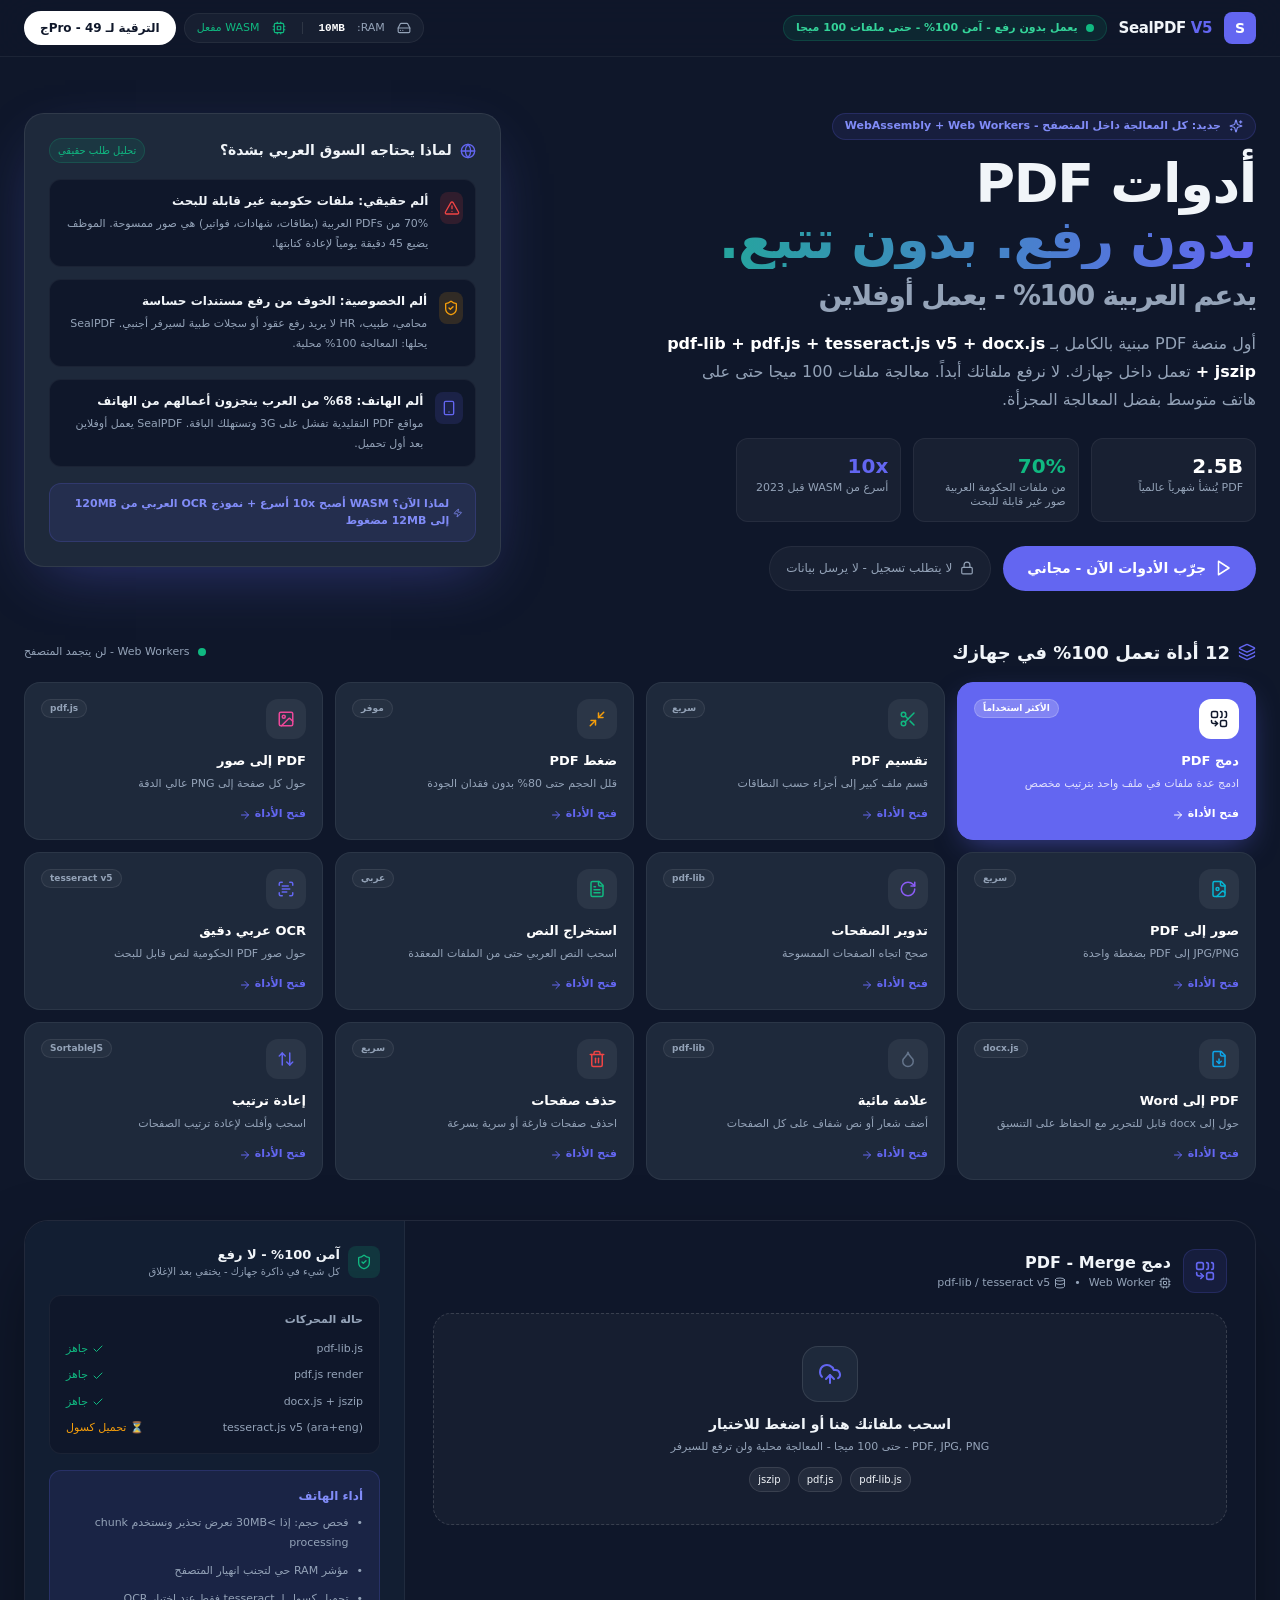
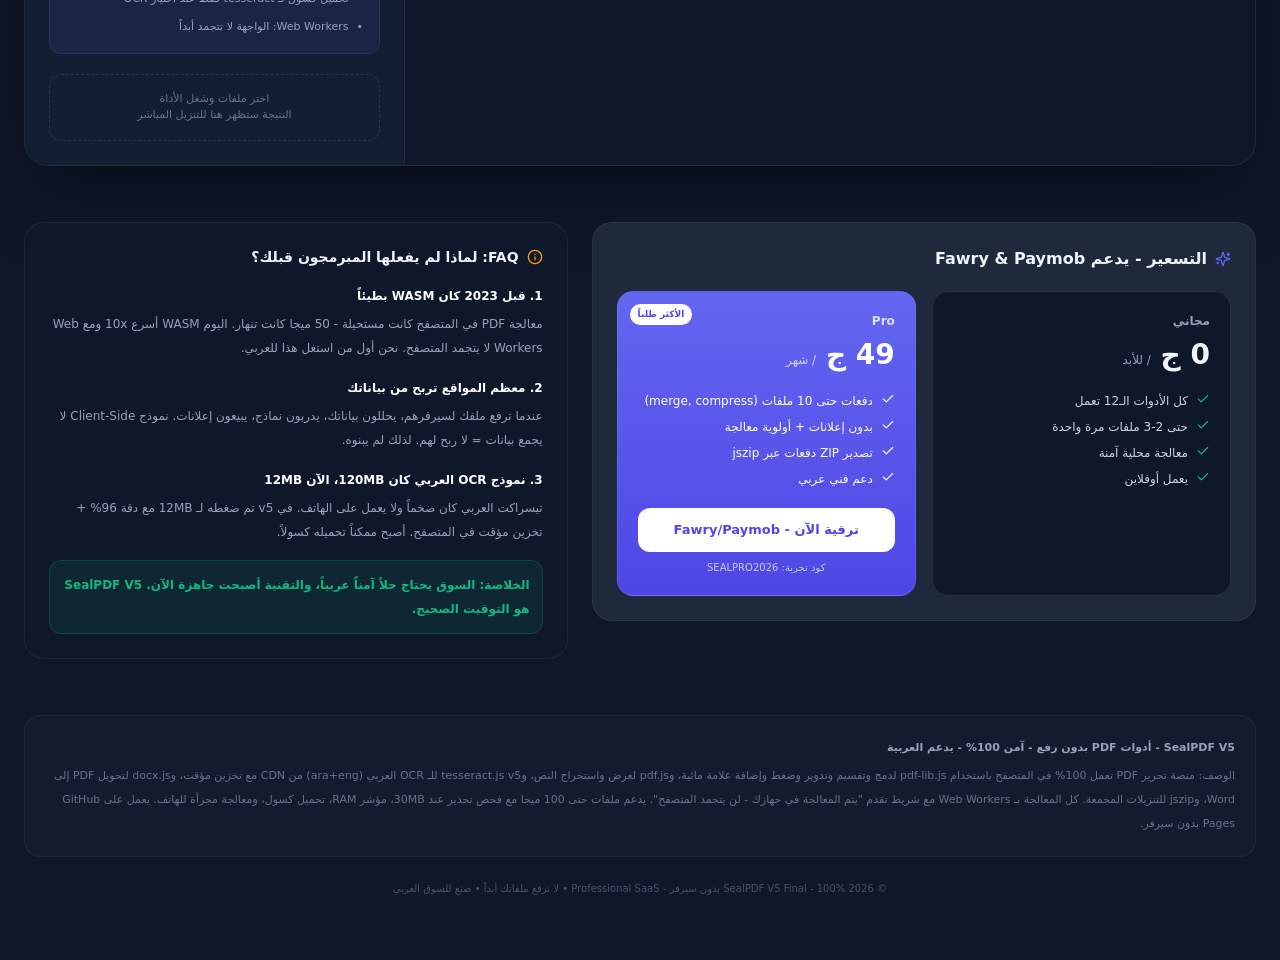
<file: sealpdf_x5f_v5_x5f_final_x5f_100.html>
<!DOCTYPE html>
<html lang="en">
<head>
  <meta charset="UTF-8">
  <meta name="viewport" content="width=device-width, initial-scale=1">
  <title>React Artifact</title>
  <style>*,:after,:before{--tw-border-spacing-x:0;--tw-border-spacing-y:0;--tw-translate-x:0;--tw-translate-y:0;--tw-rotate:0;--tw-skew-x:0;--tw-skew-y:0;--tw-scale-x:1;--tw-scale-y:1;--tw-pan-x: ;--tw-pan-y: ;--tw-pinch-zoom: ;--tw-scroll-snap-strictness:proximity;--tw-gradient-from-position: ;--tw-gradient-via-position: ;--tw-gradient-to-position: ;--tw-ordinal: ;--tw-slashed-zero: ;--tw-numeric-figure: ;--tw-numeric-spacing: ;--tw-numeric-fraction: ;--tw-ring-inset: ;--tw-ring-offset-width:0px;--tw-ring-offset-color:#fff;--tw-ring-color:rgba(59,130,246,.5);--tw-ring-offset-shadow:0 0 #0000;--tw-ring-shadow:0 0 #0000;--tw-shadow:0 0 #0000;--tw-shadow-colored:0 0 #0000;--tw-blur: ;--tw-brightness: ;--tw-contrast: ;--tw-grayscale: ;--tw-hue-rotate: ;--tw-invert: ;--tw-saturate: ;--tw-sepia: ;--tw-drop-shadow: ;--tw-backdrop-blur: ;--tw-backdrop-brightness: ;--tw-backdrop-contrast: ;--tw-backdrop-grayscale: ;--tw-backdrop-hue-rotate: ;--tw-backdrop-invert: ;--tw-backdrop-opacity: ;--tw-backdrop-saturate: ;--tw-backdrop-sepia: ;--tw-contain-size: ;--tw-contain-layout: ;--tw-contain-paint: ;--tw-contain-style: }::backdrop{--tw-border-spacing-x:0;--tw-border-spacing-y:0;--tw-translate-x:0;--tw-translate-y:0;--tw-rotate:0;--tw-skew-x:0;--tw-skew-y:0;--tw-scale-x:1;--tw-scale-y:1;--tw-pan-x: ;--tw-pan-y: ;--tw-pinch-zoom: ;--tw-scroll-snap-strictness:proximity;--tw-gradient-from-position: ;--tw-gradient-via-position: ;--tw-gradient-to-position: ;--tw-ordinal: ;--tw-slashed-zero: ;--tw-numeric-figure: ;--tw-numeric-spacing: ;--tw-numeric-fraction: ;--tw-ring-inset: ;--tw-ring-offset-width:0px;--tw-ring-offset-color:#fff;--tw-ring-color:rgba(59,130,246,.5);--tw-ring-offset-shadow:0 0 #0000;--tw-ring-shadow:0 0 #0000;--tw-shadow:0 0 #0000;--tw-shadow-colored:0 0 #0000;--tw-blur: ;--tw-brightness: ;--tw-contrast: ;--tw-grayscale: ;--tw-hue-rotate: ;--tw-invert: ;--tw-saturate: ;--tw-sepia: ;--tw-drop-shadow: ;--tw-backdrop-blur: ;--tw-backdrop-brightness: ;--tw-backdrop-contrast: ;--tw-backdrop-grayscale: ;--tw-backdrop-hue-rotate: ;--tw-backdrop-invert: ;--tw-backdrop-opacity: ;--tw-backdrop-saturate: ;--tw-backdrop-sepia: ;--tw-contain-size: ;--tw-contain-layout: ;--tw-contain-paint: ;--tw-contain-style: }/*! tailwindcss v3.4.18 | MIT License | https://tailwindcss.com*/*,:after,:before{box-sizing:border-box;border:0 solid #e5e7eb}:after,:before{--tw-content:""}:host,html{line-height:1.5;-webkit-text-size-adjust:100%;-moz-tab-size:4;-o-tab-size:4;tab-size:4;font-family:ui-sans-serif,system-ui,sans-serif,Apple Color Emoji,Segoe UI Emoji,Segoe UI Symbol,Noto Color Emoji;font-feature-settings:normal;font-variation-settings:normal;-webkit-tap-highlight-color:transparent}body{line-height:inherit}hr{height:0;color:inherit;border-top-width:1px}abbr:where([title]){-webkit-text-decoration:underline dotted;text-decoration:underline dotted}h1,h2,h3,h4,h5,h6{font-size:inherit;font-weight:inherit}a{color:inherit;text-decoration:inherit}b,strong{font-weight:bolder}code,kbd,pre,samp{font-family:ui-monospace,SFMono-Regular,Menlo,Monaco,Consolas,Liberation Mono,Courier New,monospace;font-feature-settings:normal;font-variation-settings:normal;font-size:1em}small{font-size:80%}sub,sup{font-size:75%;line-height:0;position:relative;vertical-align:baseline}sub{bottom:-.25em}sup{top:-.5em}table{text-indent:0;border-color:inherit;border-collapse:collapse}button,input,optgroup,select,textarea{font-family:inherit;font-feature-settings:inherit;font-variation-settings:inherit;font-size:100%;font-weight:inherit;line-height:inherit;letter-spacing:inherit;color:inherit;margin:0;padding:0}button,select{text-transform:none}button,input:where([type=button]),input:where([type=reset]),input:where([type=submit]){-webkit-appearance:button;background-color:transparent;background-image:none}:-moz-focusring{outline:auto}:-moz-ui-invalid{box-shadow:none}progress{vertical-align:baseline}::-webkit-inner-spin-button,::-webkit-outer-spin-button{height:auto}[type=search]{-webkit-appearance:textfield;outline-offset:-2px}::-webkit-search-decoration{-webkit-appearance:none}::-webkit-file-upload-button{-webkit-appearance:button;font:inherit}summary{display:list-item}blockquote,dd,dl,figure,h1,h2,h3,h4,h5,h6,hr,p,pre{margin:0}fieldset{margin:0}fieldset,legend{padding:0}menu,ol,ul{list-style:none;margin:0;padding:0}dialog{padding:0}textarea{resize:vertical}input::-moz-placeholder,textarea::-moz-placeholder{opacity:1;color:#9ca3af}input::placeholder,textarea::placeholder{opacity:1;color:#9ca3af}[role=button],button{cursor:pointer}:disabled{cursor:default}audio,canvas,embed,iframe,img,object,svg,video{display:block;vertical-align:middle}img,video{max-width:100%;height:auto}[hidden]:where(:not([hidden=until-found])){display:none}.fixed{position:fixed}.absolute{position:absolute}.relative{position:relative}.sticky{position:sticky}.inset-0{inset:0}.left-3{left:.75rem}.top-0{top:0}.top-3{top:.75rem}.z-50{z-index:50}.z-\[100\]{z-index:100}.mx-1{margin-left:.25rem;margin-right:.25rem}.mx-auto{margin-left:auto;margin-right:auto}.mb-2{margin-bottom:.5rem}.mb-3{margin-bottom:.75rem}.mb-4{margin-bottom:1rem}.mb-5{margin-bottom:1.25rem}.ml-3{margin-left:.75rem}.mr-auto{margin-right:auto}.mt-0\.5{margin-top:.125rem}.mt-1{margin-top:.25rem}.mt-10{margin-top:2.5rem}.mt-12{margin-top:3rem}.mt-14{margin-top:3.5rem}.mt-2{margin-top:.5rem}.mt-3{margin-top:.75rem}.mt-4{margin-top:1rem}.mt-5{margin-top:1.25rem}.mt-6{margin-top:1.5rem}.block{display:block}.flex{display:flex}.inline-flex{display:inline-flex}.grid{display:grid}.hidden{display:none}.aspect-\[3\/4\]{aspect-ratio:3/4}.h-10{height:2.5rem}.h-11{height:2.75rem}.h-14{height:3.5rem}.h-2{height:.5rem}.h-3{height:.75rem}.h-4{height:1rem}.h-7{height:1.75rem}.h-8{height:2rem}.h-9{height:2.25rem}.h-\[48px\]{height:48px}.h-\[56px\]{height:56px}.h-full{height:100%}.max-h-\[200px\]{max-height:200px}.max-h-\[260px\]{max-height:260px}.min-h-screen{min-height:100vh}.w-10{width:2.5rem}.w-11{width:2.75rem}.w-14{width:3.5rem}.w-2{width:.5rem}.w-4{width:1rem}.w-7{width:1.75rem}.w-8{width:2rem}.w-9{width:2.25rem}.w-full{width:100%}.w-px{width:1px}.min-w-0{min-width:0}.max-w-\[1280px\]{max-width:1280px}.max-w-\[420px\]{max-width:420px}.max-w-\[520px\]{max-width:520px}.max-w-\[58ch\]{max-width:58ch}.flex-1{flex:1 1 0%}.shrink-0{flex-shrink:0}.scale-\[0\.97\]{--tw-scale-x:0.97;--tw-scale-y:0.97;transform:translate(var(--tw-translate-x),var(--tw-translate-y)) rotate(var(--tw-rotate)) skewX(var(--tw-skew-x)) skewY(var(--tw-skew-y)) scaleX(var(--tw-scale-x)) scaleY(var(--tw-scale-y))}@keyframes pulse{50%{opacity:.5}}.animate-pulse{animation:pulse 2s cubic-bezier(.4,0,.6,1) infinite}@keyframes spin{to{transform:rotate(1turn)}}.animate-spin{animation:spin 1s linear infinite}.cursor-grab{cursor:grab}.cursor-pointer{cursor:pointer}.grid-cols-2{grid-template-columns:repeat(2,minmax(0,1fr))}.grid-cols-3{grid-template-columns:repeat(3,minmax(0,1fr))}.grid-cols-6{grid-template-columns:repeat(6,minmax(0,1fr))}.flex-col{flex-direction:column}.flex-wrap{flex-wrap:wrap}.items-start{align-items:flex-start}.items-center{align-items:center}.justify-center{justify-content:center}.justify-between{justify-content:space-between}.gap-1{gap:.25rem}.gap-2{gap:.5rem}.gap-3{gap:.75rem}.gap-4{gap:1rem}.gap-6{gap:1.5rem}.space-y-2>:not([hidden])~:not([hidden]){--tw-space-y-reverse:0;margin-top:calc(.5rem*(1 - var(--tw-space-y-reverse)));margin-bottom:calc(.5rem*var(--tw-space-y-reverse))}.space-y-2\.5>:not([hidden])~:not([hidden]){--tw-space-y-reverse:0;margin-top:calc(.625rem*(1 - var(--tw-space-y-reverse)));margin-bottom:calc(.625rem*var(--tw-space-y-reverse))}.space-y-3>:not([hidden])~:not([hidden]){--tw-space-y-reverse:0;margin-top:calc(.75rem*(1 - var(--tw-space-y-reverse)));margin-bottom:calc(.75rem*var(--tw-space-y-reverse))}.space-y-4>:not([hidden])~:not([hidden]){--tw-space-y-reverse:0;margin-top:calc(1rem*(1 - var(--tw-space-y-reverse)));margin-bottom:calc(1rem*var(--tw-space-y-reverse))}.overflow-auto{overflow:auto}.overflow-hidden,.truncate{overflow:hidden}.truncate{text-overflow:ellipsis;white-space:nowrap}.whitespace-pre-wrap{white-space:pre-wrap}.rounded{border-radius:.25rem}.rounded-2xl{border-radius:1rem}.rounded-\[16px\]{border-radius:16px}.rounded-\[18px\]{border-radius:18px}.rounded-\[20px\]{border-radius:20px}.rounded-\[24px\]{border-radius:24px}.rounded-full{border-radius:9999px}.rounded-lg{border-radius:.5rem}.rounded-xl{border-radius:.75rem}.border{border-width:1px}.border-2{border-width:2px}.border-\[1\.5px\]{border-width:1.5px}.border-b{border-bottom-width:1px}.border-t{border-top-width:1px}.border-dashed{border-style:dashed}.\!border-\[\#6366F1\]{--tw-border-opacity:1!important;border-color:rgb(99 102 241/var(--tw-border-opacity,1))!important}.border-\[\#10B981\]\/20{border-color:rgba(16,185,129,.2)}.border-\[\#6366F1\]{--tw-border-opacity:1;border-color:rgb(99 102 241/var(--tw-border-opacity,1))}.border-\[\#6366F1\]\/20{border-color:rgba(99,102,241,.2)}.border-\[\#818CF8\]\/30{border-color:rgba(129,140,248,.3)}.border-\[\#F59E0B\]\/20{border-color:rgba(245,158,11,.2)}.border-white\/10{border-color:hsla(0,0%,100%,.1)}.border-white\/15{border-color:hsla(0,0%,100%,.15)}.border-white\/20{border-color:hsla(0,0%,100%,.2)}.border-white\/30{border-color:hsla(0,0%,100%,.3)}.border-white\/5,.border-white\/\[0\.05\]{border-color:hsla(0,0%,100%,.05)}.border-white\/\[0\.06\]{border-color:hsla(0,0%,100%,.06)}.border-white\/\[0\.08\]{border-color:hsla(0,0%,100%,.08)}.border-t-white{--tw-border-opacity:1;border-top-color:rgb(255 255 255/var(--tw-border-opacity,1))}.\!bg-\[\#6366F1\]\/10{background-color:rgba(99,102,241,.1)!important}.bg-\[\#0F172A\]{--tw-bg-opacity:1;background-color:rgb(15 23 42/var(--tw-bg-opacity,1))}.bg-\[\#0F172A\]\/80{background-color:rgba(15,23,42,.8)}.bg-\[\#10B981\]{--tw-bg-opacity:1;background-color:rgb(16 185 129/var(--tw-bg-opacity,1))}.bg-\[\#10B981\]\/10{background-color:rgba(16,185,129,.1)}.bg-\[\#10B981\]\/15{background-color:rgba(16,185,129,.15)}.bg-\[\#121E32\]{--tw-bg-opacity:1;background-color:rgb(18 30 50/var(--tw-bg-opacity,1))}.bg-\[\#1E293B\]{--tw-bg-opacity:1;background-color:rgb(30 41 59/var(--tw-bg-opacity,1))}.bg-\[\#6366F1\]{--tw-bg-opacity:1;background-color:rgb(99 102 241/var(--tw-bg-opacity,1))}.bg-\[\#6366F1\]\/10{background-color:rgba(99,102,241,.1)}.bg-\[\#6366F1\]\/15{background-color:rgba(99,102,241,.15)}.bg-\[\#EF4444\]\/15{background-color:rgba(239,68,68,.15)}.bg-\[\#F59E0B\]\/10{background-color:rgba(245,158,11,.1)}.bg-\[\#F59E0B\]\/15{background-color:rgba(245,158,11,.15)}.bg-\[var\(--bg\)\]{background-color:var(--bg)}.bg-black\/70{background-color:rgba(0,0,0,.7)}.bg-white{--tw-bg-opacity:1;background-color:rgb(255 255 255/var(--tw-bg-opacity,1))}.bg-white\/10{background-color:hsla(0,0%,100%,.1)}.bg-white\/20{background-color:hsla(0,0%,100%,.2)}.bg-white\/5{background-color:hsla(0,0%,100%,.05)}.bg-white\/\[0\.02\]{background-color:hsla(0,0%,100%,.02)}.bg-white\/\[0\.03\]{background-color:hsla(0,0%,100%,.03)}.bg-white\/\[0\.04\]{background-color:hsla(0,0%,100%,.04)}.bg-white\/\[0\.06\]{background-color:hsla(0,0%,100%,.06)}.bg-gradient-to-b{background-image:linear-gradient(to bottom,var(--tw-gradient-stops))}.bg-gradient-to-l{background-image:linear-gradient(to left,var(--tw-gradient-stops))}.from-\[\#6366F1\]{--tw-gradient-from:#6366f1 var(--tw-gradient-from-position);--tw-gradient-to:rgba(99,102,241,0) var(--tw-gradient-to-position);--tw-gradient-stops:var(--tw-gradient-from),var(--tw-gradient-to)}.to-\[\#10B981\]{--tw-gradient-to:#10b981 var(--tw-gradient-to-position)}.to-\[\#4F46E5\]{--tw-gradient-to:#4f46e5 var(--tw-gradient-to-position)}.bg-clip-text{-webkit-background-clip:text;background-clip:text}.p-2{padding:.5rem}.p-3{padding:.75rem}.p-4{padding:1rem}.p-5{padding:1.25rem}.p-6{padding:1.5rem}.px-2{padding-left:.5rem;padding-right:.5rem}.px-2\.5{padding-left:.625rem;padding-right:.625rem}.px-3{padding-left:.75rem;padding-right:.75rem}.px-4{padding-left:1rem;padding-right:1rem}.px-5{padding-left:1.25rem;padding-right:1.25rem}.px-6{padding-left:1.5rem;padding-right:1.5rem}.py-0\.5{padding-top:.125rem;padding-bottom:.125rem}.py-1{padding-top:.25rem;padding-bottom:.25rem}.py-1\.5{padding-top:.375rem;padding-bottom:.375rem}.py-2{padding-top:.5rem;padding-bottom:.5rem}.py-2\.5{padding-top:.625rem;padding-bottom:.625rem}.py-3{padding-top:.75rem;padding-bottom:.75rem}.pb-2{padding-bottom:.5rem}.pb-8{padding-bottom:2rem}.pr-1{padding-right:.25rem}.pt-8{padding-top:2rem}.text-left{text-align:left}.text-center{text-align:center}.text-right{text-align:right}.font-mono{font-family:ui-monospace,SFMono-Regular,Menlo,Monaco,Consolas,Liberation Mono,Courier New,monospace}.text-\[10px\]{font-size:10px}.text-\[11px\]{font-size:11px}.text-\[12px\]{font-size:12px}.text-\[13px\]{font-size:13px}.text-\[14px\]{font-size:14px}.text-\[15px\]{font-size:15px}.text-\[16px\]{font-size:16px}.text-\[18px\]{font-size:18px}.text-\[20px\]{font-size:20px}.text-\[22px\]{font-size:22px}.text-\[28px\]{font-size:28px}.text-\[32px\]{font-size:32px}.text-\[9px\]{font-size:9px}.font-\[800\]{font-weight:800}.font-black{font-weight:900}.font-bold{font-weight:700}.font-normal{font-weight:400}.leading-5{line-height:1.25rem}.leading-6{line-height:1.5rem}.leading-7{line-height:1.75rem}.leading-\[1\.05\]{line-height:1.05}.leading-tight{line-height:1.25}.tracking-tight{letter-spacing:-.025em}.text-\[\#0F172A\]{--tw-text-opacity:1;color:rgb(15 23 42/var(--tw-text-opacity,1))}.text-\[\#10B981\]{--tw-text-opacity:1;color:rgb(16 185 129/var(--tw-text-opacity,1))}.text-\[\#34D399\]{--tw-text-opacity:1;color:rgb(52 211 153/var(--tw-text-opacity,1))}.text-\[\#475569\]{--tw-text-opacity:1;color:rgb(71 85 105/var(--tw-text-opacity,1))}.text-\[\#4F46E5\]{--tw-text-opacity:1;color:rgb(79 70 229/var(--tw-text-opacity,1))}.text-\[\#6366F1\]{--tw-text-opacity:1;color:rgb(99 102 241/var(--tw-text-opacity,1))}.text-\[\#64748B\]{--tw-text-opacity:1;color:rgb(100 116 139/var(--tw-text-opacity,1))}.text-\[\#818CF8\]{--tw-text-opacity:1;color:rgb(129 140 248/var(--tw-text-opacity,1))}.text-\[\#94A3B8\]{--tw-text-opacity:1;color:rgb(148 163 184/var(--tw-text-opacity,1))}.text-\[\#CBD5E1\]{--tw-text-opacity:1;color:rgb(203 213 225/var(--tw-text-opacity,1))}.text-\[\#EF4444\]{--tw-text-opacity:1;color:rgb(239 68 68/var(--tw-text-opacity,1))}.text-\[\#F59E0B\]{--tw-text-opacity:1;color:rgb(245 158 11/var(--tw-text-opacity,1))}.text-\[\#FBBF24\]{--tw-text-opacity:1;color:rgb(251 191 36/var(--tw-text-opacity,1))}.text-\[var\(--text\)\]{color:var(--text)}.text-transparent{color:transparent}.text-white{--tw-text-opacity:1;color:rgb(255 255 255/var(--tw-text-opacity,1))}.text-white\/70{color:hsla(0,0%,100%,.7)}.text-white\/80{color:hsla(0,0%,100%,.8)}.shadow-2xl{--tw-shadow:0 25px 50px -12px rgba(0,0,0,.25);--tw-shadow-colored:0 25px 50px -12px var(--tw-shadow-color)}.shadow-2xl,.shadow-\[0_10px_30px_-10px_rgba\(99\2c 102\2c 241\2c 0\.6\)\]{box-shadow:var(--tw-ring-offset-shadow,0 0 #0000),var(--tw-ring-shadow,0 0 #0000),var(--tw-shadow)}.shadow-\[0_10px_30px_-10px_rgba\(99\2c 102\2c 241\2c 0\.6\)\]{--tw-shadow:0 10px 30px -10px rgba(99,102,241,.6);--tw-shadow-colored:0 10px 30px -10px var(--tw-shadow-color)}.shadow-\[0_20px_60px_-20px_rgba\(99\2c 102\2c 241\2c 0\.4\)\]{--tw-shadow:0 20px 60px -20px rgba(99,102,241,.4);--tw-shadow-colored:0 20px 60px -20px var(--tw-shadow-color);box-shadow:var(--tw-ring-offset-shadow,0 0 #0000),var(--tw-ring-shadow,0 0 #0000),var(--tw-shadow)}.shadow-\[0_30px_80px_-20px_rgba\(0\2c 0\2c 0\2c 0\.6\)\]{--tw-shadow:0 30px 80px -20px rgba(0,0,0,.6);--tw-shadow-colored:0 30px 80px -20px var(--tw-shadow-color);box-shadow:var(--tw-ring-offset-shadow,0 0 #0000),var(--tw-ring-shadow,0 0 #0000),var(--tw-shadow)}.outline-none{outline:2px solid transparent;outline-offset:2px}.ring-2{--tw-ring-offset-shadow:var(--tw-ring-inset) 0 0 0 var(--tw-ring-offset-width) var(--tw-ring-offset-color);--tw-ring-shadow:var(--tw-ring-inset) 0 0 0 calc(2px + var(--tw-ring-offset-width)) var(--tw-ring-color);box-shadow:var(--tw-ring-offset-shadow),var(--tw-ring-shadow),var(--tw-shadow,0 0 #0000)}.ring-white\/20{--tw-ring-color:hsla(0,0%,100%,.2)}.filter{filter:var(--tw-blur) var(--tw-brightness) var(--tw-contrast) var(--tw-grayscale) var(--tw-hue-rotate) var(--tw-invert) var(--tw-saturate) var(--tw-sepia) var(--tw-drop-shadow)}.backdrop-blur-md{--tw-backdrop-blur:blur(12px)}.backdrop-blur-md,.backdrop-blur-xl{backdrop-filter:var(--tw-backdrop-blur) var(--tw-backdrop-brightness) var(--tw-backdrop-contrast) var(--tw-backdrop-grayscale) var(--tw-backdrop-hue-rotate) var(--tw-backdrop-invert) var(--tw-backdrop-opacity) var(--tw-backdrop-saturate) var(--tw-backdrop-sepia)}.backdrop-blur-xl{--tw-backdrop-blur:blur(24px)}.transition{transition-property:color,background-color,border-color,text-decoration-color,fill,stroke,opacity,box-shadow,transform,filter,backdrop-filter;transition-timing-function:cubic-bezier(.4,0,.2,1);transition-duration:.15s}.transition-all{transition-property:all;transition-timing-function:cubic-bezier(.4,0,.2,1);transition-duration:.15s}:root{--bg:#0f172a;--bg-soft:#162032;--bg-card:#1e293b;--bg-card-hover:#243449;--border:#2a3a52;--text:#f1f5f9;--text-muted:#94a3b8;--text-dim:#64748b;--indigo:#6366f1;--indigo-soft:#818cf8;--emerald:#10b981;--emerald-soft:#34d399;--slate:#0f172a;--zinc-800:#27272a;--safe-area-inset-top:0px}*{font-family:Cairo,system-ui,-apple-system,Segoe UI,Inter,sans-serif}html{scroll-behavior:smooth}body,html{background:var(--bg)}body{color:var(--text);margin:0;overflow-x:hidden}::-webkit-scrollbar{width:6px;height:6px}::-webkit-scrollbar-thumb{background:#334155;border-radius:999px}.selection\:bg-\[\#6366F1\]\/30 ::-moz-selection{background-color:rgba(99,102,241,.3)}.selection\:bg-\[\#6366F1\]\/30 ::selection{background-color:rgba(99,102,241,.3)}.selection\:bg-\[\#6366F1\]\/30::-moz-selection{background-color:rgba(99,102,241,.3)}.selection\:bg-\[\#6366F1\]\/30::selection{background-color:rgba(99,102,241,.3)}.hover\:border-\[\#6366F1\]\/50:hover{border-color:rgba(99,102,241,.5)}.hover\:border-white\/\[0\.1\]:hover{border-color:hsla(0,0%,100%,.1)}.hover\:bg-\[\#0ea371\]:hover{--tw-bg-opacity:1;background-color:rgb(14 163 113/var(--tw-bg-opacity,1))}.hover\:bg-\[\#243449\]:hover{--tw-bg-opacity:1;background-color:rgb(36 52 73/var(--tw-bg-opacity,1))}.hover\:bg-\[\#5458e0\]:hover{--tw-bg-opacity:1;background-color:rgb(84 88 224/var(--tw-bg-opacity,1))}.hover\:bg-\[\#6366F1\]\/5:hover{background-color:rgba(99,102,241,.05)}.hover\:bg-white\/10:hover{background-color:hsla(0,0%,100%,.1)}.hover\:bg-zinc-100:hover{--tw-bg-opacity:1;background-color:rgb(244 244 245/var(--tw-bg-opacity,1))}.hover\:underline:hover{text-decoration-line:underline}.focus\:border-\[\#6366F1\]:focus{--tw-border-opacity:1;border-color:rgb(99 102 241/var(--tw-border-opacity,1))}.active\:cursor-grabbing:active{cursor:grabbing}.disabled\:cursor-not-allowed:disabled{cursor:not-allowed}.disabled\:opacity-50:disabled{opacity:.5}.group:hover .group-hover\:translate-x-0\.5{--tw-translate-x:0.125rem}.group:hover .group-hover\:scale-105,.group:hover .group-hover\:translate-x-0\.5{transform:translate(var(--tw-translate-x),var(--tw-translate-y)) rotate(var(--tw-rotate)) skewX(var(--tw-skew-x)) skewY(var(--tw-skew-y)) scaleX(var(--tw-scale-x)) scaleY(var(--tw-scale-y))}.group:hover .group-hover\:scale-105{--tw-scale-x:1.05;--tw-scale-y:1.05}@media (min-width:768px){.md\:flex{display:flex}.md\:inline-flex{display:inline-flex}.md\:hidden{display:none}.md\:grid-cols-2{grid-template-columns:repeat(2,minmax(0,1fr))}.md\:grid-cols-3{grid-template-columns:repeat(3,minmax(0,1fr))}.md\:gap-10{gap:2.5rem}.md\:p-6{padding:1.5rem}.md\:p-7{padding:1.75rem}.md\:p-8{padding:2rem}.md\:px-6{padding-left:1.5rem;padding-right:1.5rem}.md\:pt-14{padding-top:3.5rem}.md\:text-right{text-align:right}.md\:text-\[16px\]{font-size:16px}.md\:text-\[28px\]{font-size:28px}.md\:text-\[54px\]{font-size:54px}}@media (min-width:1024px){.lg\:flex{display:flex}.lg\:w-\[380px\]{width:380px}.lg\:grid-cols-4{grid-template-columns:repeat(4,minmax(0,1fr))}.lg\:grid-cols-\[1\.1fr_0\.9fr\]{grid-template-columns:1.1fr .9fr}.lg\:grid-cols-\[1\.2fr_0\.8fr\]{grid-template-columns:1.2fr .8fr}.lg\:flex-row{flex-direction:row}.lg\:border-r{border-right-width:1px}.lg\:border-t-0{border-top-width:0}}</style>
</head>
<body>
  <div id="root"></div>
  
  <script type="module">var td=Object.create;var{getPrototypeOf:rd,defineProperty:ku,getOwnPropertyNames:ld}=Object;var ud=Object.prototype.hasOwnProperty;var Ke=(e,n,t)=>{t=e!=null?td(rd(e)):{};let r=n||!e||!e.__esModule?ku(t,"default",{value:e,enumerable:!0}):t;for(let l of ld(e))if(!ud.call(r,l))ku(r,l,{get:()=>e[l],enumerable:!0});return r};var Yr=(e,n)=>()=>(n||e((n={exports:{}}).exports,n),n.exports);var id=(e,n)=>{for(var t in n)ku(e,t,{get:n[t],enumerable:!0,configurable:!0,set:(r)=>n[t]=()=>r})};var od=(e,n)=>()=>(e&&(n=e(e=0)),n);var On=Yr((_d)=>{var Dt=Symbol.for("react.element"),ad=Symbol.for("react.portal"),sd=Symbol.for("react.fragment"),fd=Symbol.for("react.strict_mode"),cd=Symbol.for("react.profiler"),dd=Symbol.for("react.provider"),pd=Symbol.for("react.context"),vd=Symbol.for("react.forward_ref"),hd=Symbol.for("react.suspense"),md=Symbol.for("react.memo"),yd=Symbol.for("react.lazy"),jo=Symbol.iterator;function gd(e){if(e===null||typeof e!=="object")return null;return e=jo&&e[jo]||e["@@iterator"],typeof e==="function"?e:null}var na={isMounted:function(){return!1},enqueueForceUpdate:function(){},enqueueReplaceState:function(){},enqueueSetState:function(){}},ta=Object.assign,ra={};function Gn(e,n,t){this.props=e,this.context=n,this.refs=ra,this.updater=t||na}Gn.prototype.isReactComponent={};Gn.prototype.setState=function(e,n){if(typeof e!=="object"&&typeof e!=="function"&&e!=null)throw Error("setState(...): takes an object of state variables to update or a function which returns an object of state variables.");this.updater.enqueueSetState(this,e,n,"setState")};Gn.prototype.forceUpdate=function(e){this.updater.enqueueForceUpdate(this,e,"forceUpdate")};function la(){}la.prototype=Gn.prototype;function _u(e,n,t){this.props=e,this.context=n,this.refs=ra,this.updater=t||na}var Cu=_u.prototype=new la;Cu.constructor=_u;ta(Cu,Gn.prototype);Cu.isPureReactComponent=!0;var bo=Array.isArray,ua=Object.prototype.hasOwnProperty,Nu={current:null},ia={key:!0,ref:!0,__self:!0,__source:!0};function oa(e,n,t){var r,l={},u=null,i=null;if(n!=null)for(r in n.ref!==void 0&&(i=n.ref),n.key!==void 0&&(u=""+n.key),n)ua.call(n,r)&&!ia.hasOwnProperty(r)&&(l[r]=n[r]);var o=arguments.length-2;if(o===1)l.children=t;else if(1<o){for(var a=Array(o),f=0;f<o;f++)a[f]=arguments[f+2];l.children=a}if(e&&e.defaultProps)for(r in o=e.defaultProps,o)l[r]===void 0&&(l[r]=o[r]);return{$$typeof:Dt,type:e,key:u,ref:i,props:l,_owner:Nu.current}}function Sd(e,n){return{$$typeof:Dt,type:e.type,key:n,ref:e.ref,props:e.props,_owner:e._owner}}function zu(e){return typeof e==="object"&&e!==null&&e.$$typeof===Dt}function wd(e){var n={"=":"=0",":":"=2"};return"$"+e.replace(/[=:]/g,function(t){return n[t]})}var ea=/\/+/g;function Eu(e,n){return typeof e==="object"&&e!==null&&e.key!=null?wd(""+e.key):n.toString(36)}function Gr(e,n,t,r,l){var u=typeof e;if(u==="undefined"||u==="boolean")e=null;var i=!1;if(e===null)i=!0;else switch(u){case"string":case"number":i=!0;break;case"object":switch(e.$$typeof){case Dt:case ad:i=!0}}if(i)return i=e,l=l(i),e=r===""?"."+Eu(i,0):r,bo(l)?(t="",e!=null&&(t=e.replace(ea,"$&/")+"/"),Gr(l,n,t,"",function(f){return f})):l!=null&&(zu(l)&&(l=Sd(l,t+(!l.key||i&&i.key===l.key?"":(""+l.key).replace(ea,"$&/")+"/")+e)),n.push(l)),1;if(i=0,r=r===""?".":r+":",bo(e))for(var o=0;o<e.length;o++){u=e[o];var a=r+Eu(u,o);i+=Gr(u,n,t,a,l)}else if(a=gd(e),typeof a==="function")for(e=a.call(e),o=0;!(u=e.next()).done;)u=u.value,a=r+Eu(u,o++),i+=Gr(u,n,t,a,l);else if(u==="object")throw n=String(e),Error("Objects are not valid as a React child (found: "+(n==="[object Object]"?"object with keys {"+Object.keys(e).join(", ")+"}":n)+"). If you meant to render a collection of children, use an array instead.");return i}function Xr(e,n,t){if(e==null)return e;var r=[],l=0;return Gr(e,r,"","",function(u){return n.call(t,u,l++)}),r}function kd(e){if(e._status===-1){var n=e._result;n=n(),n.then(function(t){if(e._status===0||e._status===-1)e._status=1,e._result=t},function(t){if(e._status===0||e._status===-1)e._status=2,e._result=t}),e._status===-1&&(e._status=0,e._result=n)}if(e._status===1)return e._result.default;throw e._result}var ae={current:null},Zr={transition:null},Ed={ReactCurrentDispatcher:ae,ReactCurrentBatchConfig:Zr,ReactCurrentOwner:Nu};function aa(){throw Error("act(...) is not supported in production builds of React.")}_d.Children={map:Xr,forEach:function(e,n,t){Xr(e,function(){n.apply(this,arguments)},t)},count:function(e){var n=0;return Xr(e,function(){n++}),n},toArray:function(e){return Xr(e,function(n){return n})||[]},only:function(e){if(!zu(e))throw Error("React.Children.only expected to receive a single React element child.");return e}};_d.Component=Gn;_d.Fragment=sd;_d.Profiler=cd;_d.PureComponent=_u;_d.StrictMode=fd;_d.Suspense=hd;_d.__SECRET_INTERNALS_DO_NOT_USE_OR_YOU_WILL_BE_FIRED=Ed;_d.act=aa;_d.cloneElement=function(e,n,t){if(e===null||e===void 0)throw Error("React.cloneElement(...): The argument must be a React element, but you passed "+e+".");var r=ta({},e.props),l=e.key,u=e.ref,i=e._owner;if(n!=null){if(n.ref!==void 0&&(u=n.ref,i=Nu.current),n.key!==void 0&&(l=""+n.key),e.type&&e.type.defaultProps)var o=e.type.defaultProps;for(a in n)ua.call(n,a)&&!ia.hasOwnProperty(a)&&(r[a]=n[a]===void 0&&o!==void 0?o[a]:n[a])}var a=arguments.length-2;if(a===1)r.children=t;else if(1<a){o=Array(a);for(var f=0;f<a;f++)o[f]=arguments[f+2];r.children=o}return{$$typeof:Dt,type:e.type,key:l,ref:u,props:r,_owner:i}};_d.createContext=function(e){return e={$$typeof:pd,_currentValue:e,_currentValue2:e,_threadCount:0,Provider:null,Consumer:null,_defaultValue:null,_globalName:null},e.Provider={$$typeof:dd,_context:e},e.Consumer=e};_d.createElement=oa;_d.createFactory=function(e){var n=oa.bind(null,e);return n.type=e,n};_d.createRef=function(){return{current:null}};_d.forwardRef=function(e){return{$$typeof:vd,render:e}};_d.isValidElement=zu;_d.lazy=function(e){return{$$typeof:yd,_payload:{_status:-1,_result:e},_init:kd}};_d.memo=function(e,n){return{$$typeof:md,type:e,compare:n===void 0?null:n}};_d.startTransition=function(e){var n=Zr.transition;Zr.transition={};try{e()}finally{Zr.transition=n}};_d.unstable_act=aa;_d.useCallback=function(e,n){return ae.current.useCallback(e,n)};_d.useContext=function(e){return ae.current.useContext(e)};_d.useDebugValue=function(){};_d.useDeferredValue=function(e){return ae.current.useDeferredValue(e)};_d.useEffect=function(e,n){return ae.current.useEffect(e,n)};_d.useId=function(){return ae.current.useId()};_d.useImperativeHandle=function(e,n,t){return ae.current.useImperativeHandle(e,n,t)};_d.useInsertionEffect=function(e,n){return ae.current.useInsertionEffect(e,n)};_d.useLayoutEffect=function(e,n){return ae.current.useLayoutEffect(e,n)};_d.useMemo=function(e,n){return ae.current.useMemo(e,n)};_d.useReducer=function(e,n,t){return ae.current.useReducer(e,n,t)};_d.useRef=function(e){return ae.current.useRef(e)};_d.useState=function(e){return ae.current.useState(e)};_d.useSyncExternalStore=function(e,n,t){return ae.current.useSyncExternalStore(e,n,t)};_d.useTransition=function(){return ae.current.useTransition()};_d.version="18.3.1"});var ha=Yr((op)=>{function Tu(e,n){var t=e.length;e.push(n);e:for(;0<t;){var r=t-1>>>1,l=e[r];if(0<Jr(l,n))e[r]=n,e[t]=l,t=r;else break e}}function Te(e){return e.length===0?null:e[0]}function el(e){if(e.length===0)return null;var n=e[0],t=e.pop();if(t!==n){e[0]=t;e:for(var r=0,l=e.length,u=l>>>1;r<u;){var i=2*(r+1)-1,o=e[i],a=i+1,f=e[a];if(0>Jr(o,t))a<l&&0>Jr(f,o)?(e[r]=f,e[a]=t,r=a):(e[r]=o,e[i]=t,r=i);else if(a<l&&0>Jr(f,t))e[r]=f,e[a]=t,r=a;else break e}}return n}function Jr(e,n){var t=e.sortIndex-n.sortIndex;return t!==0?t:e.id-n.id}if(typeof performance==="object"&&typeof performance.now==="function")Ou=performance,op.unstable_now=function(){return Ou.now()};else qr=Date,Ru=qr.now(),op.unstable_now=function(){return qr.now()-Ru};var Ou,qr,Ru,Be=[],ln=[],ip=1,ke=null,re=3,nl=!1,Rn=!1,Mt=!1,fa=typeof setTimeout==="function"?setTimeout:null,ca=typeof clearTimeout==="function"?clearTimeout:null,sa=typeof setImmediate<"u"?setImmediate:null;typeof navigator<"u"&&navigator.scheduling!==void 0&&navigator.scheduling.isInputPending!==void 0&&navigator.scheduling.isInputPending.bind(navigator.scheduling);function Du(e){for(var n=Te(ln);n!==null;){if(n.callback===null)el(ln);else if(n.startTime<=e)el(ln),n.sortIndex=n.expirationTime,Tu(Be,n);else break;n=Te(ln)}}function Mu(e){if(Mt=!1,Du(e),!Rn)if(Te(Be)!==null)Rn=!0,Iu(Lu);else{var n=Te(ln);n!==null&&Vu(Mu,n.startTime-e)}}function Lu(e,n){Rn=!1,Mt&&(Mt=!1,ca(Lt),Lt=-1),nl=!0;var t=re;try{Du(n);for(ke=Te(Be);ke!==null&&(!(ke.expirationTime>n)||e&&!va());){var r=ke.callback;if(typeof r==="function"){ke.callback=null,re=ke.priorityLevel;var l=r(ke.expirationTime<=n);n=op.unstable_now(),typeof l==="function"?ke.callback=l:ke===Te(Be)&&el(Be),Du(n)}else el(Be);ke=Te(Be)}if(ke!==null)var u=!0;else{var i=Te(ln);i!==null&&Vu(Mu,i.startTime-n),u=!1}return u}finally{ke=null,re=t,nl=!1}}var tl=!1,jr=null,Lt=-1,da=5,pa=-1;function va(){return op.unstable_now()-pa<da?!1:!0}function Pu(){if(jr!==null){var e=op.unstable_now();pa=e;var n=!0;try{n=jr(!0,e)}finally{n?Ft():(tl=!1,jr=null)}}else tl=!1}var Ft;if(typeof sa==="function")Ft=function(){sa(Pu)};else if(typeof MessageChannel<"u")br=new MessageChannel,Fu=br.port2,br.port1.onmessage=Pu,Ft=function(){Fu.postMessage(null)};else Ft=function(){fa(Pu,0)};var br,Fu;function Iu(e){jr=e,tl||(tl=!0,Ft())}function Vu(e,n){Lt=fa(function(){e(op.unstable_now())},n)}op.unstable_IdlePriority=5;op.unstable_ImmediatePriority=1;op.unstable_LowPriority=4;op.unstable_NormalPriority=3;op.unstable_Profiling=null;op.unstable_UserBlockingPriority=2;op.unstable_cancelCallback=function(e){e.callback=null};op.unstable_continueExecution=function(){Rn||nl||(Rn=!0,Iu(Lu))};op.unstable_forceFrameRate=function(e){0>e||125<e?console.error("forceFrameRate takes a positive int between 0 and 125, forcing frame rates higher than 125 fps is not supported"):da=0<e?Math.floor(1000/e):5};op.unstable_getCurrentPriorityLevel=function(){return re};op.unstable_getFirstCallbackNode=function(){return Te(Be)};op.unstable_next=function(e){switch(re){case 1:case 2:case 3:var n=3;break;default:n=re}var t=re;re=n;try{return e()}finally{re=t}};op.unstable_pauseExecution=function(){};op.unstable_requestPaint=function(){};op.unstable_runWithPriority=function(e,n){switch(e){case 1:case 2:case 3:case 4:case 5:break;default:e=3}var t=re;re=e;try{return n()}finally{re=t}};op.unstable_scheduleCallback=function(e,n,t){var r=op.unstable_now();switch(typeof t==="object"&&t!==null?(t=t.delay,t=typeof t==="number"&&0<t?r+t:r):t=r,e){case 1:var l=-1;break;case 2:l=250;break;case 5:l=1073741823;break;case 4:l=1e4;break;default:l=5000}return l=t+l,e={id:ip++,callback:n,priorityLevel:e,startTime:t,expirationTime:l,sortIndex:-1},t>r?(e.sortIndex=t,Tu(ln,e),Te(Be)===null&&e===Te(ln)&&(Mt?(ca(Lt),Lt=-1):Mt=!0,Vu(Mu,t-r))):(e.sortIndex=l,Tu(Be,e),Rn||nl||(Rn=!0,Iu(Lu))),e};op.unstable_shouldYield=va;op.unstable_wrapCallback=function(e){var n=re;return function(){var t=re;re=n;try{return e.apply(this,arguments)}finally{re=t}}}});var Wo={};id(Wo,{version:()=>Rc,unstable_renderSubtreeIntoContainer:()=>Oc,unstable_batchedUpdates:()=>Tc,unmountComponentAtNode:()=>Pc,render:()=>zc,hydrateRoot:()=>Nc,hydrate:()=>Cc,flushSync:()=>_c,findDOMNode:()=>Ec,createRoot:()=>kc,createPortal:()=>wc,__SECRET_INTERNALS_DO_NOT_USE_OR_YOU_WILL_BE_FIRED:()=>Sc});function S(e){for(var n="https://reactjs.org/docs/error-decoder.html?invariant="+e,t=1;t<arguments.length;t++)n+="&args[]="+encodeURIComponent(arguments[t]);return"Minified React error #"+e+"; visit "+n+" for the full message or use the non-minified dev environment for full errors and additional helpful warnings."}function Kn(e,n){mt(e,n),mt(e+"Capture",n)}function mt(e,n){ur[e]=n;for(e=0;e<n.length;e++)ks.add(n[e])}function Pp(e){if(li.call(ya,e))return!0;if(li.call(ma,e))return!1;if(zp.test(e))return ya[e]=!0;return ma[e]=!0,!1}function Tp(e,n,t,r){if(t!==null&&t.type===0)return!1;switch(typeof n){case"function":case"symbol":return!0;case"boolean":if(r)return!1;if(t!==null)return!t.acceptsBooleans;return e=e.toLowerCase().slice(0,5),e!=="data-"&&e!=="aria-";default:return!1}}function Op(e,n,t,r){if(n===null||typeof n>"u"||Tp(e,n,t,r))return!0;if(r)return!1;if(t!==null)switch(t.type){case 3:return!n;case 4:return n===!1;case 5:return isNaN(n);case 6:return isNaN(n)||1>n}return!1}function ce(e,n,t,r,l,u,i){this.acceptsBooleans=n===2||n===3||n===4,this.attributeName=r,this.attributeNamespace=l,this.mustUseProperty=t,this.propertyName=e,this.type=n,this.sanitizeURL=u,this.removeEmptyString=i}function bi(e){return e[1].toUpperCase()}function eo(e,n,t,r){var l=ne.hasOwnProperty(n)?ne[n]:null;if(l!==null?l.type!==0:r||!(2<n.length)||n[0]!=="o"&&n[0]!=="O"||n[1]!=="n"&&n[1]!=="N")Op(n,t,l,r)&&(t=null),r||l===null?Pp(n)&&(t===null?e.removeAttribute(n):e.setAttribute(n,""+t)):l.mustUseProperty?e[l.propertyName]=t===null?l.type===3?!1:"":t:(n=l.attributeName,r=l.attributeNamespace,t===null?e.removeAttribute(n):(l=l.type,t=l===3||l===4&&t===!0?"":""+t,r?e.setAttributeNS(r,n,t):e.setAttribute(n,t)))}function It(e){if(e===null||typeof e!=="object")return null;return e=ga&&e[ga]||e["@@iterator"],typeof e==="function"?e:null}function At(e){if(Bu===void 0)try{throw Error()}catch(t){var n=t.stack.trim().match(/\n( *(at )?)/);Bu=n&&n[1]||""}return`
`+Bu+e}function Qu(e,n){if(!e||$u)return"";$u=!0;var t=Error.prepareStackTrace;Error.prepareStackTrace=void 0;try{if(n)if(n=function(){throw Error()},Object.defineProperty(n.prototype,"props",{set:function(){throw Error()}}),typeof Reflect==="object"&&Reflect.construct){try{Reflect.construct(n,[])}catch(f){var r=f}Reflect.construct(e,[],n)}else{try{n.call()}catch(f){r=f}e.call(n.prototype)}else{try{throw Error()}catch(f){r=f}e()}}catch(f){if(f&&r&&typeof f.stack==="string"){for(var l=f.stack.split(`
`),u=r.stack.split(`
`),i=l.length-1,o=u.length-1;1<=i&&0<=o&&l[i]!==u[o];)o--;for(;1<=i&&0<=o;i--,o--)if(l[i]!==u[o]){if(i!==1||o!==1)do if(i--,o--,0>o||l[i]!==u[o]){var a=`
`+l[i].replace(" at new "," at ");return e.displayName&&a.includes("<anonymous>")&&(a=a.replace("<anonymous>",e.displayName)),a}while(1<=i&&0<=o);break}}}finally{$u=!1,Error.prepareStackTrace=t}return(e=e?e.displayName||e.name:"")?At(e):""}function Rp(e){switch(e.tag){case 5:return At(e.type);case 16:return At("Lazy");case 13:return At("Suspense");case 19:return At("SuspenseList");case 0:case 2:case 15:return e=Qu(e.type,!1),e;case 11:return e=Qu(e.type.render,!1),e;case 1:return e=Qu(e.type,!0),e;default:return""}}function ai(e){if(e==null)return null;if(typeof e==="function")return e.displayName||e.name||null;if(typeof e==="string")return e;switch(e){case bn:return"Fragment";case jn:return"Portal";case ui:return"Profiler";case no:return"StrictMode";case ii:return"Suspense";case oi:return"SuspenseList"}if(typeof e==="object")switch(e.$$typeof){case _s:return(e.displayName||"Context")+".Consumer";case Es:return(e._context.displayName||"Context")+".Provider";case to:var n=e.render;return e=e.displayName,e||(e=n.displayName||n.name||"",e=e!==""?"ForwardRef("+e+")":"ForwardRef"),e;case ro:return n=e.displayName||null,n!==null?n:ai(e.type)||"Memo";case on:n=e._payload,e=e._init;try{return ai(e(n))}catch(t){}}return null}function Dp(e){var n=e.type;switch(e.tag){case 24:return"Cache";case 9:return(n.displayName||"Context")+".Consumer";case 10:return(n._context.displayName||"Context")+".Provider";case 18:return"DehydratedFragment";case 11:return e=n.render,e=e.displayName||e.name||"",n.displayName||(e!==""?"ForwardRef("+e+")":"ForwardRef");case 7:return"Fragment";case 5:return n;case 4:return"Portal";case 3:return"Root";case 6:return"Text";case 16:return ai(n);case 8:return n===no?"StrictMode":"Mode";case 22:return"Offscreen";case 12:return"Profiler";case 21:return"Scope";case 13:return"Suspense";case 19:return"SuspenseList";case 25:return"TracingMarker";case 1:case 0:case 17:case 2:case 14:case 15:if(typeof n==="function")return n.displayName||n.name||null;if(typeof n==="string")return n}return null}function kn(e){switch(typeof e){case"boolean":case"number":case"string":case"undefined":return e;case"object":return e;default:return""}}function Ns(e){var n=e.type;return(e=e.nodeName)&&e.toLowerCase()==="input"&&(n==="checkbox"||n==="radio")}function Fp(e){var n=Ns(e)?"checked":"value",t=Object.getOwnPropertyDescriptor(e.constructor.prototype,n),r=""+e[n];if(!e.hasOwnProperty(n)&&typeof t<"u"&&typeof t.get==="function"&&typeof t.set==="function"){var{get:l,set:u}=t;return Object.defineProperty(e,n,{configurable:!0,get:function(){return l.call(this)},set:function(i){r=""+i,u.call(this,i)}}),Object.defineProperty(e,n,{enumerable:t.enumerable}),{getValue:function(){return r},setValue:function(i){r=""+i},stopTracking:function(){e._valueTracker=null,delete e[n]}}}}function ll(e){e._valueTracker||(e._valueTracker=Fp(e))}function zs(e){if(!e)return!1;var n=e._valueTracker;if(!n)return!0;var t=n.getValue(),r="";return e&&(r=Ns(e)?e.checked?"true":"false":e.value),e=r,e!==t?(n.setValue(e),!0):!1}function Ol(e){if(e=e||(typeof document<"u"?document:void 0),typeof e>"u")return null;try{return e.activeElement||e.body}catch(n){return e.body}}function si(e,n){var t=n.checked;return W({},n,{defaultChecked:void 0,defaultValue:void 0,value:void 0,checked:t!=null?t:e._wrapperState.initialChecked})}function Sa(e,n){var t=n.defaultValue==null?"":n.defaultValue,r=n.checked!=null?n.checked:n.defaultChecked;t=kn(n.value!=null?n.value:t),e._wrapperState={initialChecked:r,initialValue:t,controlled:n.type==="checkbox"||n.type==="radio"?n.checked!=null:n.value!=null}}function Ps(e,n){n=n.checked,n!=null&&eo(e,"checked",n,!1)}function fi(e,n){Ps(e,n);var t=kn(n.value),r=n.type;if(t!=null)if(r==="number"){if(t===0&&e.value===""||e.value!=t)e.value=""+t}else e.value!==""+t&&(e.value=""+t);else if(r==="submit"||r==="reset"){e.removeAttribute("value");return}n.hasOwnProperty("value")?ci(e,n.type,t):n.hasOwnProperty("defaultValue")&&ci(e,n.type,kn(n.defaultValue)),n.checked==null&&n.defaultChecked!=null&&(e.defaultChecked=!!n.defaultChecked)}function wa(e,n,t){if(n.hasOwnProperty("value")||n.hasOwnProperty("defaultValue")){var r=n.type;if(!(r!=="submit"&&r!=="reset"||n.value!==void 0&&n.value!==null))return;n=""+e._wrapperState.initialValue,t||n===e.value||(e.value=n),e.defaultValue=n}t=e.name,t!==""&&(e.name=""),e.defaultChecked=!!e._wrapperState.initialChecked,t!==""&&(e.name=t)}function ci(e,n,t){if(n!=="number"||Ol(e.ownerDocument)!==e)t==null?e.defaultValue=""+e._wrapperState.initialValue:e.defaultValue!==""+t&&(e.defaultValue=""+t)}function ft(e,n,t,r){if(e=e.options,n){n={};for(var l=0;l<t.length;l++)n["$"+t[l]]=!0;for(t=0;t<e.length;t++)l=n.hasOwnProperty("$"+e[t].value),e[t].selected!==l&&(e[t].selected=l),l&&r&&(e[t].defaultSelected=!0)}else{t=""+kn(t),n=null;for(l=0;l<e.length;l++){if(e[l].value===t){e[l].selected=!0,r&&(e[l].defaultSelected=!0);return}n!==null||e[l].disabled||(n=e[l])}n!==null&&(n.selected=!0)}}function di(e,n){if(n.dangerouslySetInnerHTML!=null)throw Error(S(91));return W({},n,{value:void 0,defaultValue:void 0,children:""+e._wrapperState.initialValue})}function ka(e,n){var t=n.value;if(t==null){if(t=n.children,n=n.defaultValue,t!=null){if(n!=null)throw Error(S(92));if(Wt(t)){if(1<t.length)throw Error(S(93));t=t[0]}n=t}n==null&&(n=""),t=n}e._wrapperState={initialValue:kn(t)}}function Ts(e,n){var t=kn(n.value),r=kn(n.defaultValue);t!=null&&(t=""+t,t!==e.value&&(e.value=t),n.defaultValue==null&&e.defaultValue!==t&&(e.defaultValue=t)),r!=null&&(e.defaultValue=""+r)}function Ea(e){var n=e.textContent;n===e._wrapperState.initialValue&&n!==""&&n!==null&&(e.value=n)}function Os(e){switch(e){case"svg":return"http://www.w3.org/2000/svg";case"math":return"http://www.w3.org/1998/Math/MathML";default:return"http://www.w3.org/1999/xhtml"}}function pi(e,n){return e==null||e==="http://www.w3.org/1999/xhtml"?Os(n):e==="http://www.w3.org/2000/svg"&&n==="foreignObject"?"http://www.w3.org/1999/xhtml":e}function ir(e,n){if(n){var t=e.firstChild;if(t&&t===e.lastChild&&t.nodeType===3){t.nodeValue=n;return}}e.textContent=n}function Ds(e,n,t){return n==null||typeof n==="boolean"||n===""?"":t||typeof n!=="number"||n===0||Jt.hasOwnProperty(e)&&Jt[e]?(""+n).trim():n+"px"}function Fs(e,n){e=e.style;for(var t in n)if(n.hasOwnProperty(t)){var r=t.indexOf("--")===0,l=Ds(t,n[t],r);t==="float"&&(t="cssFloat"),r?e.setProperty(t,l):e[t]=l}}function vi(e,n){if(n){if(Lp[e]&&(n.children!=null||n.dangerouslySetInnerHTML!=null))throw Error(S(137,e));if(n.dangerouslySetInnerHTML!=null){if(n.children!=null)throw Error(S(60));if(typeof n.dangerouslySetInnerHTML!=="object"||!("__html"in n.dangerouslySetInnerHTML))throw Error(S(61))}if(n.style!=null&&typeof n.style!=="object")throw Error(S(62))}}function hi(e,n){if(e.indexOf("-")===-1)return typeof n.is==="string";switch(e){case"annotation-xml":case"color-profile":case"font-face":case"font-face-src":case"font-face-uri":case"font-face-format":case"font-face-name":case"missing-glyph":return!1;default:return!0}}function lo(e){return e=e.target||e.srcElement||window,e.correspondingUseElement&&(e=e.correspondingUseElement),e.nodeType===3?e.parentNode:e}function _a(e){if(e=Cr(e)){if(typeof yi!=="function")throw Error(S(280));var n=e.stateNode;n&&(n=ru(n),yi(e.stateNode,e.type,n))}}function Ms(e){ct?dt?dt.push(e):dt=[e]:ct=e}function Ls(){if(ct){var e=ct,n=dt;if(dt=ct=null,_a(e),n)for(e=0;e<n.length;e++)_a(n[e])}}function Is(e,n){return e(n)}function Vs(){}function Bs(e,n,t){if(Uu)return e(n,t);Uu=!0;try{return Is(e,n,t)}finally{if(Uu=!1,ct!==null||dt!==null)Vs(),Ls()}}function or(e,n){var t=e.stateNode;if(t===null)return null;var r=ru(t);if(r===null)return null;t=r[n];e:switch(n){case"onClick":case"onClickCapture":case"onDoubleClick":case"onDoubleClickCapture":case"onMouseDown":case"onMouseDownCapture":case"onMouseMove":case"onMouseMoveCapture":case"onMouseUp":case"onMouseUpCapture":case"onMouseEnter":(r=!r.disabled)||(e=e.type,r=!(e==="button"||e==="input"||e==="select"||e==="textarea")),e=!r;break e;default:e=!1}if(e)return null;if(t&&typeof t!=="function")throw Error(S(231,n,typeof t));return t}function Ip(e,n,t,r,l,u,i,o,a){var f=Array.prototype.slice.call(arguments,3);try{n.apply(t,f)}catch(h){this.onError(h)}}function Bp(e,n,t,r,l,u,i,o,a){qt=!1,Rl=null,Ip.apply(Vp,arguments)}function $p(e,n,t,r,l,u,i,o,a){if(Bp.apply(this,arguments),qt){if(qt){var f=Rl;qt=!1,Rl=null}else throw Error(S(198));Dl||(Dl=!0,Si=f)}}function xn(e){var n=e,t=e;if(e.alternate)for(;n.return;)n=n.return;else{e=n;do n=e,(n.flags&4098)!==0&&(t=n.return),e=n.return;while(e)}return n.tag===3?t:null}function $s(e){if(e.tag===13){var n=e.memoizedState;if(n===null&&(e=e.alternate,e!==null&&(n=e.memoizedState)),n!==null)return n.dehydrated}return null}function Ca(e){if(xn(e)!==e)throw Error(S(188))}function Qp(e){var n=e.alternate;if(!n){if(n=xn(e),n===null)throw Error(S(188));return n!==e?null:e}for(var t=e,r=n;;){var l=t.return;if(l===null)break;var u=l.alternate;if(u===null){if(r=l.return,r!==null){t=r;continue}break}if(l.child===u.child){for(u=l.child;u;){if(u===t)return Ca(l),e;if(u===r)return Ca(l),n;u=u.sibling}throw Error(S(188))}if(t.return!==r.return)t=l,r=u;else{for(var i=!1,o=l.child;o;){if(o===t){i=!0,t=l,r=u;break}if(o===r){i=!0,r=l,t=u;break}o=o.sibling}if(!i){for(o=u.child;o;){if(o===t){i=!0,t=u,r=l;break}if(o===r){i=!0,r=u,t=l;break}o=o.sibling}if(!i)throw Error(S(189))}}if(t.alternate!==r)throw Error(S(190))}if(t.tag!==3)throw Error(S(188));return t.stateNode.current===t?e:n}function Qs(e){return e=Qp(e),e!==null?Us(e):null}function Us(e){if(e.tag===5||e.tag===6)return e;for(e=e.child;e!==null;){var n=Us(e);if(n!==null)return n;e=e.sibling}return null}function Kp(e){if(He&&typeof He.onCommitFiberRoot==="function")try{He.onCommitFiberRoot(bl,e,void 0,(e.current.flags&128)===128)}catch(n){}}function Xp(e){return e>>>=0,e===0?32:31-(xp(e)/Yp|0)|0}function Kt(e){switch(e&-e){case 1:return 1;case 2:return 2;case 4:return 4;case 8:return 8;case 16:return 16;case 32:return 32;case 64:case 128:case 256:case 512:case 1024:case 2048:case 4096:case 8192:case 16384:case 32768:case 65536:case 131072:case 262144:case 524288:case 1048576:case 2097152:return e&4194240;case 4194304:case 8388608:case 16777216:case 33554432:case 67108864:return e&130023424;case 134217728:return 134217728;case 268435456:return 268435456;case 536870912:return 536870912;case 1073741824:return 1073741824;default:return e}}function Ml(e,n){var t=e.pendingLanes;if(t===0)return 0;var r=0,l=e.suspendedLanes,u=e.pingedLanes,i=t&268435455;if(i!==0){var o=i&~l;o!==0?r=Kt(o):(u&=i,u!==0&&(r=Kt(u)))}else i=t&~l,i!==0?r=Kt(i):u!==0&&(r=Kt(u));if(r===0)return 0;if(n!==0&&n!==r&&(n&l)===0&&(l=r&-r,u=n&-n,l>=u||l===16&&(u&4194240)!==0))return n;if((r&4)!==0&&(r|=t&16),n=e.entangledLanes,n!==0)for(e=e.entanglements,n&=r;0<n;)t=31-Me(n),l=1<<t,r|=e[t],n&=~l;return r}function Gp(e,n){switch(e){case 1:case 2:case 4:return n+250;case 8:case 16:case 32:case 64:case 128:case 256:case 512:case 1024:case 2048:case 4096:case 8192:case 16384:case 32768:case 65536:case 131072:case 262144:case 524288:case 1048576:case 2097152:return n+5000;case 4194304:case 8388608:case 16777216:case 33554432:case 67108864:return-1;case 134217728:case 268435456:case 536870912:case 1073741824:return-1;default:return-1}}function Zp(e,n){for(var{suspendedLanes:t,pingedLanes:r,expirationTimes:l,pendingLanes:u}=e;0<u;){var i=31-Me(u),o=1<<i,a=l[i];if(a===-1){if((o&t)===0||(o&r)!==0)l[i]=Gp(o,n)}else a<=n&&(e.expiredLanes|=o);u&=~o}}function wi(e){return e=e.pendingLanes&-1073741825,e!==0?e:e&1073741824?1073741824:0}function Ks(){var e=il;return il<<=1,(il&4194240)===0&&(il=64),e}function Hu(e){for(var n=[],t=0;31>t;t++)n.push(e);return n}function Er(e,n,t){e.pendingLanes|=n,n!==536870912&&(e.suspendedLanes=0,e.pingedLanes=0),e=e.eventTimes,n=31-Me(n),e[n]=t}function Jp(e,n){var t=e.pendingLanes&~n;e.pendingLanes=n,e.suspendedLanes=0,e.pingedLanes=0,e.expiredLanes&=n,e.mutableReadLanes&=n,e.entangledLanes&=n,n=e.entanglements;var r=e.eventTimes;for(e=e.expirationTimes;0<t;){var l=31-Me(t),u=1<<l;n[l]=0,r[l]=-1,e[l]=-1,t&=~u}}function io(e,n){var t=e.entangledLanes|=n;for(e=e.entanglements;t;){var r=31-Me(t),l=1<<r;l&n|e[r]&n&&(e[r]|=n),t&=~l}}function xs(e){return e&=-e,1<e?4<e?(e&268435455)!==0?16:536870912:4:1}function za(e,n){switch(e){case"focusin":case"focusout":pn=null;break;case"dragenter":case"dragleave":vn=null;break;case"mouseover":case"mouseout":hn=null;break;case"pointerover":case"pointerout":ar.delete(n.pointerId);break;case"gotpointercapture":case"lostpointercapture":sr.delete(n.pointerId)}}function Vt(e,n,t,r,l,u){if(e===null||e.nativeEvent!==u)return e={blockedOn:n,domEventName:t,eventSystemFlags:r,nativeEvent:u,targetContainers:[l]},n!==null&&(n=Cr(n),n!==null&&oo(n)),e;return e.eventSystemFlags|=r,n=e.targetContainers,l!==null&&n.indexOf(l)===-1&&n.push(l),e}function jp(e,n,t,r,l){switch(n){case"focusin":return pn=Vt(pn,e,n,t,r,l),!0;case"dragenter":return vn=Vt(vn,e,n,t,r,l),!0;case"mouseover":return hn=Vt(hn,e,n,t,r,l),!0;case"pointerover":var u=l.pointerId;return ar.set(u,Vt(ar.get(u)||null,e,n,t,r,l)),!0;case"gotpointercapture":return u=l.pointerId,sr.set(u,Vt(sr.get(u)||null,e,n,t,r,l)),!0}return!1}function Js(e){var n=Ln(e.target);if(n!==null){var t=xn(n);if(t!==null){if(n=t.tag,n===13){if(n=$s(t),n!==null){e.blockedOn=n,Zs(e.priority,function(){Xs(t)});return}}else if(n===3&&t.stateNode.current.memoizedState.isDehydrated){e.blockedOn=t.tag===3?t.stateNode.containerInfo:null;return}}}e.blockedOn=null}function gl(e){if(e.blockedOn!==null)return!1;for(var n=e.targetContainers;0<n.length;){var t=Ei(e.domEventName,e.eventSystemFlags,n[0],e.nativeEvent);if(t===null){t=e.nativeEvent;var r=new t.constructor(t.type,t);mi=r,t.target.dispatchEvent(r),mi=null}else return n=Cr(t),n!==null&&oo(n),e.blockedOn=t,!1;n.shift()}return!0}function Pa(e,n,t){gl(e)&&t.delete(n)}function bp(){ki=!1,pn!==null&&gl(pn)&&(pn=null),vn!==null&&gl(vn)&&(vn=null),hn!==null&&gl(hn)&&(hn=null),ar.forEach(Pa),sr.forEach(Pa)}function Bt(e,n){e.blockedOn===n&&(e.blockedOn=null,ki||(ki=!0,U.unstable_scheduleCallback(U.unstable_NormalPriority,bp)))}function fr(e){function n(l){return Bt(l,e)}if(0<al.length){Bt(al[0],e);for(var t=1;t<al.length;t++){var r=al[t];r.blockedOn===e&&(r.blockedOn=null)}}pn!==null&&Bt(pn,e),vn!==null&&Bt(vn,e),hn!==null&&Bt(hn,e),ar.forEach(n),sr.forEach(n);for(t=0;t<sn.length;t++)r=sn[t],r.blockedOn===e&&(r.blockedOn=null);for(;0<sn.length&&(t=sn[0],t.blockedOn===null);)Js(t),t.blockedOn===null&&sn.shift()}function e0(e,n,t,r){var l=L,u=pt.transition;pt.transition=null;try{L=1,ao(e,n,t,r)}finally{L=l,pt.transition=u}}function n0(e,n,t,r){var l=L,u=pt.transition;pt.transition=null;try{L=4,ao(e,n,t,r)}finally{L=l,pt.transition=u}}function ao(e,n,t,r){if(Ll){var l=Ei(e,n,t,r);if(l===null)Xu(e,n,r,Il,t),za(e,r);else if(jp(l,e,n,t,r))r.stopPropagation();else if(za(e,r),n&4&&-1<qp.indexOf(e)){for(;l!==null;){var u=Cr(l);if(u!==null&&Ys(u),u=Ei(e,n,t,r),u===null&&Xu(e,n,r,Il,t),u===l)break;l=u}l!==null&&r.stopPropagation()}else Xu(e,n,r,null,t)}}function Ei(e,n,t,r){if(Il=null,e=lo(r),e=Ln(e),e!==null)if(n=xn(e),n===null)e=null;else if(t=n.tag,t===13){if(e=$s(n),e!==null)return e;e=null}else if(t===3){if(n.stateNode.current.memoizedState.isDehydrated)return n.tag===3?n.stateNode.containerInfo:null;e=null}else n!==e&&(e=null);return Il=e,null}function qs(e){switch(e){case"cancel":case"click":case"close":case"contextmenu":case"copy":case"cut":case"auxclick":case"dblclick":case"dragend":case"dragstart":case"drop":case"focusin":case"focusout":case"input":case"invalid":case"keydown":case"keypress":case"keyup":case"mousedown":case"mouseup":case"paste":case"pause":case"play":case"pointercancel":case"pointerdown":case"pointerup":case"ratechange":case"reset":case"resize":case"seeked":case"submit":case"touchcancel":case"touchend":case"touchstart":case"volumechange":case"change":case"selectionchange":case"textInput":case"compositionstart":case"compositionend":case"compositionupdate":case"beforeblur":case"afterblur":case"beforeinput":case"blur":case"fullscreenchange":case"focus":case"hashchange":case"popstate":case"select":case"selectstart":return 1;case"drag":case"dragenter":case"dragexit":case"dragleave":case"dragover":case"mousemove":case"mouseout":case"mouseover":case"pointermove":case"pointerout":case"pointerover":case"scroll":case"toggle":case"touchmove":case"wheel":case"mouseenter":case"mouseleave":case"pointerenter":case"pointerleave":return 4;case"message":switch(Ap()){case uo:return 1;case As:return 4;case Fl:case Wp:return 16;case Ws:return 536870912;default:return 16}default:return 16}}function js(){if(Sl)return Sl;var e,n=so,t=n.length,r,l="value"in cn?cn.value:cn.textContent,u=l.length;for(e=0;e<t&&n[e]===l[e];e++);var i=t-e;for(r=1;r<=i&&n[t-r]===l[u-r];r++);return Sl=l.slice(e,1<r?1-r:void 0)}function wl(e){var n=e.keyCode;return"charCode"in e?(e=e.charCode,e===0&&n===13&&(e=13)):e=n,e===10&&(e=13),32<=e||e===13?e:0}function sl(){return!0}function Ta(){return!1}function we(e){function n(t,r,l,u,i){this._reactName=t,this._targetInst=l,this.type=r,this.nativeEvent=u,this.target=i,this.currentTarget=null;for(var o in e)e.hasOwnProperty(o)&&(t=e[o],this[o]=t?t(u):u[o]);return this.isDefaultPrevented=(u.defaultPrevented!=null?u.defaultPrevented:u.returnValue===!1)?sl:Ta,this.isPropagationStopped=Ta,this}return W(n.prototype,{preventDefault:function(){this.defaultPrevented=!0;var t=this.nativeEvent;t&&(t.preventDefault?t.preventDefault():typeof t.returnValue!=="unknown"&&(t.returnValue=!1),this.isDefaultPrevented=sl)},stopPropagation:function(){var t=this.nativeEvent;t&&(t.stopPropagation?t.stopPropagation():typeof t.cancelBubble!=="unknown"&&(t.cancelBubble=!0),this.isPropagationStopped=sl)},persist:function(){},isPersistent:sl}),n}function v0(e){var n=this.nativeEvent;return n.getModifierState?n.getModifierState(e):(e=p0[e])?!!n[e]:!1}function co(){return v0}function ef(e,n){switch(e){case"keyup":return C0.indexOf(n.keyCode)!==-1;case"keydown":return n.keyCode!==229;case"keypress":case"mousedown":case"focusout":return!0;default:return!1}}function nf(e){return e=e.detail,typeof e==="object"&&"data"in e?e.data:null}function z0(e,n){switch(e){case"compositionend":return nf(n);case"keypress":if(n.which!==32)return null;return Ma=!0,Fa;case"textInput":return e=n.data,e===Fa&&Ma?null:e;default:return null}}function P0(e,n){if(et)return e==="compositionend"||!po&&ef(e,n)?(e=js(),Sl=so=cn=null,et=!1,e):null;switch(e){case"paste":return null;case"keypress":if(!(n.ctrlKey||n.altKey||n.metaKey)||n.ctrlKey&&n.altKey){if(n.char&&1<n.char.length)return n.char;if(n.which)return String.fromCharCode(n.which)}return null;case"compositionend":return bs&&n.locale!=="ko"?null:n.data;default:return null}}function La(e){var n=e&&e.nodeName&&e.nodeName.toLowerCase();return n==="input"?!!T0[e.type]:n==="textarea"?!0:!1}function tf(e,n,t,r){Ms(r),n=Vl(n,"onChange"),0<n.length&&(t=new fo("onChange","change",null,t,r),e.push({event:t,listeners:n}))}function O0(e){vf(e,0)}function nu(e){var n=rt(e);if(zs(n))return e}function R0(e,n){if(e==="change")return n}function Ia(){bt&&(bt.detachEvent("onpropertychange",lf),cr=bt=null)}function lf(e){if(e.propertyName==="value"&&nu(cr)){var n=[];tf(n,cr,e,lo(e)),Bs(O0,n)}}function D0(e,n,t){e==="focusin"?(Ia(),bt=n,cr=t,bt.attachEvent("onpropertychange",lf)):e==="focusout"&&Ia()}function F0(e){if(e==="selectionchange"||e==="keyup"||e==="keydown")return nu(cr)}function M0(e,n){if(e==="click")return nu(n)}function L0(e,n){if(e==="input"||e==="change")return nu(n)}function I0(e,n){return e===n&&(e!==0||1/e===1/n)||e!==e&&n!==n}function dr(e,n){if(Ie(e,n))return!0;if(typeof e!=="object"||e===null||typeof n!=="object"||n===null)return!1;var t=Object.keys(e),r=Object.keys(n);if(t.length!==r.length)return!1;for(r=0;r<t.length;r++){var l=t[r];if(!li.call(n,l)||!Ie(e[l],n[l]))return!1}return!0}function Va(e){for(;e&&e.firstChild;)e=e.firstChild;return e}function Ba(e,n){var t=Va(e);e=0;for(var r;t;){if(t.nodeType===3){if(r=e+t.textContent.length,e<=n&&r>=n)return{node:t,offset:n-e};e=r}e:{for(;t;){if(t.nextSibling){t=t.nextSibling;break e}t=t.parentNode}t=void 0}t=Va(t)}}function uf(e,n){return e&&n?e===n?!0:e&&e.nodeType===3?!1:n&&n.nodeType===3?uf(e,n.parentNode):("contains"in e)?e.contains(n):e.compareDocumentPosition?!!(e.compareDocumentPosition(n)&16):!1:!1}function of(){for(var e=window,n=Ol();n instanceof e.HTMLIFrameElement;){try{var t=typeof n.contentWindow.location.href==="string"}catch(r){t=!1}if(t)e=n.contentWindow;else break;n=Ol(e.document)}return n}function vo(e){var n=e&&e.nodeName&&e.nodeName.toLowerCase();return n&&(n==="input"&&(e.type==="text"||e.type==="search"||e.type==="tel"||e.type==="url"||e.type==="password")||n==="textarea"||e.contentEditable==="true")}function V0(e){var n=of(),t=e.focusedElem,r=e.selectionRange;if(n!==t&&t&&t.ownerDocument&&uf(t.ownerDocument.documentElement,t)){if(r!==null&&vo(t)){if(n=r.start,e=r.end,e===void 0&&(e=n),"selectionStart"in t)t.selectionStart=n,t.selectionEnd=Math.min(e,t.value.length);else if(e=(n=t.ownerDocument||document)&&n.defaultView||window,e.getSelection){e=e.getSelection();var l=t.textContent.length,u=Math.min(r.start,l);r=r.end===void 0?u:Math.min(r.end,l),!e.extend&&u>r&&(l=r,r=u,u=l),l=Ba(t,u);var i=Ba(t,r);l&&i&&(e.rangeCount!==1||e.anchorNode!==l.node||e.anchorOffset!==l.offset||e.focusNode!==i.node||e.focusOffset!==i.offset)&&(n=n.createRange(),n.setStart(l.node,l.offset),e.removeAllRanges(),u>r?(e.addRange(n),e.extend(i.node,i.offset)):(n.setEnd(i.node,i.offset),e.addRange(n)))}}n=[];for(e=t;e=e.parentNode;)e.nodeType===1&&n.push({element:e,left:e.scrollLeft,top:e.scrollTop});typeof t.focus==="function"&&t.focus();for(t=0;t<n.length;t++)e=n[t],e.element.scrollLeft=e.left,e.element.scrollTop=e.top}}function $a(e,n,t){var r=t.window===t?t.document:t.nodeType===9?t:t.ownerDocument;Ci||nt==null||nt!==Ol(r)||(r=nt,("selectionStart"in r)&&vo(r)?r={start:r.selectionStart,end:r.selectionEnd}:(r=(r.ownerDocument&&r.ownerDocument.defaultView||window).getSelection(),r={anchorNode:r.anchorNode,anchorOffset:r.anchorOffset,focusNode:r.focusNode,focusOffset:r.focusOffset}),er&&dr(er,r)||(er=r,r=Vl(_i,"onSelect"),0<r.length&&(n=new fo("onSelect","select",null,n,t),e.push({event:n,listeners:r}),n.target=nt)))}function fl(e,n){var t={};return t[e.toLowerCase()]=n.toLowerCase(),t["Webkit"+e]="webkit"+n,t["Moz"+e]="moz"+n,t}function tu(e){if(xu[e])return xu[e];if(!tt[e])return e;var n=tt[e],t;for(t in n)if(n.hasOwnProperty(t)&&t in af)return xu[e]=n[t];return e}function _n(e,n){pf.set(e,n),Kn(n,[e])}function Ua(e,n,t){var r=e.type||"unknown-event";e.currentTarget=t,$p(r,n,void 0,e),e.currentTarget=null}function vf(e,n){n=(n&4)!==0;for(var t=0;t<e.length;t++){var r=e[t],l=r.event;r=r.listeners;e:{var u=void 0;if(n)for(var i=r.length-1;0<=i;i--){var o=r[i],a=o.instance,f=o.currentTarget;if(o=o.listener,a!==u&&l.isPropagationStopped())break e;Ua(l,o,f),u=a}else for(i=0;i<r.length;i++){if(o=r[i],a=o.instance,f=o.currentTarget,o=o.listener,a!==u&&l.isPropagationStopped())break e;Ua(l,o,f),u=a}}}if(Dl)throw e=Si,Dl=!1,Si=null,e}function V(e,n){var t=n[Di];t===void 0&&(t=n[Di]=new Set);var r=e+"__bubble";t.has(r)||(hf(n,e,2,!1),t.add(r))}function Yu(e,n,t){var r=0;n&&(r|=4),hf(t,e,r,n)}function pr(e){if(!e[cl]){e[cl]=!0,ks.forEach(function(t){t!=="selectionchange"&&($0.has(t)||Yu(t,!1,e),Yu(t,!0,e))});var n=e.nodeType===9?e:e.ownerDocument;n===null||n[cl]||(n[cl]=!0,Yu("selectionchange",!1,n))}}function hf(e,n,t,r){switch(qs(n)){case 1:var l=e0;break;case 4:l=n0;break;default:l=ao}t=l.bind(null,n,t,e),l=void 0,!gi||n!=="touchstart"&&n!=="touchmove"&&n!=="wheel"||(l=!0),r?l!==void 0?e.addEventListener(n,t,{capture:!0,passive:l}):e.addEventListener(n,t,!0):l!==void 0?e.addEventListener(n,t,{passive:l}):e.addEventListener(n,t,!1)}function Xu(e,n,t,r,l){var u=r;if((n&1)===0&&(n&2)===0&&r!==null)e:for(;;){if(r===null)return;var i=r.tag;if(i===3||i===4){var o=r.stateNode.containerInfo;if(o===l||o.nodeType===8&&o.parentNode===l)break;if(i===4)for(i=r.return;i!==null;){var a=i.tag;if(a===3||a===4){if(a=i.stateNode.containerInfo,a===l||a.nodeType===8&&a.parentNode===l)return}i=i.return}for(;o!==null;){if(i=Ln(o),i===null)return;if(a=i.tag,a===5||a===6){r=u=i;continue e}o=o.parentNode}}r=r.return}Bs(function(){var f=u,h=lo(t),y=[];e:{var m=pf.get(e);if(m!==void 0){var w=fo,k=e;switch(e){case"keypress":if(wl(t)===0)break e;case"keydown":case"keyup":w=m0;break;case"focusin":k="focus",w=Ku;break;case"focusout":k="blur",w=Ku;break;case"beforeblur":case"afterblur":w=Ku;break;case"click":if(t.button===2)break e;case"auxclick":case"dblclick":case"mousedown":case"mousemove":case"mouseup":case"mouseout":case"mouseover":case"contextmenu":w=Oa;break;case"drag":case"dragend":case"dragenter":case"dragexit":case"dragleave":case"dragover":case"dragstart":case"drop":w=l0;break;case"touchcancel":case"touchend":case"touchmove":case"touchstart":w=S0;break;case sf:case ff:case cf:w=o0;break;case df:w=k0;break;case"scroll":w=t0;break;case"wheel":w=_0;break;case"copy":case"cut":case"paste":w=s0;break;case"gotpointercapture":case"lostpointercapture":case"pointercancel":case"pointerdown":case"pointermove":case"pointerout":case"pointerover":case"pointerup":w=Da}var _=(n&4)!==0,$=!_&&e==="scroll",c=_?m!==null?m+"Capture":null:m;_=[];for(var s=f,p;s!==null;){p=s;var g=p.stateNode;if(p.tag===5&&g!==null&&(p=g,c!==null&&(g=or(s,c),g!=null&&_.push(vr(s,g,p)))),$)break;s=s.return}0<_.length&&(m=new w(m,k,null,t,h),y.push({event:m,listeners:_}))}}if((n&7)===0){e:{if(m=e==="mouseover"||e==="pointerover",w=e==="mouseout"||e==="pointerout",m&&t!==mi&&(k=t.relatedTarget||t.fromElement)&&(Ln(k)||k[qe]))break e;if(w||m){if(m=h.window===h?h:(m=h.ownerDocument)?m.defaultView||m.parentWindow:window,w){if(k=t.relatedTarget||t.toElement,w=f,k=k?Ln(k):null,k!==null&&($=xn(k),k!==$||k.tag!==5&&k.tag!==6))k=null}else w=null,k=f;if(w!==k){if(_=Oa,g="onMouseLeave",c="onMouseEnter",s="mouse",e==="pointerout"||e==="pointerover")_=Da,g="onPointerLeave",c="onPointerEnter",s="pointer";if($=w==null?m:rt(w),p=k==null?m:rt(k),m=new _(g,s+"leave",w,t,h),m.target=$,m.relatedTarget=p,g=null,Ln(h)===f&&(_=new _(c,s+"enter",k,t,h),_.target=p,_.relatedTarget=$,g=_),$=g,w&&k)n:{_=w,c=k,s=0;for(p=_;p;p=Jn(p))s++;p=0;for(g=c;g;g=Jn(g))p++;for(;0<s-p;)_=Jn(_),s--;for(;0<p-s;)c=Jn(c),p--;for(;s--;){if(_===c||c!==null&&_===c.alternate)break n;_=Jn(_),c=Jn(c)}_=null}else _=null;w!==null&&Ha(y,m,w,_,!1),k!==null&&$!==null&&Ha(y,$,k,_,!0)}}}e:{if(m=f?rt(f):window,w=m.nodeName&&m.nodeName.toLowerCase(),w==="select"||w==="input"&&m.type==="file")var N=R0;else if(La(m))if(rf)N=L0;else{N=F0;var P=D0}else(w=m.nodeName)&&w.toLowerCase()==="input"&&(m.type==="checkbox"||m.type==="radio")&&(N=M0);if(N&&(N=N(e,f))){tf(y,N,t,h);break e}P&&P(e,m,f),e==="focusout"&&(P=m._wrapperState)&&P.controlled&&m.type==="number"&&ci(m,"number",m.value)}switch(P=f?rt(f):window,e){case"focusin":if(La(P)||P.contentEditable==="true")nt=P,_i=f,er=null;break;case"focusout":er=_i=nt=null;break;case"mousedown":Ci=!0;break;case"contextmenu":case"mouseup":case"dragend":Ci=!1,$a(y,t,h);break;case"selectionchange":if(B0)break;case"keydown":case"keyup":$a(y,t,h)}var T;if(po)e:{switch(e){case"compositionstart":var O="onCompositionStart";break e;case"compositionend":O="onCompositionEnd";break e;case"compositionupdate":O="onCompositionUpdate";break e}O=void 0}else et?ef(e,t)&&(O="onCompositionEnd"):e==="keydown"&&t.keyCode===229&&(O="onCompositionStart");if(O&&(bs&&t.locale!=="ko"&&(et||O!=="onCompositionStart"?O==="onCompositionEnd"&&et&&(T=js()):(cn=h,so=("value"in cn)?cn.value:cn.textContent,et=!0)),P=Vl(f,O),0<P.length&&(O=new Ra(O,e,null,t,h),y.push({event:O,listeners:P}),T?O.data=T:(T=nf(t),T!==null&&(O.data=T)))),T=N0?z0(e,t):P0(e,t))f=Vl(f,"onBeforeInput"),0<f.length&&(h=new Ra("onBeforeInput","beforeinput",null,t,h),y.push({event:h,listeners:f}),h.data=T)}vf(y,n)})}function vr(e,n,t){return{instance:e,listener:n,currentTarget:t}}function Vl(e,n){for(var t=n+"Capture",r=[];e!==null;){var l=e,u=l.stateNode;l.tag===5&&u!==null&&(l=u,u=or(e,t),u!=null&&r.unshift(vr(e,u,l)),u=or(e,n),u!=null&&r.push(vr(e,u,l))),e=e.return}return r}function Jn(e){if(e===null)return null;do e=e.return;while(e&&e.tag!==5);return e?e:null}function Ha(e,n,t,r,l){for(var u=n._reactName,i=[];t!==null&&t!==r;){var o=t,a=o.alternate,f=o.stateNode;if(a!==null&&a===r)break;o.tag===5&&f!==null&&(o=f,l?(a=or(t,u),a!=null&&i.unshift(vr(t,a,o))):l||(a=or(t,u),a!=null&&i.push(vr(t,a,o)))),t=t.return}i.length!==0&&e.push({event:n,listeners:i})}function Aa(e){return(typeof e==="string"?e:""+e).replace(Q0,`
`).replace(U0,"")}function dl(e,n,t){if(n=Aa(n),Aa(e)!==n&&t)throw Error(S(425))}function Bl(){}function Oi(e,n){return e==="textarea"||e==="noscript"||typeof n.children==="string"||typeof n.children==="number"||typeof n.dangerouslySetInnerHTML==="object"&&n.dangerouslySetInnerHTML!==null&&n.dangerouslySetInnerHTML.__html!=null}function W0(e){setTimeout(function(){throw e})}function Gu(e,n){var t=n,r=0;do{var l=t.nextSibling;if(e.removeChild(t),l&&l.nodeType===8)if(t=l.data,t==="/$"){if(r===0){e.removeChild(l),fr(n);return}r--}else t!=="$"&&t!=="$?"&&t!=="$!"||r++;t=l}while(t);fr(n)}function mn(e){for(;e!=null;e=e.nextSibling){var n=e.nodeType;if(n===1||n===3)break;if(n===8){if(n=e.data,n==="$"||n==="$!"||n==="$?")break;if(n==="/$")return null}}return e}function Ka(e){e=e.previousSibling;for(var n=0;e;){if(e.nodeType===8){var t=e.data;if(t==="$"||t==="$!"||t==="$?"){if(n===0)return e;n--}else t==="/$"&&n++}e=e.previousSibling}return null}function Ln(e){var n=e[Ue];if(n)return n;for(var t=e.parentNode;t;){if(n=t[qe]||t[Ue]){if(t=n.alternate,n.child!==null||t!==null&&t.child!==null)for(e=Ka(e);e!==null;){if(t=e[Ue])return t;e=Ka(e)}return n}e=t,t=e.parentNode}return null}function Cr(e){return e=e[Ue]||e[qe],!e||e.tag!==5&&e.tag!==6&&e.tag!==13&&e.tag!==3?null:e}function rt(e){if(e.tag===5||e.tag===6)return e.stateNode;throw Error(S(33))}function ru(e){return e[hr]||null}function Cn(e){return{current:e}}function B(e){0>lt||(e.current=Fi[lt],Fi[lt]=null,lt--)}function I(e,n){lt++,Fi[lt]=e.current,e.current=n}function yt(e,n){var t=e.type.contextTypes;if(!t)return En;var r=e.stateNode;if(r&&r.__reactInternalMemoizedUnmaskedChildContext===n)return r.__reactInternalMemoizedMaskedChildContext;var l={},u;for(u in t)l[u]=n[u];return r&&(e=e.stateNode,e.__reactInternalMemoizedUnmaskedChildContext=n,e.__reactInternalMemoizedMaskedChildContext=l),l}function he(e){return e=e.childContextTypes,e!==null&&e!==void 0}function $l(){B(ve),B(oe)}function xa(e,n,t){if(oe.current!==En)throw Error(S(168));I(oe,n),I(ve,t)}function mf(e,n,t){var r=e.stateNode;if(n=n.childContextTypes,typeof r.getChildContext!=="function")return t;r=r.getChildContext();for(var l in r)if(!(l in n))throw Error(S(108,Dp(e)||"Unknown",l));return W({},t,r)}function Ql(e){return e=(e=e.stateNode)&&e.__reactInternalMemoizedMergedChildContext||En,Qn=oe.current,I(oe,e),I(ve,ve.current),!0}function Ya(e,n,t){var r=e.stateNode;if(!r)throw Error(S(169));t?(e=mf(e,n,Qn),r.__reactInternalMemoizedMergedChildContext=e,B(ve),B(oe),I(oe,e)):B(ve),I(ve,t)}function yf(e){Ye===null?Ye=[e]:Ye.push(e)}function Y0(e){lu=!0,yf(e)}function Nn(){if(!Zu&&Ye!==null){Zu=!0;var e=0,n=L;try{var t=Ye;for(L=1;e<t.length;e++){var r=t[e];do r=r(!0);while(r!==null)}Ye=null,lu=!1}catch(l){throw Ye!==null&&(Ye=Ye.slice(e+1)),Hs(uo,Nn),l}finally{L=n,Zu=!1}}return null}function Fn(e,n){ut[it++]=Hl,ut[it++]=Ul,Ul=e,Hl=n}function gf(e,n,t){Ee[_e++]=Xe,Ee[_e++]=Ge,Ee[_e++]=Un,Un=e;var r=Xe;e=Ge;var l=32-Me(r)-1;r&=~(1<<l),t+=1;var u=32-Me(n)+l;if(30<u){var i=l-l%5;u=(r&(1<<i)-1).toString(32),r>>=i,l-=i,Xe=1<<32-Me(n)+l|t<<l|r,Ge=u+e}else Xe=1<<u|t<<l|r,Ge=e}function ho(e){e.return!==null&&(Fn(e,1),gf(e,1,0))}function mo(e){for(;e===Ul;)Ul=ut[--it],ut[it]=null,Hl=ut[--it],ut[it]=null;for(;e===Un;)Un=Ee[--_e],Ee[_e]=null,Ge=Ee[--_e],Ee[_e]=null,Xe=Ee[--_e],Ee[_e]=null}function Sf(e,n){var t=Ce(5,null,null,0);t.elementType="DELETED",t.stateNode=n,t.return=e,n=e.deletions,n===null?(e.deletions=[t],e.flags|=16):n.push(t)}function Xa(e,n){switch(e.tag){case 5:var t=e.type;return n=n.nodeType!==1||t.toLowerCase()!==n.nodeName.toLowerCase()?null:n,n!==null?(e.stateNode=n,Se=e,ge=mn(n.firstChild),!0):!1;case 6:return n=e.pendingProps===""||n.nodeType!==3?null:n,n!==null?(e.stateNode=n,Se=e,ge=null,!0):!1;case 13:return n=n.nodeType!==8?null:n,n!==null?(t=Un!==null?{id:Xe,overflow:Ge}:null,e.memoizedState={dehydrated:n,treeContext:t,retryLane:1073741824},t=Ce(18,null,null,0),t.stateNode=n,t.return=e,e.child=t,Se=e,ge=null,!0):!1;default:return!1}}function Mi(e){return(e.mode&1)!==0&&(e.flags&128)===0}function Li(e){if(Q){var n=ge;if(n){var t=n;if(!Xa(e,n)){if(Mi(e))throw Error(S(418));n=mn(t.nextSibling);var r=Se;n&&Xa(e,n)?Sf(r,t):(e.flags=e.flags&-4097|2,Q=!1,Se=e)}}else{if(Mi(e))throw Error(S(418));e.flags=e.flags&-4097|2,Q=!1,Se=e}}}function Ga(e){for(e=e.return;e!==null&&e.tag!==5&&e.tag!==3&&e.tag!==13;)e=e.return;Se=e}function pl(e){if(e!==Se)return!1;if(!Q)return Ga(e),Q=!0,!1;var n;if((n=e.tag!==3)&&!(n=e.tag!==5)&&(n=e.type,n=n!=="head"&&n!=="body"&&!Oi(e.type,e.memoizedProps)),n&&(n=ge)){if(Mi(e))throw wf(),Error(S(418));for(;n;)Sf(e,n),n=mn(n.nextSibling)}if(Ga(e),e.tag===13){if(e=e.memoizedState,e=e!==null?e.dehydrated:null,!e)throw Error(S(317));e:{e=e.nextSibling;for(n=0;e;){if(e.nodeType===8){var t=e.data;if(t==="/$"){if(n===0){ge=mn(e.nextSibling);break e}n--}else t!=="$"&&t!=="$!"&&t!=="$?"||n++}e=e.nextSibling}ge=null}}else ge=Se?mn(e.stateNode.nextSibling):null;return!0}function wf(){for(var e=ge;e;)e=mn(e.nextSibling)}function gt(){ge=Se=null,Q=!1}function yo(e){Fe===null?Fe=[e]:Fe.push(e)}function Qt(e,n,t){if(e=t.ref,e!==null&&typeof e!=="function"&&typeof e!=="object"){if(t._owner){if(t=t._owner,t){if(t.tag!==1)throw Error(S(309));var r=t.stateNode}if(!r)throw Error(S(147,e));var l=r,u=""+e;if(n!==null&&n.ref!==null&&typeof n.ref==="function"&&n.ref._stringRef===u)return n.ref;return n=function(i){var o=l.refs;i===null?delete o[u]:o[u]=i},n._stringRef=u,n}if(typeof e!=="string")throw Error(S(284));if(!t._owner)throw Error(S(290,e))}return e}function vl(e,n){throw e=Object.prototype.toString.call(n),Error(S(31,e==="[object Object]"?"object with keys {"+Object.keys(n).join(", ")+"}":e))}function Za(e){var n=e._init;return n(e._payload)}function kf(e){function n(c,s){if(e){var p=c.deletions;p===null?(c.deletions=[s],c.flags|=16):p.push(s)}}function t(c,s){if(!e)return null;for(;s!==null;)n(c,s),s=s.sibling;return null}function r(c,s){for(c=new Map;s!==null;)s.key!==null?c.set(s.key,s):c.set(s.index,s),s=s.sibling;return c}function l(c,s){return c=wn(c,s),c.index=0,c.sibling=null,c}function u(c,s,p){if(c.index=p,!e)return c.flags|=1048576,s;if(p=c.alternate,p!==null)return p=p.index,p<s?(c.flags|=2,s):p;return c.flags|=2,s}function i(c){return e&&c.alternate===null&&(c.flags|=2),c}function o(c,s,p,g){if(s===null||s.tag!==6)return s=ti(p,c.mode,g),s.return=c,s;return s=l(s,p),s.return=c,s}function a(c,s,p,g){var N=p.type;if(N===bn)return h(c,s,p.props.children,g,p.key);if(s!==null&&(s.elementType===N||typeof N==="object"&&N!==null&&N.$$typeof===on&&Za(N)===s.type))return g=l(s,p.props),g.ref=Qt(c,s,p),g.return=c,g;return g=Tl(p.type,p.key,p.props,null,c.mode,g),g.ref=Qt(c,s,p),g.return=c,g}function f(c,s,p,g){if(s===null||s.tag!==4||s.stateNode.containerInfo!==p.containerInfo||s.stateNode.implementation!==p.implementation)return s=ri(p,c.mode,g),s.return=c,s;return s=l(s,p.children||[]),s.return=c,s}function h(c,s,p,g,N){if(s===null||s.tag!==7)return s=$n(p,c.mode,g,N),s.return=c,s;return s=l(s,p),s.return=c,s}function y(c,s,p){if(typeof s==="string"&&s!==""||typeof s==="number")return s=ti(""+s,c.mode,p),s.return=c,s;if(typeof s==="object"&&s!==null){switch(s.$$typeof){case rl:return p=Tl(s.type,s.key,s.props,null,c.mode,p),p.ref=Qt(c,null,s),p.return=c,p;case jn:return s=ri(s,c.mode,p),s.return=c,s;case on:var g=s._init;return y(c,g(s._payload),p)}if(Wt(s)||It(s))return s=$n(s,c.mode,p,null),s.return=c,s;vl(c,s)}return null}function m(c,s,p,g){var N=s!==null?s.key:null;if(typeof p==="string"&&p!==""||typeof p==="number")return N!==null?null:o(c,s,""+p,g);if(typeof p==="object"&&p!==null){switch(p.$$typeof){case rl:return p.key===N?a(c,s,p,g):null;case jn:return p.key===N?f(c,s,p,g):null;case on:return N=p._init,m(c,s,N(p._payload),g)}if(Wt(p)||It(p))return N!==null?null:h(c,s,p,g,null);vl(c,p)}return null}function w(c,s,p,g,N){if(typeof g==="string"&&g!==""||typeof g==="number")return c=c.get(p)||null,o(s,c,""+g,N);if(typeof g==="object"&&g!==null){switch(g.$$typeof){case rl:return c=c.get(g.key===null?p:g.key)||null,a(s,c,g,N);case jn:return c=c.get(g.key===null?p:g.key)||null,f(s,c,g,N);case on:var P=g._init;return w(c,s,p,P(g._payload),N)}if(Wt(g)||It(g))return c=c.get(p)||null,h(s,c,g,N,null);vl(s,g)}return null}function k(c,s,p,g){for(var N=null,P=null,T=s,O=s=0,X=null;T!==null&&O<p.length;O++){T.index>O?(X=T,T=null):X=T.sibling;var R=m(c,T,p[O],g);if(R===null){T===null&&(T=X);break}e&&T&&R.alternate===null&&n(c,T),s=u(R,s,O),P===null?N=R:P.sibling=R,P=R,T=X}if(O===p.length)return t(c,T),Q&&Fn(c,O),N;if(T===null){for(;O<p.length;O++)T=y(c,p[O],g),T!==null&&(s=u(T,s,O),P===null?N=T:P.sibling=T,P=T);return Q&&Fn(c,O),N}for(T=r(c,T);O<p.length;O++)X=w(T,c,O,p[O],g),X!==null&&(e&&X.alternate!==null&&T.delete(X.key===null?O:X.key),s=u(X,s,O),P===null?N=X:P.sibling=X,P=X);return e&&T.forEach(function(Ve){return n(c,Ve)}),Q&&Fn(c,O),N}function _(c,s,p,g){var N=It(p);if(typeof N!=="function")throw Error(S(150));if(p=N.call(p),p==null)throw Error(S(151));for(var P=N=null,T=s,O=s=0,X=null,R=p.next();T!==null&&!R.done;O++,R=p.next()){T.index>O?(X=T,T=null):X=T.sibling;var Ve=m(c,T,R.value,g);if(Ve===null){T===null&&(T=X);break}e&&T&&Ve.alternate===null&&n(c,T),s=u(Ve,s,O),P===null?N=Ve:P.sibling=Ve,P=Ve,T=X}if(R.done)return t(c,T),Q&&Fn(c,O),N;if(T===null){for(;!R.done;O++,R=p.next())R=y(c,R.value,g),R!==null&&(s=u(R,s,O),P===null?N=R:P.sibling=R,P=R);return Q&&Fn(c,O),N}for(T=r(c,T);!R.done;O++,R=p.next())R=w(T,c,O,R.value,g),R!==null&&(e&&R.alternate!==null&&T.delete(R.key===null?O:R.key),s=u(R,s,O),P===null?N=R:P.sibling=R,P=R);return e&&T.forEach(function(mu){return n(c,mu)}),Q&&Fn(c,O),N}function $(c,s,p,g){if(typeof p==="object"&&p!==null&&p.type===bn&&p.key===null&&(p=p.props.children),typeof p==="object"&&p!==null){switch(p.$$typeof){case rl:e:{for(var N=p.key,P=s;P!==null;){if(P.key===N){if(N=p.type,N===bn){if(P.tag===7){t(c,P.sibling),s=l(P,p.props.children),s.return=c,c=s;break e}}else if(P.elementType===N||typeof N==="object"&&N!==null&&N.$$typeof===on&&Za(N)===P.type){t(c,P.sibling),s=l(P,p.props),s.ref=Qt(c,P,p),s.return=c,c=s;break e}t(c,P);break}else n(c,P);P=P.sibling}p.type===bn?(s=$n(p.props.children,c.mode,g,p.key),s.return=c,c=s):(g=Tl(p.type,p.key,p.props,null,c.mode,g),g.ref=Qt(c,s,p),g.return=c,c=g)}return i(c);case jn:e:{for(P=p.key;s!==null;){if(s.key===P)if(s.tag===4&&s.stateNode.containerInfo===p.containerInfo&&s.stateNode.implementation===p.implementation){t(c,s.sibling),s=l(s,p.children||[]),s.return=c,c=s;break e}else{t(c,s);break}else n(c,s);s=s.sibling}s=ri(p,c.mode,g),s.return=c,c=s}return i(c);case on:return P=p._init,$(c,s,P(p._payload),g)}if(Wt(p))return k(c,s,p,g);if(It(p))return _(c,s,p,g);vl(c,p)}return typeof p==="string"&&p!==""||typeof p==="number"?(p=""+p,s!==null&&s.tag===6?(t(c,s.sibling),s=l(s,p),s.return=c,c=s):(t(c,s),s=ti(p,c.mode,g),s.return=c,c=s),i(c)):t(c,s)}return $}function So(){go=ot=Wl=null}function wo(e){var n=Al.current;B(Al),e._currentValue=n}function Ii(e,n,t){for(;e!==null;){var r=e.alternate;if((e.childLanes&n)!==n?(e.childLanes|=n,r!==null&&(r.childLanes|=n)):r!==null&&(r.childLanes&n)!==n&&(r.childLanes|=n),e===t)break;e=e.return}}function vt(e,n){Wl=e,go=ot=null,e=e.dependencies,e!==null&&e.firstContext!==null&&((e.lanes&n)!==0&&(pe=!0),e.firstContext=null)}function ze(e){var n=e._currentValue;if(go!==e)if(e={context:e,memoizedValue:n,next:null},ot===null){if(Wl===null)throw Error(S(308));ot=e,Wl.dependencies={lanes:0,firstContext:e}}else ot=ot.next=e;return n}function ko(e){In===null?In=[e]:In.push(e)}function _f(e,n,t,r){var l=n.interleaved;return l===null?(t.next=t,ko(n)):(t.next=l.next,l.next=t),n.interleaved=t,je(e,r)}function je(e,n){e.lanes|=n;var t=e.alternate;t!==null&&(t.lanes|=n),t=e;for(e=e.return;e!==null;)e.childLanes|=n,t=e.alternate,t!==null&&(t.childLanes|=n),t=e,e=e.return;return t.tag===3?t.stateNode:null}function Eo(e){e.updateQueue={baseState:e.memoizedState,firstBaseUpdate:null,lastBaseUpdate:null,shared:{pending:null,interleaved:null,lanes:0},effects:null}}function Cf(e,n){e=e.updateQueue,n.updateQueue===e&&(n.updateQueue={baseState:e.baseState,firstBaseUpdate:e.firstBaseUpdate,lastBaseUpdate:e.lastBaseUpdate,shared:e.shared,effects:e.effects})}function Ze(e,n){return{eventTime:e,lane:n,tag:0,payload:null,callback:null,next:null}}function yn(e,n,t){var r=e.updateQueue;if(r===null)return null;if(r=r.shared,(F&2)!==0){var l=r.pending;return l===null?n.next=n:(n.next=l.next,l.next=n),r.pending=n,je(e,t)}return l=r.interleaved,l===null?(n.next=n,ko(r)):(n.next=l.next,l.next=n),r.interleaved=n,je(e,t)}function El(e,n,t){if(n=n.updateQueue,n!==null&&(n=n.shared,(t&4194240)!==0)){var r=n.lanes;r&=e.pendingLanes,t|=r,n.lanes=t,io(e,t)}}function Ja(e,n){var{updateQueue:t,alternate:r}=e;if(r!==null&&(r=r.updateQueue,t===r)){var l=null,u=null;if(t=t.firstBaseUpdate,t!==null){do{var i={eventTime:t.eventTime,lane:t.lane,tag:t.tag,payload:t.payload,callback:t.callback,next:null};u===null?l=u=i:u=u.next=i,t=t.next}while(t!==null);u===null?l=u=n:u=u.next=n}else l=u=n;t={baseState:r.baseState,firstBaseUpdate:l,lastBaseUpdate:u,shared:r.shared,effects:r.effects},e.updateQueue=t;return}e=t.lastBaseUpdate,e===null?t.firstBaseUpdate=n:e.next=n,t.lastBaseUpdate=n}function Kl(e,n,t,r){var l=e.updateQueue;an=!1;var{firstBaseUpdate:u,lastBaseUpdate:i}=l,o=l.shared.pending;if(o!==null){l.shared.pending=null;var a=o,f=a.next;a.next=null,i===null?u=f:i.next=f,i=a;var h=e.alternate;h!==null&&(h=h.updateQueue,o=h.lastBaseUpdate,o!==i&&(o===null?h.firstBaseUpdate=f:o.next=f,h.lastBaseUpdate=a))}if(u!==null){var y=l.baseState;i=0,h=f=a=null,o=u;do{var{lane:m,eventTime:w}=o;if((r&m)===m){h!==null&&(h=h.next={eventTime:w,lane:0,tag:o.tag,payload:o.payload,callback:o.callback,next:null});e:{var k=e,_=o;switch(m=n,w=t,_.tag){case 1:if(k=_.payload,typeof k==="function"){y=k.call(w,y,m);break e}y=k;break e;case 3:k.flags=k.flags&-65537|128;case 0:if(k=_.payload,m=typeof k==="function"?k.call(w,y,m):k,m===null||m===void 0)break e;y=W({},y,m);break e;case 2:an=!0}}o.callback!==null&&o.lane!==0&&(e.flags|=64,m=l.effects,m===null?l.effects=[o]:m.push(o))}else w={eventTime:w,lane:m,tag:o.tag,payload:o.payload,callback:o.callback,next:null},h===null?(f=h=w,a=y):h=h.next=w,i|=m;if(o=o.next,o===null)if(o=l.shared.pending,o===null)break;else m=o,o=m.next,m.next=null,l.lastBaseUpdate=m,l.shared.pending=null}while(1);if(h===null&&(a=y),l.baseState=a,l.firstBaseUpdate=f,l.lastBaseUpdate=h,n=l.shared.interleaved,n!==null){l=n;do i|=l.lane,l=l.next;while(l!==n)}else u===null&&(l.shared.lanes=0);An|=i,e.lanes=i,e.memoizedState=y}}function qa(e,n,t){if(e=n.effects,n.effects=null,e!==null)for(n=0;n<e.length;n++){var r=e[n],l=r.callback;if(l!==null){if(r.callback=null,r=t,typeof l!=="function")throw Error(S(191,l));l.call(r)}}}function Vn(e){if(e===Nr)throw Error(S(174));return e}function _o(e,n){switch(I(yr,n),I(mr,e),I(Ae,Nr),e=n.nodeType,e){case 9:case 11:n=(n=n.documentElement)?n.namespaceURI:pi(null,"");break;default:e=e===8?n.parentNode:n,n=e.namespaceURI||null,e=e.tagName,n=pi(n,e)}B(Ae),I(Ae,n)}function wt(){B(Ae),B(mr),B(yr)}function Nf(e){Vn(yr.current);var n=Vn(Ae.current),t=pi(n,e.type);n!==t&&(I(mr,e),I(Ae,t))}function Co(e){mr.current===e&&(B(Ae),B(mr))}function xl(e){for(var n=e;n!==null;){if(n.tag===13){var t=n.memoizedState;if(t!==null&&(t=t.dehydrated,t===null||t.data==="$?"||t.data==="$!"))return n}else if(n.tag===19&&n.memoizedProps.revealOrder!==void 0){if((n.flags&128)!==0)return n}else if(n.child!==null){n.child.return=n,n=n.child;continue}if(n===e)break;for(;n.sibling===null;){if(n.return===null||n.return===e)return null;n=n.return}n.sibling.return=n.return,n=n.sibling}return null}function No(){for(var e=0;e<Ju.length;e++)Ju[e]._workInProgressVersionPrimary=null;Ju.length=0}function le(){throw Error(S(321))}function zo(e,n){if(n===null)return!1;for(var t=0;t<n.length&&t<e.length;t++)if(!Ie(e[t],n[t]))return!1;return!0}function Po(e,n,t,r,l,u){if(Hn=u,A=n,n.memoizedState=null,n.updateQueue=null,n.lanes=0,_l.current=e===null||e.memoizedState===null?j0:b0,e=t(r,l),nr){u=0;do{if(nr=!1,gr=0,25<=u)throw Error(S(301));u+=1,q=Z=null,n.updateQueue=null,_l.current=ev,e=t(r,l)}while(nr)}if(_l.current=Xl,n=Z!==null&&Z.next!==null,Hn=0,q=Z=A=null,Yl=!1,n)throw Error(S(300));return e}function To(){var e=gr!==0;return gr=0,e}function Qe(){var e={memoizedState:null,baseState:null,baseQueue:null,queue:null,next:null};return q===null?A.memoizedState=q=e:q=q.next=e,q}function Pe(){if(Z===null){var e=A.alternate;e=e!==null?e.memoizedState:null}else e=Z.next;var n=q===null?A.memoizedState:q.next;if(n!==null)q=n,Z=e;else{if(e===null)throw Error(S(310));Z=e,e={memoizedState:Z.memoizedState,baseState:Z.baseState,baseQueue:Z.baseQueue,queue:Z.queue,next:null},q===null?A.memoizedState=q=e:q=q.next=e}return q}function Sr(e,n){return typeof n==="function"?n(e):n}function ju(e){var n=Pe(),t=n.queue;if(t===null)throw Error(S(311));t.lastRenderedReducer=e;var r=Z,l=r.baseQueue,u=t.pending;if(u!==null){if(l!==null){var i=l.next;l.next=u.next,u.next=i}r.baseQueue=l=u,t.pending=null}if(l!==null){u=l.next,r=r.baseState;var o=i=null,a=null,f=u;do{var h=f.lane;if((Hn&h)===h)a!==null&&(a=a.next={lane:0,action:f.action,hasEagerState:f.hasEagerState,eagerState:f.eagerState,next:null}),r=f.hasEagerState?f.eagerState:e(r,f.action);else{var y={lane:h,action:f.action,hasEagerState:f.hasEagerState,eagerState:f.eagerState,next:null};a===null?(o=a=y,i=r):a=a.next=y,A.lanes|=h,An|=h}f=f.next}while(f!==null&&f!==u);a===null?i=r:a.next=o,Ie(r,n.memoizedState)||(pe=!0),n.memoizedState=r,n.baseState=i,n.baseQueue=a,t.lastRenderedState=r}if(e=t.interleaved,e!==null){l=e;do u=l.lane,A.lanes|=u,An|=u,l=l.next;while(l!==e)}else l===null&&(t.lanes=0);return[n.memoizedState,t.dispatch]}function bu(e){var n=Pe(),t=n.queue;if(t===null)throw Error(S(311));t.lastRenderedReducer=e;var{dispatch:r,pending:l}=t,u=n.memoizedState;if(l!==null){t.pending=null;var i=l=l.next;do u=e(u,i.action),i=i.next;while(i!==l);Ie(u,n.memoizedState)||(pe=!0),n.memoizedState=u,n.baseQueue===null&&(n.baseState=u),t.lastRenderedState=u}return[u,r]}function zf(){}function Pf(e,n){var t=A,r=Pe(),l=n(),u=!Ie(r.memoizedState,l);if(u&&(r.memoizedState=l,pe=!0),r=r.queue,Oo(Rf.bind(null,t,r,e),[e]),r.getSnapshot!==n||u||q!==null&&q.memoizedState.tag&1){if(t.flags|=2048,wr(9,Of.bind(null,t,r,l,n),void 0,null),j===null)throw Error(S(349));(Hn&30)!==0||Tf(t,n,l)}return l}function Tf(e,n,t){e.flags|=16384,e={getSnapshot:n,value:t},n=A.updateQueue,n===null?(n={lastEffect:null,stores:null},A.updateQueue=n,n.stores=[e]):(t=n.stores,t===null?n.stores=[e]:t.push(e))}function Of(e,n,t,r){n.value=t,n.getSnapshot=r,Df(n)&&Ff(e)}function Rf(e,n,t){return t(function(){Df(n)&&Ff(e)})}function Df(e){var n=e.getSnapshot;e=e.value;try{var t=n();return!Ie(e,t)}catch(r){return!0}}function Ff(e){var n=je(e,1);n!==null&&Le(n,e,1,-1)}function ja(e){var n=Qe();return typeof e==="function"&&(e=e()),n.memoizedState=n.baseState=e,e={pending:null,interleaved:null,lanes:0,dispatch:null,lastRenderedReducer:Sr,lastRenderedState:e},n.queue=e,e=e.dispatch=q0.bind(null,A,e),[n.memoizedState,e]}function wr(e,n,t,r){return e={tag:e,create:n,destroy:t,deps:r,next:null},n=A.updateQueue,n===null?(n={lastEffect:null,stores:null},A.updateQueue=n,n.lastEffect=e.next=e):(t=n.lastEffect,t===null?n.lastEffect=e.next=e:(r=t.next,t.next=e,e.next=r,n.lastEffect=e)),e}function Mf(){return Pe().memoizedState}function Cl(e,n,t,r){var l=Qe();A.flags|=e,l.memoizedState=wr(1|n,t,void 0,r===void 0?null:r)}function uu(e,n,t,r){var l=Pe();r=r===void 0?null:r;var u=void 0;if(Z!==null){var i=Z.memoizedState;if(u=i.destroy,r!==null&&zo(r,i.deps)){l.memoizedState=wr(n,t,u,r);return}}A.flags|=e,l.memoizedState=wr(1|n,t,u,r)}function ba(e,n){return Cl(8390656,8,e,n)}function Oo(e,n){return uu(2048,8,e,n)}function Lf(e,n){return uu(4,2,e,n)}function If(e,n){return uu(4,4,e,n)}function Vf(e,n){if(typeof n==="function")return e=e(),n(e),function(){n(null)};if(n!==null&&n!==void 0)return e=e(),n.current=e,function(){n.current=null}}function Bf(e,n,t){return t=t!==null&&t!==void 0?t.concat([e]):null,uu(4,4,Vf.bind(null,n,e),t)}function Ro(){}function $f(e,n){var t=Pe();n=n===void 0?null:n;var r=t.memoizedState;if(r!==null&&n!==null&&zo(n,r[1]))return r[0];return t.memoizedState=[e,n],e}function Qf(e,n){var t=Pe();n=n===void 0?null:n;var r=t.memoizedState;if(r!==null&&n!==null&&zo(n,r[1]))return r[0];return e=e(),t.memoizedState=[e,n],e}function Uf(e,n,t){if((Hn&21)===0)return e.baseState&&(e.baseState=!1,pe=!0),e.memoizedState=t;return Ie(t,n)||(t=Ks(),A.lanes|=t,An|=t,e.baseState=!0),n}function Z0(e,n){var t=L;L=t!==0&&4>t?t:4,e(!0);var r=qu.transition;qu.transition={};try{e(!1),n()}finally{L=t,qu.transition=r}}function Hf(){return Pe().memoizedState}function J0(e,n,t){var r=Sn(e);if(t={lane:r,action:t,hasEagerState:!1,eagerState:null,next:null},Af(e))Wf(n,t);else if(t=_f(e,n,t,r),t!==null){var l=fe();Le(t,e,r,l),Kf(t,n,r)}}function q0(e,n,t){var r=Sn(e),l={lane:r,action:t,hasEagerState:!1,eagerState:null,next:null};if(Af(e))Wf(n,l);else{var u=e.alternate;if(e.lanes===0&&(u===null||u.lanes===0)&&(u=n.lastRenderedReducer,u!==null))try{var i=n.lastRenderedState,o=u(i,t);if(l.hasEagerState=!0,l.eagerState=o,Ie(o,i)){var a=n.interleaved;a===null?(l.next=l,ko(n)):(l.next=a.next,a.next=l),n.interleaved=l;return}}catch(f){}finally{}t=_f(e,n,l,r),t!==null&&(l=fe(),Le(t,e,r,l),Kf(t,n,r))}}function Af(e){var n=e.alternate;return e===A||n!==null&&n===A}function Wf(e,n){nr=Yl=!0;var t=e.pending;t===null?n.next=n:(n.next=t.next,t.next=n),e.pending=n}function Kf(e,n,t){if((t&4194240)!==0){var r=n.lanes;r&=e.pendingLanes,t|=r,n.lanes=t,io(e,t)}}function Re(e,n){if(e&&e.defaultProps){n=W({},n),e=e.defaultProps;for(var t in e)n[t]===void 0&&(n[t]=e[t]);return n}return n}function Vi(e,n,t,r){n=e.memoizedState,t=t(r,n),t=t===null||t===void 0?n:W({},n,t),e.memoizedState=t,e.lanes===0&&(e.updateQueue.baseState=t)}function es(e,n,t,r,l,u,i){return e=e.stateNode,typeof e.shouldComponentUpdate==="function"?e.shouldComponentUpdate(r,u,i):n.prototype&&n.prototype.isPureReactComponent?!dr(t,r)||!dr(l,u):!0}function xf(e,n,t){var r=!1,l=En,u=n.contextType;return typeof u==="object"&&u!==null?u=ze(u):(l=he(n)?Qn:oe.current,r=n.contextTypes,u=(r=r!==null&&r!==void 0)?yt(e,l):En),n=new n(t,u),e.memoizedState=n.state!==null&&n.state!==void 0?n.state:null,n.updater=iu,e.stateNode=n,n._reactInternals=e,r&&(e=e.stateNode,e.__reactInternalMemoizedUnmaskedChildContext=l,e.__reactInternalMemoizedMaskedChildContext=u),n}function ns(e,n,t,r){e=n.state,typeof n.componentWillReceiveProps==="function"&&n.componentWillReceiveProps(t,r),typeof n.UNSAFE_componentWillReceiveProps==="function"&&n.UNSAFE_componentWillReceiveProps(t,r),n.state!==e&&iu.enqueueReplaceState(n,n.state,null)}function Bi(e,n,t,r){var l=e.stateNode;l.props=t,l.state=e.memoizedState,l.refs={},Eo(e);var u=n.contextType;typeof u==="object"&&u!==null?l.context=ze(u):(u=he(n)?Qn:oe.current,l.context=yt(e,u)),l.state=e.memoizedState,u=n.getDerivedStateFromProps,typeof u==="function"&&(Vi(e,n,u,t),l.state=e.memoizedState),typeof n.getDerivedStateFromProps==="function"||typeof l.getSnapshotBeforeUpdate==="function"||typeof l.UNSAFE_componentWillMount!=="function"&&typeof l.componentWillMount!=="function"||(n=l.state,typeof l.componentWillMount==="function"&&l.componentWillMount(),typeof l.UNSAFE_componentWillMount==="function"&&l.UNSAFE_componentWillMount(),n!==l.state&&iu.enqueueReplaceState(l,l.state,null),Kl(e,t,l,r),l.state=e.memoizedState),typeof l.componentDidMount==="function"&&(e.flags|=4194308)}function kt(e,n){try{var t="",r=n;do t+=Rp(r),r=r.return;while(r);var l=t}catch(u){l=`
Error generating stack: `+u.message+`
`+u.stack}return{value:e,source:n,stack:l,digest:null}}function ei(e,n,t){return{value:e,source:null,stack:t!=null?t:null,digest:n!=null?n:null}}function $i(e,n){try{console.error(n.value)}catch(t){setTimeout(function(){throw t})}}function Yf(e,n,t){t=Ze(-1,t),t.tag=3,t.payload={element:null};var r=n.value;return t.callback=function(){Zl||(Zl=!0,Gi=r),$i(e,n)},t}function Xf(e,n,t){t=Ze(-1,t),t.tag=3;var r=e.type.getDerivedStateFromError;if(typeof r==="function"){var l=n.value;t.payload=function(){return r(l)},t.callback=function(){$i(e,n)}}var u=e.stateNode;return u!==null&&typeof u.componentDidCatch==="function"&&(t.callback=function(){$i(e,n),typeof r!=="function"&&(gn===null?gn=new Set([this]):gn.add(this));var i=n.stack;this.componentDidCatch(n.value,{componentStack:i!==null?i:""})}),t}function ts(e,n,t){var r=e.pingCache;if(r===null){r=e.pingCache=new nv;var l=new Set;r.set(n,l)}else l=r.get(n),l===void 0&&(l=new Set,r.set(n,l));l.has(t)||(l.add(t),e=hv.bind(null,e,n,t),n.then(e,e))}function rs(e){do{var n;if(n=e.tag===13)n=e.memoizedState,n=n!==null?n.dehydrated!==null?!0:!1:!0;if(n)return e;e=e.return}while(e!==null);return null}function ls(e,n,t,r,l){if((e.mode&1)===0)return e===n?e.flags|=65536:(e.flags|=128,t.flags|=131072,t.flags&=-52805,t.tag===1&&(t.alternate===null?t.tag=17:(n=Ze(-1,1),n.tag=2,yn(t,n,1))),t.lanes|=1),e;return e.flags|=65536,e.lanes=l,e}function se(e,n,t,r){n.child=e===null?Ef(n,null,t,r):St(n,e.child,t,r)}function us(e,n,t,r,l){t=t.render;var u=n.ref;if(vt(n,l),r=Po(e,n,t,r,u,l),t=To(),e!==null&&!pe)return n.updateQueue=e.updateQueue,n.flags&=-2053,e.lanes&=~l,be(e,n,l);return Q&&t&&ho(n),n.flags|=1,se(e,n,r,l),n.child}function is(e,n,t,r,l){if(e===null){var u=t.type;if(typeof u==="function"&&!$o(u)&&u.defaultProps===void 0&&t.compare===null&&t.defaultProps===void 0)return n.tag=15,n.type=u,Gf(e,n,u,r,l);return e=Tl(t.type,null,r,n,n.mode,l),e.ref=n.ref,e.return=n,n.child=e}if(u=e.child,(e.lanes&l)===0){var i=u.memoizedProps;if(t=t.compare,t=t!==null?t:dr,t(i,r)&&e.ref===n.ref)return be(e,n,l)}return n.flags|=1,e=wn(u,r),e.ref=n.ref,e.return=n,n.child=e}function Gf(e,n,t,r,l){if(e!==null){var u=e.memoizedProps;if(dr(u,r)&&e.ref===n.ref)if(pe=!1,n.pendingProps=r=u,(e.lanes&l)!==0)(e.flags&131072)!==0&&(pe=!0);else return n.lanes=e.lanes,be(e,n,l)}return Qi(e,n,t,r,l)}function Zf(e,n,t){var r=n.pendingProps,l=r.children,u=e!==null?e.memoizedState:null;if(r.mode==="hidden")if((n.mode&1)===0)n.memoizedState={baseLanes:0,cachePool:null,transitions:null},I(st,ye),ye|=t;else{if((t&1073741824)===0)return e=u!==null?u.baseLanes|t:t,n.lanes=n.childLanes=1073741824,n.memoizedState={baseLanes:e,cachePool:null,transitions:null},n.updateQueue=null,I(st,ye),ye|=e,null;n.memoizedState={baseLanes:0,cachePool:null,transitions:null},r=u!==null?u.baseLanes:t,I(st,ye),ye|=r}else u!==null?(r=u.baseLanes|t,n.memoizedState=null):r=t,I(st,ye),ye|=r;return se(e,n,l,t),n.child}function Jf(e,n){var t=n.ref;if(e===null&&t!==null||e!==null&&e.ref!==t)n.flags|=512,n.flags|=2097152}function Qi(e,n,t,r,l){var u=he(t)?Qn:oe.current;if(u=yt(n,u),vt(n,l),t=Po(e,n,t,r,u,l),r=To(),e!==null&&!pe)return n.updateQueue=e.updateQueue,n.flags&=-2053,e.lanes&=~l,be(e,n,l);return Q&&r&&ho(n),n.flags|=1,se(e,n,t,l),n.child}function os(e,n,t,r,l){if(he(t)){var u=!0;Ql(n)}else u=!1;if(vt(n,l),n.stateNode===null)Nl(e,n),xf(n,t,r),Bi(n,t,r,l),r=!0;else if(e===null){var{stateNode:i,memoizedProps:o}=n;i.props=o;var a=i.context,f=t.contextType;typeof f==="object"&&f!==null?f=ze(f):(f=he(t)?Qn:oe.current,f=yt(n,f));var h=t.getDerivedStateFromProps,y=typeof h==="function"||typeof i.getSnapshotBeforeUpdate==="function";y||typeof i.UNSAFE_componentWillReceiveProps!=="function"&&typeof i.componentWillReceiveProps!=="function"||(o!==r||a!==f)&&ns(n,i,r,f),an=!1;var m=n.memoizedState;i.state=m,Kl(n,r,i,l),a=n.memoizedState,o!==r||m!==a||ve.current||an?(typeof h==="function"&&(Vi(n,t,h,r),a=n.memoizedState),(o=an||es(n,t,o,r,m,a,f))?(y||typeof i.UNSAFE_componentWillMount!=="function"&&typeof i.componentWillMount!=="function"||(typeof i.componentWillMount==="function"&&i.componentWillMount(),typeof i.UNSAFE_componentWillMount==="function"&&i.UNSAFE_componentWillMount()),typeof i.componentDidMount==="function"&&(n.flags|=4194308)):(typeof i.componentDidMount==="function"&&(n.flags|=4194308),n.memoizedProps=r,n.memoizedState=a),i.props=r,i.state=a,i.context=f,r=o):(typeof i.componentDidMount==="function"&&(n.flags|=4194308),r=!1)}else{i=n.stateNode,Cf(e,n),o=n.memoizedProps,f=n.type===n.elementType?o:Re(n.type,o),i.props=f,y=n.pendingProps,m=i.context,a=t.contextType,typeof a==="object"&&a!==null?a=ze(a):(a=he(t)?Qn:oe.current,a=yt(n,a));var w=t.getDerivedStateFromProps;(h=typeof w==="function"||typeof i.getSnapshotBeforeUpdate==="function")||typeof i.UNSAFE_componentWillReceiveProps!=="function"&&typeof i.componentWillReceiveProps!=="function"||(o!==y||m!==a)&&ns(n,i,r,a),an=!1,m=n.memoizedState,i.state=m,Kl(n,r,i,l);var k=n.memoizedState;o!==y||m!==k||ve.current||an?(typeof w==="function"&&(Vi(n,t,w,r),k=n.memoizedState),(f=an||es(n,t,f,r,m,k,a)||!1)?(h||typeof i.UNSAFE_componentWillUpdate!=="function"&&typeof i.componentWillUpdate!=="function"||(typeof i.componentWillUpdate==="function"&&i.componentWillUpdate(r,k,a),typeof i.UNSAFE_componentWillUpdate==="function"&&i.UNSAFE_componentWillUpdate(r,k,a)),typeof i.componentDidUpdate==="function"&&(n.flags|=4),typeof i.getSnapshotBeforeUpdate==="function"&&(n.flags|=1024)):(typeof i.componentDidUpdate!=="function"||o===e.memoizedProps&&m===e.memoizedState||(n.flags|=4),typeof i.getSnapshotBeforeUpdate!=="function"||o===e.memoizedProps&&m===e.memoizedState||(n.flags|=1024),n.memoizedProps=r,n.memoizedState=k),i.props=r,i.state=k,i.context=a,r=f):(typeof i.componentDidUpdate!=="function"||o===e.memoizedProps&&m===e.memoizedState||(n.flags|=4),typeof i.getSnapshotBeforeUpdate!=="function"||o===e.memoizedProps&&m===e.memoizedState||(n.flags|=1024),r=!1)}return Ui(e,n,t,r,u,l)}function Ui(e,n,t,r,l,u){Jf(e,n);var i=(n.flags&128)!==0;if(!r&&!i)return l&&Ya(n,t,!1),be(e,n,u);r=n.stateNode,tv.current=n;var o=i&&typeof t.getDerivedStateFromError!=="function"?null:r.render();return n.flags|=1,e!==null&&i?(n.child=St(n,e.child,null,u),n.child=St(n,null,o,u)):se(e,n,o,u),n.memoizedState=r.state,l&&Ya(n,t,!0),n.child}function qf(e){var n=e.stateNode;n.pendingContext?xa(e,n.pendingContext,n.pendingContext!==n.context):n.context&&xa(e,n.context,!1),_o(e,n.containerInfo)}function as(e,n,t,r,l){return gt(),yo(l),n.flags|=256,se(e,n,t,r),n.child}function Ai(e){return{baseLanes:e,cachePool:null,transitions:null}}function jf(e,n,t){var r=n.pendingProps,l=H.current,u=!1,i=(n.flags&128)!==0,o;if((o=i)||(o=e!==null&&e.memoizedState===null?!1:(l&2)!==0),o)u=!0,n.flags&=-129;else if(e===null||e.memoizedState!==null)l|=1;if(I(H,l&1),e===null){if(Li(n),e=n.memoizedState,e!==null&&(e=e.dehydrated,e!==null))return(n.mode&1)===0?n.lanes=1:e.data==="$!"?n.lanes=8:n.lanes=1073741824,null;return i=r.children,e=r.fallback,u?(r=n.mode,u=n.child,i={mode:"hidden",children:i},(r&1)===0&&u!==null?(u.childLanes=0,u.pendingProps=i):u=su(i,r,0,null),e=$n(e,r,t,null),u.return=n,e.return=n,u.sibling=e,n.child=u,n.child.memoizedState=Ai(t),n.memoizedState=Hi,e):Do(n,i)}if(l=e.memoizedState,l!==null&&(o=l.dehydrated,o!==null))return rv(e,n,i,r,o,l,t);if(u){u=r.fallback,i=n.mode,l=e.child,o=l.sibling;var a={mode:"hidden",children:r.children};return(i&1)===0&&n.child!==l?(r=n.child,r.childLanes=0,r.pendingProps=a,n.deletions=null):(r=wn(l,a),r.subtreeFlags=l.subtreeFlags&14680064),o!==null?u=wn(o,u):(u=$n(u,i,t,null),u.flags|=2),u.return=n,r.return=n,r.sibling=u,n.child=r,r=u,u=n.child,i=e.child.memoizedState,i=i===null?Ai(t):{baseLanes:i.baseLanes|t,cachePool:null,transitions:i.transitions},u.memoizedState=i,u.childLanes=e.childLanes&~t,n.memoizedState=Hi,r}return u=e.child,e=u.sibling,r=wn(u,{mode:"visible",children:r.children}),(n.mode&1)===0&&(r.lanes=t),r.return=n,r.sibling=null,e!==null&&(t=n.deletions,t===null?(n.deletions=[e],n.flags|=16):t.push(e)),n.child=r,n.memoizedState=null,r}function Do(e,n){return n=su({mode:"visible",children:n},e.mode,0,null),n.return=e,e.child=n}function hl(e,n,t,r){return r!==null&&yo(r),St(n,e.child,null,t),e=Do(n,n.pendingProps.children),e.flags|=2,n.memoizedState=null,e}function rv(e,n,t,r,l,u,i){if(t){if(n.flags&256)return n.flags&=-257,r=ei(Error(S(422))),hl(e,n,i,r);if(n.memoizedState!==null)return n.child=e.child,n.flags|=128,null;return u=r.fallback,l=n.mode,r=su({mode:"visible",children:r.children},l,0,null),u=$n(u,l,i,null),u.flags|=2,r.return=n,u.return=n,r.sibling=u,n.child=r,(n.mode&1)!==0&&St(n,e.child,null,i),n.child.memoizedState=Ai(i),n.memoizedState=Hi,u}if((n.mode&1)===0)return hl(e,n,i,null);if(l.data==="$!"){if(r=l.nextSibling&&l.nextSibling.dataset,r)var o=r.dgst;return r=o,u=Error(S(419)),r=ei(u,r,void 0),hl(e,n,i,r)}if(o=(i&e.childLanes)!==0,pe||o){if(r=j,r!==null){switch(i&-i){case 4:l=2;break;case 16:l=8;break;case 64:case 128:case 256:case 512:case 1024:case 2048:case 4096:case 8192:case 16384:case 32768:case 65536:case 131072:case 262144:case 524288:case 1048576:case 2097152:case 4194304:case 8388608:case 16777216:case 33554432:case 67108864:l=32;break;case 536870912:l=268435456;break;default:l=0}l=(l&(r.suspendedLanes|i))!==0?0:l,l!==0&&l!==u.retryLane&&(u.retryLane=l,je(e,l),Le(r,e,l,-1))}return Bo(),r=ei(Error(S(421))),hl(e,n,i,r)}if(l.data==="$?")return n.flags|=128,n.child=e.child,n=mv.bind(null,e),l._reactRetry=n,null;return e=u.treeContext,ge=mn(l.nextSibling),Se=n,Q=!0,Fe=null,e!==null&&(Ee[_e++]=Xe,Ee[_e++]=Ge,Ee[_e++]=Un,Xe=e.id,Ge=e.overflow,Un=n),n=Do(n,r.children),n.flags|=4096,n}function ss(e,n,t){e.lanes|=n;var r=e.alternate;r!==null&&(r.lanes|=n),Ii(e.return,n,t)}function ni(e,n,t,r,l){var u=e.memoizedState;u===null?e.memoizedState={isBackwards:n,rendering:null,renderingStartTime:0,last:r,tail:t,tailMode:l}:(u.isBackwards=n,u.rendering=null,u.renderingStartTime=0,u.last=r,u.tail=t,u.tailMode=l)}function bf(e,n,t){var r=n.pendingProps,l=r.revealOrder,u=r.tail;if(se(e,n,r.children,t),r=H.current,(r&2)!==0)r=r&1|2,n.flags|=128;else{if(e!==null&&(e.flags&128)!==0)e:for(e=n.child;e!==null;){if(e.tag===13)e.memoizedState!==null&&ss(e,t,n);else if(e.tag===19)ss(e,t,n);else if(e.child!==null){e.child.return=e,e=e.child;continue}if(e===n)break e;for(;e.sibling===null;){if(e.return===null||e.return===n)break e;e=e.return}e.sibling.return=e.return,e=e.sibling}r&=1}if(I(H,r),(n.mode&1)===0)n.memoizedState=null;else switch(l){case"forwards":t=n.child;for(l=null;t!==null;)e=t.alternate,e!==null&&xl(e)===null&&(l=t),t=t.sibling;t=l,t===null?(l=n.child,n.child=null):(l=t.sibling,t.sibling=null),ni(n,!1,l,t,u);break;case"backwards":t=null,l=n.child;for(n.child=null;l!==null;){if(e=l.alternate,e!==null&&xl(e)===null){n.child=l;break}e=l.sibling,l.sibling=t,t=l,l=e}ni(n,!0,t,null,u);break;case"together":ni(n,!1,null,null,void 0);break;default:n.memoizedState=null}return n.child}function Nl(e,n){(n.mode&1)===0&&e!==null&&(e.alternate=null,n.alternate=null,n.flags|=2)}function be(e,n,t){if(e!==null&&(n.dependencies=e.dependencies),An|=n.lanes,(t&n.childLanes)===0)return null;if(e!==null&&n.child!==e.child)throw Error(S(153));if(n.child!==null){e=n.child,t=wn(e,e.pendingProps),n.child=t;for(t.return=n;e.sibling!==null;)e=e.sibling,t=t.sibling=wn(e,e.pendingProps),t.return=n;t.sibling=null}return n.child}function lv(e,n,t){switch(n.tag){case 3:qf(n),gt();break;case 5:Nf(n);break;case 1:he(n.type)&&Ql(n);break;case 4:_o(n,n.stateNode.containerInfo);break;case 10:var r=n.type._context,l=n.memoizedProps.value;I(Al,r._currentValue),r._currentValue=l;break;case 13:if(r=n.memoizedState,r!==null){if(r.dehydrated!==null)return I(H,H.current&1),n.flags|=128,null;if((t&n.child.childLanes)!==0)return jf(e,n,t);return I(H,H.current&1),e=be(e,n,t),e!==null?e.sibling:null}I(H,H.current&1);break;case 19:if(r=(t&n.childLanes)!==0,(e.flags&128)!==0){if(r)return bf(e,n,t);n.flags|=128}if(l=n.memoizedState,l!==null&&(l.rendering=null,l.tail=null,l.lastEffect=null),I(H,H.current),r)break;else return null;case 22:case 23:return n.lanes=0,Zf(e,n,t)}return be(e,n,t)}function Ut(e,n){if(!Q)switch(e.tailMode){case"hidden":n=e.tail;for(var t=null;n!==null;)n.alternate!==null&&(t=n),n=n.sibling;t===null?e.tail=null:t.sibling=null;break;case"collapsed":t=e.tail;for(var r=null;t!==null;)t.alternate!==null&&(r=t),t=t.sibling;r===null?n||e.tail===null?e.tail=null:e.tail.sibling=null:r.sibling=null}}function ue(e){var n=e.alternate!==null&&e.alternate.child===e.child,t=0,r=0;if(n)for(var l=e.child;l!==null;)t|=l.lanes|l.childLanes,r|=l.subtreeFlags&14680064,r|=l.flags&14680064,l.return=e,l=l.sibling;else for(l=e.child;l!==null;)t|=l.lanes|l.childLanes,r|=l.subtreeFlags,r|=l.flags,l.return=e,l=l.sibling;return e.subtreeFlags|=r,e.childLanes=t,n}function uv(e,n,t){var r=n.pendingProps;switch(mo(n),n.tag){case 2:case 16:case 15:case 0:case 11:case 7:case 8:case 12:case 9:case 14:return ue(n),null;case 1:return he(n.type)&&$l(),ue(n),null;case 3:if(r=n.stateNode,wt(),B(ve),B(oe),No(),r.pendingContext&&(r.context=r.pendingContext,r.pendingContext=null),e===null||e.child===null)pl(n)?n.flags|=4:e===null||e.memoizedState.isDehydrated&&(n.flags&256)===0||(n.flags|=1024,Fe!==null&&(qi(Fe),Fe=null));return Wi(e,n),ue(n),null;case 5:Co(n);var l=Vn(yr.current);if(t=n.type,e!==null&&n.stateNode!=null)nc(e,n,t,r,l),e.ref!==n.ref&&(n.flags|=512,n.flags|=2097152);else{if(!r){if(n.stateNode===null)throw Error(S(166));return ue(n),null}if(e=Vn(Ae.current),pl(n)){r=n.stateNode,t=n.type;var u=n.memoizedProps;switch(r[Ue]=n,r[hr]=u,e=(n.mode&1)!==0,t){case"dialog":V("cancel",r),V("close",r);break;case"iframe":case"object":case"embed":V("load",r);break;case"video":case"audio":for(l=0;l<Zt.length;l++)V(Zt[l],r);break;case"source":V("error",r);break;case"img":case"image":case"link":V("error",r),V("load",r);break;case"details":V("toggle",r);break;case"input":Sa(r,u),V("invalid",r);break;case"select":r._wrapperState={wasMultiple:!!u.multiple},V("invalid",r);break;case"textarea":ka(r,u),V("invalid",r)}vi(t,u),l=null;for(var i in u)if(u.hasOwnProperty(i)){var o=u[i];i==="children"?typeof o==="string"?r.textContent!==o&&(u.suppressHydrationWarning!==!0&&dl(r.textContent,o,e),l=["children",o]):typeof o==="number"&&r.textContent!==""+o&&(u.suppressHydrationWarning!==!0&&dl(r.textContent,o,e),l=["children",""+o]):ur.hasOwnProperty(i)&&o!=null&&i==="onScroll"&&V("scroll",r)}switch(t){case"input":ll(r),wa(r,u,!0);break;case"textarea":ll(r),Ea(r);break;case"select":case"option":break;default:typeof u.onClick==="function"&&(r.onclick=Bl)}r=l,n.updateQueue=r,r!==null&&(n.flags|=4)}else{i=l.nodeType===9?l:l.ownerDocument,e==="http://www.w3.org/1999/xhtml"&&(e=Os(t)),e==="http://www.w3.org/1999/xhtml"?t==="script"?(e=i.createElement("div"),e.innerHTML="<script><\/script>",e=e.removeChild(e.firstChild)):typeof r.is==="string"?e=i.createElement(t,{is:r.is}):(e=i.createElement(t),t==="select"&&(i=e,r.multiple?i.multiple=!0:r.size&&(i.size=r.size))):e=i.createElementNS(e,t),e[Ue]=n,e[hr]=r,ec(e,n,!1,!1),n.stateNode=e;e:{switch(i=hi(t,r),t){case"dialog":V("cancel",e),V("close",e),l=r;break;case"iframe":case"object":case"embed":V("load",e),l=r;break;case"video":case"audio":for(l=0;l<Zt.length;l++)V(Zt[l],e);l=r;break;case"source":V("error",e),l=r;break;case"img":case"image":case"link":V("error",e),V("load",e),l=r;break;case"details":V("toggle",e),l=r;break;case"input":Sa(e,r),l=si(e,r),V("invalid",e);break;case"option":l=r;break;case"select":e._wrapperState={wasMultiple:!!r.multiple},l=W({},r,{value:void 0}),V("invalid",e);break;case"textarea":ka(e,r),l=di(e,r),V("invalid",e);break;default:l=r}vi(t,l),o=l;for(u in o)if(o.hasOwnProperty(u)){var a=o[u];u==="style"?Fs(e,a):u==="dangerouslySetInnerHTML"?(a=a?a.__html:void 0,a!=null&&Rs(e,a)):u==="children"?typeof a==="string"?(t!=="textarea"||a!=="")&&ir(e,a):typeof a==="number"&&ir(e,""+a):u!=="suppressContentEditableWarning"&&u!=="suppressHydrationWarning"&&u!=="autoFocus"&&(ur.hasOwnProperty(u)?a!=null&&u==="onScroll"&&V("scroll",e):a!=null&&eo(e,u,a,i))}switch(t){case"input":ll(e),wa(e,r,!1);break;case"textarea":ll(e),Ea(e);break;case"option":r.value!=null&&e.setAttribute("value",""+kn(r.value));break;case"select":e.multiple=!!r.multiple,u=r.value,u!=null?ft(e,!!r.multiple,u,!1):r.defaultValue!=null&&ft(e,!!r.multiple,r.defaultValue,!0);break;default:typeof l.onClick==="function"&&(e.onclick=Bl)}switch(t){case"button":case"input":case"select":case"textarea":r=!!r.autoFocus;break e;case"img":r=!0;break e;default:r=!1}}r&&(n.flags|=4)}n.ref!==null&&(n.flags|=512,n.flags|=2097152)}return ue(n),null;case 6:if(e&&n.stateNode!=null)tc(e,n,e.memoizedProps,r);else{if(typeof r!=="string"&&n.stateNode===null)throw Error(S(166));if(t=Vn(yr.current),Vn(Ae.current),pl(n)){if(r=n.stateNode,t=n.memoizedProps,r[Ue]=n,u=r.nodeValue!==t){if(e=Se,e!==null)switch(e.tag){case 3:dl(r.nodeValue,t,(e.mode&1)!==0);break;case 5:e.memoizedProps.suppressHydrationWarning!==!0&&dl(r.nodeValue,t,(e.mode&1)!==0)}}u&&(n.flags|=4)}else r=(t.nodeType===9?t:t.ownerDocument).createTextNode(r),r[Ue]=n,n.stateNode=r}return ue(n),null;case 13:if(B(H),r=n.memoizedState,e===null||e.memoizedState!==null&&e.memoizedState.dehydrated!==null){if(Q&&ge!==null&&(n.mode&1)!==0&&(n.flags&128)===0)wf(),gt(),n.flags|=98560,u=!1;else if(u=pl(n),r!==null&&r.dehydrated!==null){if(e===null){if(!u)throw Error(S(318));if(u=n.memoizedState,u=u!==null?u.dehydrated:null,!u)throw Error(S(317));u[Ue]=n}else gt(),(n.flags&128)===0&&(n.memoizedState=null),n.flags|=4;ue(n),u=!1}else Fe!==null&&(qi(Fe),Fe=null),u=!0;if(!u)return n.flags&65536?n:null}if((n.flags&128)!==0)return n.lanes=t,n;return r=r!==null,r!==(e!==null&&e.memoizedState!==null)&&r&&(n.child.flags|=8192,(n.mode&1)!==0&&(e===null||(H.current&1)!==0?J===0&&(J=3):Bo())),n.updateQueue!==null&&(n.flags|=4),ue(n),null;case 4:return wt(),Wi(e,n),e===null&&pr(n.stateNode.containerInfo),ue(n),null;case 10:return wo(n.type._context),ue(n),null;case 17:return he(n.type)&&$l(),ue(n),null;case 19:if(B(H),u=n.memoizedState,u===null)return ue(n),null;if(r=(n.flags&128)!==0,i=u.rendering,i===null)if(r)Ut(u,!1);else{if(J!==0||e!==null&&(e.flags&128)!==0)for(e=n.child;e!==null;){if(i=xl(e),i!==null){n.flags|=128,Ut(u,!1),r=i.updateQueue,r!==null&&(n.updateQueue=r,n.flags|=4),n.subtreeFlags=0,r=t;for(t=n.child;t!==null;)u=t,e=r,u.flags&=14680066,i=u.alternate,i===null?(u.childLanes=0,u.lanes=e,u.child=null,u.subtreeFlags=0,u.memoizedProps=null,u.memoizedState=null,u.updateQueue=null,u.dependencies=null,u.stateNode=null):(u.childLanes=i.childLanes,u.lanes=i.lanes,u.child=i.child,u.subtreeFlags=0,u.deletions=null,u.memoizedProps=i.memoizedProps,u.memoizedState=i.memoizedState,u.updateQueue=i.updateQueue,u.type=i.type,e=i.dependencies,u.dependencies=e===null?null:{lanes:e.lanes,firstContext:e.firstContext}),t=t.sibling;return I(H,H.current&1|2),n.child}e=e.sibling}u.tail!==null&&Y()>Et&&(n.flags|=128,r=!0,Ut(u,!1),n.lanes=4194304)}else{if(!r)if(e=xl(i),e!==null){if(n.flags|=128,r=!0,t=e.updateQueue,t!==null&&(n.updateQueue=t,n.flags|=4),Ut(u,!0),u.tail===null&&u.tailMode==="hidden"&&!i.alternate&&!Q)return ue(n),null}else 2*Y()-u.renderingStartTime>Et&&t!==1073741824&&(n.flags|=128,r=!0,Ut(u,!1),n.lanes=4194304);u.isBackwards?(i.sibling=n.child,n.child=i):(t=u.last,t!==null?t.sibling=i:n.child=i,u.last=i)}if(u.tail!==null)return n=u.tail,u.rendering=n,u.tail=n.sibling,u.renderingStartTime=Y(),n.sibling=null,t=H.current,I(H,r?t&1|2:t&1),n;return ue(n),null;case 22:case 23:return Vo(),r=n.memoizedState!==null,e!==null&&e.memoizedState!==null!==r&&(n.flags|=8192),r&&(n.mode&1)!==0?(ye&1073741824)!==0&&(ue(n),n.subtreeFlags&6&&(n.flags|=8192)):ue(n),null;case 24:return null;case 25:return null}throw Error(S(156,n.tag))}function iv(e,n){switch(mo(n),n.tag){case 1:return he(n.type)&&$l(),e=n.flags,e&65536?(n.flags=e&-65537|128,n):null;case 3:return wt(),B(ve),B(oe),No(),e=n.flags,(e&65536)!==0&&(e&128)===0?(n.flags=e&-65537|128,n):null;case 5:return Co(n),null;case 13:if(B(H),e=n.memoizedState,e!==null&&e.dehydrated!==null){if(n.alternate===null)throw Error(S(340));gt()}return e=n.flags,e&65536?(n.flags=e&-65537|128,n):null;case 19:return B(H),null;case 4:return wt(),null;case 10:return wo(n.type._context),null;case 22:case 23:return Vo(),null;case 24:return null;default:return null}}function at(e,n){var t=e.ref;if(t!==null)if(typeof t==="function")try{t(null)}catch(r){K(e,n,r)}else t.current=null}function Ki(e,n,t){try{t()}catch(r){K(e,n,r)}}function av(e,n){if(Pi=Ll,e=of(),vo(e)){if("selectionStart"in e)var t={start:e.selectionStart,end:e.selectionEnd};else e:{t=(t=e.ownerDocument)&&t.defaultView||window;var r=t.getSelection&&t.getSelection();if(r&&r.rangeCount!==0){t=r.anchorNode;var{anchorOffset:l,focusNode:u}=r;r=r.focusOffset;try{t.nodeType,u.nodeType}catch(g){t=null;break e}var i=0,o=-1,a=-1,f=0,h=0,y=e,m=null;n:for(;;){for(var w;;){if(y!==t||l!==0&&y.nodeType!==3||(o=i+l),y!==u||r!==0&&y.nodeType!==3||(a=i+r),y.nodeType===3&&(i+=y.nodeValue.length),(w=y.firstChild)===null)break;m=y,y=w}for(;;){if(y===e)break n;if(m===t&&++f===l&&(o=i),m===u&&++h===r&&(a=i),(w=y.nextSibling)!==null)break;y=m,m=y.parentNode}y=w}t=o===-1||a===-1?null:{start:o,end:a}}else t=null}t=t||{start:0,end:0}}else t=null;Ti={focusedElem:e,selectionRange:t},Ll=!1;for(E=n;E!==null;)if(n=E,e=n.child,(n.subtreeFlags&1028)!==0&&e!==null)e.return=n,E=e;else for(;E!==null;){n=E;try{var k=n.alternate;if((n.flags&1024)!==0)switch(n.tag){case 0:case 11:case 15:break;case 1:if(k!==null){var{memoizedProps:_,memoizedState:$}=k,c=n.stateNode,s=c.getSnapshotBeforeUpdate(n.elementType===n.type?_:Re(n.type,_),$);c.__reactInternalSnapshotBeforeUpdate=s}break;case 3:var p=n.stateNode.containerInfo;p.nodeType===1?p.textContent="":p.nodeType===9&&p.documentElement&&p.removeChild(p.documentElement);break;case 5:case 6:case 4:case 17:break;default:throw Error(S(163))}}catch(g){K(n,n.return,g)}if(e=n.sibling,e!==null){e.return=n.return,E=e;break}E=n.return}return k=fs,fs=!1,k}function tr(e,n,t){var r=n.updateQueue;if(r=r!==null?r.lastEffect:null,r!==null){var l=r=r.next;do{if((l.tag&e)===e){var u=l.destroy;l.destroy=void 0,u!==void 0&&Ki(n,t,u)}l=l.next}while(l!==r)}}function ou(e,n){if(n=n.updateQueue,n=n!==null?n.lastEffect:null,n!==null){var t=n=n.next;do{if((t.tag&e)===e){var r=t.create;t.destroy=r()}t=t.next}while(t!==n)}}function xi(e){var n=e.ref;if(n!==null){var t=e.stateNode;switch(e.tag){case 5:e=t;break;default:e=t}typeof n==="function"?n(e):n.current=e}}function rc(e){var n=e.alternate;n!==null&&(e.alternate=null,rc(n)),e.child=null,e.deletions=null,e.sibling=null,e.tag===5&&(n=e.stateNode,n!==null&&(delete n[Ue],delete n[hr],delete n[Di],delete n[K0],delete n[x0])),e.stateNode=null,e.return=null,e.dependencies=null,e.memoizedProps=null,e.memoizedState=null,e.pendingProps=null,e.stateNode=null,e.updateQueue=null}function lc(e){return e.tag===5||e.tag===3||e.tag===4}function cs(e){e:for(;;){for(;e.sibling===null;){if(e.return===null||lc(e.return))return null;e=e.return}e.sibling.return=e.return;for(e=e.sibling;e.tag!==5&&e.tag!==6&&e.tag!==18;){if(e.flags&2)continue e;if(e.child===null||e.tag===4)continue e;else e.child.return=e,e=e.child}if(!(e.flags&2))return e.stateNode}}function Yi(e,n,t){var r=e.tag;if(r===5||r===6)e=e.stateNode,n?t.nodeType===8?t.parentNode.insertBefore(e,n):t.insertBefore(e,n):(t.nodeType===8?(n=t.parentNode,n.insertBefore(e,t)):(n=t,n.appendChild(e)),t=t._reactRootContainer,t!==null&&t!==void 0||n.onclick!==null||(n.onclick=Bl));else if(r!==4&&(e=e.child,e!==null))for(Yi(e,n,t),e=e.sibling;e!==null;)Yi(e,n,t),e=e.sibling}function Xi(e,n,t){var r=e.tag;if(r===5||r===6)e=e.stateNode,n?t.insertBefore(e,n):t.appendChild(e);else if(r!==4&&(e=e.child,e!==null))for(Xi(e,n,t),e=e.sibling;e!==null;)Xi(e,n,t),e=e.sibling}function un(e,n,t){for(t=t.child;t!==null;)uc(e,n,t),t=t.sibling}function uc(e,n,t){if(He&&typeof He.onCommitFiberUnmount==="function")try{He.onCommitFiberUnmount(bl,t)}catch(o){}switch(t.tag){case 5:ie||at(t,n);case 6:var r=b,l=De;b=null,un(e,n,t),b=r,De=l,b!==null&&(De?(e=b,t=t.stateNode,e.nodeType===8?e.parentNode.removeChild(t):e.removeChild(t)):b.removeChild(t.stateNode));break;case 18:b!==null&&(De?(e=b,t=t.stateNode,e.nodeType===8?Gu(e.parentNode,t):e.nodeType===1&&Gu(e,t),fr(e)):Gu(b,t.stateNode));break;case 4:r=b,l=De,b=t.stateNode.containerInfo,De=!0,un(e,n,t),b=r,De=l;break;case 0:case 11:case 14:case 15:if(!ie&&(r=t.updateQueue,r!==null&&(r=r.lastEffect,r!==null))){l=r=r.next;do{var u=l,i=u.destroy;u=u.tag,i!==void 0&&((u&2)!==0?Ki(t,n,i):(u&4)!==0&&Ki(t,n,i)),l=l.next}while(l!==r)}un(e,n,t);break;case 1:if(!ie&&(at(t,n),r=t.stateNode,typeof r.componentWillUnmount==="function"))try{r.props=t.memoizedProps,r.state=t.memoizedState,r.componentWillUnmount()}catch(o){K(t,n,o)}un(e,n,t);break;case 21:un(e,n,t);break;case 22:t.mode&1?(ie=(r=ie)||t.memoizedState!==null,un(e,n,t),ie=r):un(e,n,t);break;default:un(e,n,t)}}function ds(e){var n=e.updateQueue;if(n!==null){e.updateQueue=null;var t=e.stateNode;t===null&&(t=e.stateNode=new ov),n.forEach(function(r){var l=yv.bind(null,e,r);t.has(r)||(t.add(r),r.then(l,l))})}}function Oe(e,n){var t=n.deletions;if(t!==null)for(var r=0;r<t.length;r++){var l=t[r];try{var u=e,i=n,o=i;e:for(;o!==null;){switch(o.tag){case 5:b=o.stateNode,De=!1;break e;case 3:b=o.stateNode.containerInfo,De=!0;break e;case 4:b=o.stateNode.containerInfo,De=!0;break e}o=o.return}if(b===null)throw Error(S(160));uc(u,i,l),b=null,De=!1;var a=l.alternate;a!==null&&(a.return=null),l.return=null}catch(f){K(l,n,f)}}if(n.subtreeFlags&12854)for(n=n.child;n!==null;)ic(n,e),n=n.sibling}function ic(e,n){var{alternate:t,flags:r}=e;switch(e.tag){case 0:case 11:case 14:case 15:if(Oe(n,e),$e(e),r&4){try{tr(3,e,e.return),ou(3,e)}catch(_){K(e,e.return,_)}try{tr(5,e,e.return)}catch(_){K(e,e.return,_)}}break;case 1:Oe(n,e),$e(e),r&512&&t!==null&&at(t,t.return);break;case 5:if(Oe(n,e),$e(e),r&512&&t!==null&&at(t,t.return),e.flags&32){var l=e.stateNode;try{ir(l,"")}catch(_){K(e,e.return,_)}}if(r&4&&(l=e.stateNode,l!=null)){var u=e.memoizedProps,i=t!==null?t.memoizedProps:u,o=e.type,a=e.updateQueue;if(e.updateQueue=null,a!==null)try{o==="input"&&u.type==="radio"&&u.name!=null&&Ps(l,u),hi(o,i);var f=hi(o,u);for(i=0;i<a.length;i+=2){var h=a[i],y=a[i+1];h==="style"?Fs(l,y):h==="dangerouslySetInnerHTML"?Rs(l,y):h==="children"?ir(l,y):eo(l,h,y,f)}switch(o){case"input":fi(l,u);break;case"textarea":Ts(l,u);break;case"select":var m=l._wrapperState.wasMultiple;l._wrapperState.wasMultiple=!!u.multiple;var w=u.value;w!=null?ft(l,!!u.multiple,w,!1):m!==!!u.multiple&&(u.defaultValue!=null?ft(l,!!u.multiple,u.defaultValue,!0):ft(l,!!u.multiple,u.multiple?[]:"",!1))}l[hr]=u}catch(_){K(e,e.return,_)}}break;case 6:if(Oe(n,e),$e(e),r&4){if(e.stateNode===null)throw Error(S(162));l=e.stateNode,u=e.memoizedProps;try{l.nodeValue=u}catch(_){K(e,e.return,_)}}break;case 3:if(Oe(n,e),$e(e),r&4&&t!==null&&t.memoizedState.isDehydrated)try{fr(n.containerInfo)}catch(_){K(e,e.return,_)}break;case 4:Oe(n,e),$e(e);break;case 13:Oe(n,e),$e(e),l=e.child,l.flags&8192&&(u=l.memoizedState!==null,l.stateNode.isHidden=u,!u||l.alternate!==null&&l.alternate.memoizedState!==null||(Lo=Y())),r&4&&ds(e);break;case 22:if(h=t!==null&&t.memoizedState!==null,e.mode&1?(ie=(f=ie)||h,Oe(n,e),ie=f):Oe(n,e),$e(e),r&8192){if(f=e.memoizedState!==null,(e.stateNode.isHidden=f)&&!h&&(e.mode&1)!==0)for(E=e,h=e.child;h!==null;){for(y=E=h;E!==null;){switch(m=E,w=m.child,m.tag){case 0:case 11:case 14:case 15:tr(4,m,m.return);break;case 1:at(m,m.return);var k=m.stateNode;if(typeof k.componentWillUnmount==="function"){r=m,t=m.return;try{n=r,k.props=n.memoizedProps,k.state=n.memoizedState,k.componentWillUnmount()}catch(_){K(r,t,_)}}break;case 5:at(m,m.return);break;case 22:if(m.memoizedState!==null){vs(y);continue}}w!==null?(w.return=m,E=w):vs(y)}h=h.sibling}e:for(h=null,y=e;;){if(y.tag===5){if(h===null){h=y;try{l=y.stateNode,f?(u=l.style,typeof u.setProperty==="function"?u.setProperty("display","none","important"):u.display="none"):(o=y.stateNode,a=y.memoizedProps.style,i=a!==void 0&&a!==null&&a.hasOwnProperty("display")?a.display:null,o.style.display=Ds("display",i))}catch(_){K(e,e.return,_)}}}else if(y.tag===6){if(h===null)try{y.stateNode.nodeValue=f?"":y.memoizedProps}catch(_){K(e,e.return,_)}}else if((y.tag!==22&&y.tag!==23||y.memoizedState===null||y===e)&&y.child!==null){y.child.return=y,y=y.child;continue}if(y===e)break e;for(;y.sibling===null;){if(y.return===null||y.return===e)break e;h===y&&(h=null),y=y.return}h===y&&(h=null),y.sibling.return=y.return,y=y.sibling}}break;case 19:Oe(n,e),$e(e),r&4&&ds(e);break;case 21:break;default:Oe(n,e),$e(e)}}function $e(e){var n=e.flags;if(n&2){try{e:{for(var t=e.return;t!==null;){if(lc(t)){var r=t;break e}t=t.return}throw Error(S(160))}switch(r.tag){case 5:var l=r.stateNode;r.flags&32&&(ir(l,""),r.flags&=-33);var u=cs(e);Xi(e,u,l);break;case 3:case 4:var i=r.stateNode.containerInfo,o=cs(e);Yi(e,o,i);break;default:throw Error(S(161))}}catch(a){K(e,e.return,a)}e.flags&=-3}n&4096&&(e.flags&=-4097)}function sv(e,n,t){E=e,oc(e,n,t)}function oc(e,n,t){for(var r=(e.mode&1)!==0;E!==null;){var l=E,u=l.child;if(l.tag===22&&r){var i=l.memoizedState!==null||ml;if(!i){var o=l.alternate,a=o!==null&&o.memoizedState!==null||ie;o=ml;var f=ie;if(ml=i,(ie=a)&&!f)for(E=l;E!==null;)i=E,a=i.child,i.tag===22&&i.memoizedState!==null?hs(l):a!==null?(a.return=i,E=a):hs(l);for(;u!==null;)E=u,oc(u,n,t),u=u.sibling;E=l,ml=o,ie=f}ps(e,n,t)}else(l.subtreeFlags&8772)!==0&&u!==null?(u.return=l,E=u):ps(e,n,t)}}function ps(e){for(;E!==null;){var n=E;if((n.flags&8772)!==0){var t=n.alternate;try{if((n.flags&8772)!==0)switch(n.tag){case 0:case 11:case 15:ie||ou(5,n);break;case 1:var r=n.stateNode;if(n.flags&4&&!ie)if(t===null)r.componentDidMount();else{var l=n.elementType===n.type?t.memoizedProps:Re(n.type,t.memoizedProps);r.componentDidUpdate(l,t.memoizedState,r.__reactInternalSnapshotBeforeUpdate)}var u=n.updateQueue;u!==null&&qa(n,u,r);break;case 3:var i=n.updateQueue;if(i!==null){if(t=null,n.child!==null)switch(n.child.tag){case 5:t=n.child.stateNode;break;case 1:t=n.child.stateNode}qa(n,i,t)}break;case 5:var o=n.stateNode;if(t===null&&n.flags&4){t=o;var a=n.memoizedProps;switch(n.type){case"button":case"input":case"select":case"textarea":a.autoFocus&&t.focus();break;case"img":a.src&&(t.src=a.src)}}break;case 6:break;case 4:break;case 12:break;case 13:if(n.memoizedState===null){var f=n.alternate;if(f!==null){var h=f.memoizedState;if(h!==null){var y=h.dehydrated;y!==null&&fr(y)}}}break;case 19:case 17:case 21:case 22:case 23:case 25:break;default:throw Error(S(163))}ie||n.flags&512&&xi(n)}catch(m){K(n,n.return,m)}}if(n===e){E=null;break}if(t=n.sibling,t!==null){t.return=n.return,E=t;break}E=n.return}}function vs(e){for(;E!==null;){var n=E;if(n===e){E=null;break}var t=n.sibling;if(t!==null){t.return=n.return,E=t;break}E=n.return}}function hs(e){for(;E!==null;){var n=E;try{switch(n.tag){case 0:case 11:case 15:var t=n.return;try{ou(4,n)}catch(a){K(n,t,a)}break;case 1:var r=n.stateNode;if(typeof r.componentDidMount==="function"){var l=n.return;try{r.componentDidMount()}catch(a){K(n,l,a)}}var u=n.return;try{xi(n)}catch(a){K(n,u,a)}break;case 5:var i=n.return;try{xi(n)}catch(a){K(n,i,a)}}}catch(a){K(n,n.return,a)}if(n===e){E=null;break}var o=n.sibling;if(o!==null){o.return=n.return,E=o;break}E=n.return}}function fe(){return(F&6)!==0?Y():zl!==-1?zl:zl=Y()}function Sn(e){if((e.mode&1)===0)return 1;if((F&2)!==0&&ee!==0)return ee&-ee;if(X0.transition!==null)return Pl===0&&(Pl=Ks()),Pl;if(e=L,e!==0)return e;return e=window.event,e=e===void 0?16:qs(e.type),e}function Le(e,n,t,r){if(50<lr)throw lr=0,Zi=null,Error(S(185));if(Er(e,t,r),(F&2)===0||e!==j)e===j&&((F&2)===0&&(au|=t),J===4&&fn(e,ee)),me(e,r),t===1&&F===0&&(n.mode&1)===0&&(Et=Y()+500,lu&&Nn())}function me(e,n){var t=e.callbackNode;Zp(e,n);var r=Ml(e,e===j?ee:0);if(r===0)t!==null&&Na(t),e.callbackNode=null,e.callbackPriority=0;else if(n=r&-r,e.callbackPriority!==n){if(t!=null&&Na(t),n===1)e.tag===0?Y0(ms.bind(null,e)):yf(ms.bind(null,e)),A0(function(){(F&6)===0&&Nn()}),t=null;else{switch(xs(r)){case 1:t=uo;break;case 4:t=As;break;case 16:t=Fl;break;case 536870912:t=Ws;break;default:t=Fl}t=hc(t,ac.bind(null,e))}e.callbackPriority=n,e.callbackNode=t}}function ac(e,n){if(zl=-1,Pl=0,(F&6)!==0)throw Error(S(327));var t=e.callbackNode;if(ht()&&e.callbackNode!==t)return null;var r=Ml(e,e===j?ee:0);if(r===0)return null;if((r&30)!==0||(r&e.expiredLanes)!==0||n)n=ql(e,r);else{n=r;var l=F;F|=2;var u=fc();if(j!==e||ee!==n)xe=null,Et=Y()+500,Bn(e,n);do try{pv();break}catch(o){sc(e,o)}while(1);So(),Gl.current=u,F=l,G!==null?n=0:(j=null,ee=0,n=J)}if(n!==0){if(n===2&&(l=wi(e),l!==0&&(r=l,n=Ji(e,l))),n===1)throw t=kr,Bn(e,0),fn(e,r),me(e,Y()),t;if(n===6)fn(e,r);else{if(l=e.current.alternate,(r&30)===0&&!cv(l)&&(n=ql(e,r),n===2&&(u=wi(e),u!==0&&(r=u,n=Ji(e,u))),n===1))throw t=kr,Bn(e,0),fn(e,r),me(e,Y()),t;switch(e.finishedWork=l,e.finishedLanes=r,n){case 0:case 1:throw Error(S(345));case 2:Mn(e,de,xe);break;case 3:if(fn(e,r),(r&130023424)===r&&(n=Lo+500-Y(),10<n)){if(Ml(e,0)!==0)break;if(l=e.suspendedLanes,(l&r)!==r){fe(),e.pingedLanes|=e.suspendedLanes&l;break}e.timeoutHandle=Ri(Mn.bind(null,e,de,xe),n);break}Mn(e,de,xe);break;case 4:if(fn(e,r),(r&4194240)===r)break;n=e.eventTimes;for(l=-1;0<r;){var i=31-Me(r);u=1<<i,i=n[i],i>l&&(l=i),r&=~u}if(r=l,r=Y()-r,r=(120>r?120:480>r?480:1080>r?1080:1920>r?1920:3000>r?3000:4320>r?4320:1960*fv(r/1960))-r,10<r){e.timeoutHandle=Ri(Mn.bind(null,e,de,xe),r);break}Mn(e,de,xe);break;case 5:Mn(e,de,xe);break;default:throw Error(S(329))}}}return me(e,Y()),e.callbackNode===t?ac.bind(null,e):null}function Ji(e,n){var t=rr;return e.current.memoizedState.isDehydrated&&(Bn(e,n).flags|=256),e=ql(e,n),e!==2&&(n=de,de=t,n!==null&&qi(n)),e}function qi(e){de===null?de=e:de.push.apply(de,e)}function cv(e){for(var n=e;;){if(n.flags&16384){var t=n.updateQueue;if(t!==null&&(t=t.stores,t!==null))for(var r=0;r<t.length;r++){var l=t[r],u=l.getSnapshot;l=l.value;try{if(!Ie(u(),l))return!1}catch(i){return!1}}}if(t=n.child,n.subtreeFlags&16384&&t!==null)t.return=n,n=t;else{if(n===e)break;for(;n.sibling===null;){if(n.return===null||n.return===e)return!0;n=n.return}n.sibling.return=n.return,n=n.sibling}}return!0}function fn(e,n){n&=~Mo,n&=~au,e.suspendedLanes|=n,e.pingedLanes&=~n;for(e=e.expirationTimes;0<n;){var t=31-Me(n),r=1<<t;e[t]=-1,n&=~r}}function ms(e){if((F&6)!==0)throw Error(S(327));ht();var n=Ml(e,0);if((n&1)===0)return me(e,Y()),null;var t=ql(e,n);if(e.tag!==0&&t===2){var r=wi(e);r!==0&&(n=r,t=Ji(e,r))}if(t===1)throw t=kr,Bn(e,0),fn(e,n),me(e,Y()),t;if(t===6)throw Error(S(345));return e.finishedWork=e.current.alternate,e.finishedLanes=n,Mn(e,de,xe),me(e,Y()),null}function Io(e,n){var t=F;F|=1;try{return e(n)}finally{F=t,F===0&&(Et=Y()+500,lu&&Nn())}}function Wn(e){dn!==null&&dn.tag===0&&(F&6)===0&&ht();var n=F;F|=1;var t=Ne.transition,r=L;try{if(Ne.transition=null,L=1,e)return e()}finally{L=r,Ne.transition=t,F=n,(F&6)===0&&Nn()}}function Vo(){ye=st.current,B(st)}function Bn(e,n){e.finishedWork=null,e.finishedLanes=0;var t=e.timeoutHandle;if(t!==-1&&(e.timeoutHandle=-1,H0(t)),G!==null)for(t=G.return;t!==null;){var r=t;switch(mo(r),r.tag){case 1:r=r.type.childContextTypes,r!==null&&r!==void 0&&$l();break;case 3:wt(),B(ve),B(oe),No();break;case 5:Co(r);break;case 4:wt();break;case 13:B(H);break;case 19:B(H);break;case 10:wo(r.type._context);break;case 22:case 23:Vo()}t=t.return}if(j=e,G=e=wn(e.current,null),ee=ye=n,J=0,kr=null,Mo=au=An=0,de=rr=null,In!==null){for(n=0;n<In.length;n++)if(t=In[n],r=t.interleaved,r!==null){t.interleaved=null;var l=r.next,u=t.pending;if(u!==null){var i=u.next;u.next=l,r.next=i}t.pending=r}In=null}return e}function sc(e,n){do{var t=G;try{if(So(),_l.current=Xl,Yl){for(var r=A.memoizedState;r!==null;){var l=r.queue;l!==null&&(l.pending=null),r=r.next}Yl=!1}if(Hn=0,q=Z=A=null,nr=!1,gr=0,Fo.current=null,t===null||t.return===null){J=1,kr=n,G=null;break}e:{var u=e,i=t.return,o=t,a=n;if(n=ee,o.flags|=32768,a!==null&&typeof a==="object"&&typeof a.then==="function"){var f=a,h=o,y=h.tag;if((h.mode&1)===0&&(y===0||y===11||y===15)){var m=h.alternate;m?(h.updateQueue=m.updateQueue,h.memoizedState=m.memoizedState,h.lanes=m.lanes):(h.updateQueue=null,h.memoizedState=null)}var w=rs(i);if(w!==null){w.flags&=-257,ls(w,i,o,u,n),w.mode&1&&ts(u,f,n),n=w,a=f;var k=n.updateQueue;if(k===null){var _=new Set;_.add(a),n.updateQueue=_}else k.add(a);break e}else{if((n&1)===0){ts(u,f,n),Bo();break e}a=Error(S(426))}}else if(Q&&o.mode&1){var $=rs(i);if($!==null){($.flags&65536)===0&&($.flags|=256),ls($,i,o,u,n),yo(kt(a,o));break e}}u=a=kt(a,o),J!==4&&(J=2),rr===null?rr=[u]:rr.push(u),u=i;do{switch(u.tag){case 3:u.flags|=65536,n&=-n,u.lanes|=n;var c=Yf(u,a,n);Ja(u,c);break e;case 1:o=a;var{type:s,stateNode:p}=u;if((u.flags&128)===0&&(typeof s.getDerivedStateFromError==="function"||p!==null&&typeof p.componentDidCatch==="function"&&(gn===null||!gn.has(p)))){u.flags|=65536,n&=-n,u.lanes|=n;var g=Xf(u,o,n);Ja(u,g);break e}}u=u.return}while(u!==null)}dc(t)}catch(N){n=N,G===t&&t!==null&&(G=t=t.return);continue}break}while(1)}function fc(){var e=Gl.current;return Gl.current=Xl,e===null?Xl:e}function Bo(){if(J===0||J===3||J===2)J=4;j===null||(An&268435455)===0&&(au&268435455)===0||fn(j,ee)}function ql(e,n){var t=F;F|=2;var r=fc();if(j!==e||ee!==n)xe=null,Bn(e,n);do try{dv();break}catch(l){sc(e,l)}while(1);if(So(),F=t,Gl.current=r,G!==null)throw Error(S(261));return j=null,ee=0,J}function dv(){for(;G!==null;)cc(G)}function pv(){for(;G!==null&&!Up();)cc(G)}function cc(e){var n=vc(e.alternate,e,ye);e.memoizedProps=e.pendingProps,n===null?dc(e):G=n,Fo.current=null}function dc(e){var n=e;do{var t=n.alternate;if(e=n.return,(n.flags&32768)===0){if(t=uv(t,n,ye),t!==null){G=t;return}}else{if(t=iv(t,n),t!==null){t.flags&=32767,G=t;return}if(e!==null)e.flags|=32768,e.subtreeFlags=0,e.deletions=null;else{J=6,G=null;return}}if(n=n.sibling,n!==null){G=n;return}G=n=e}while(n!==null);J===0&&(J=5)}function Mn(e,n,t){var r=L,l=Ne.transition;try{Ne.transition=null,L=1,vv(e,n,t,r)}finally{Ne.transition=l,L=r}return null}function vv(e,n,t,r){do ht();while(dn!==null);if((F&6)!==0)throw Error(S(327));t=e.finishedWork;var l=e.finishedLanes;if(t===null)return null;if(e.finishedWork=null,e.finishedLanes=0,t===e.current)throw Error(S(177));e.callbackNode=null,e.callbackPriority=0;var u=t.lanes|t.childLanes;if(Jp(e,u),e===j&&(G=j=null,ee=0),(t.subtreeFlags&2064)===0&&(t.flags&2064)===0||yl||(yl=!0,hc(Fl,function(){return ht(),null})),u=(t.flags&15990)!==0,(t.subtreeFlags&15990)!==0||u){u=Ne.transition,Ne.transition=null;var i=L;L=1;var o=F;F|=4,Fo.current=null,av(e,t),ic(t,e),V0(Ti),Ll=!!Pi,Ti=Pi=null,e.current=t,sv(t,e,l),Hp(),F=o,L=i,Ne.transition=u}else e.current=t;if(yl&&(yl=!1,dn=e,Jl=l),u=e.pendingLanes,u===0&&(gn=null),Kp(t.stateNode,r),me(e,Y()),n!==null)for(r=e.onRecoverableError,t=0;t<n.length;t++)l=n[t],r(l.value,{componentStack:l.stack,digest:l.digest});if(Zl)throw Zl=!1,e=Gi,Gi=null,e;return(Jl&1)!==0&&e.tag!==0&&ht(),u=e.pendingLanes,(u&1)!==0?e===Zi?lr++:(lr=0,Zi=e):lr=0,Nn(),null}function ht(){if(dn!==null){var e=xs(Jl),n=Ne.transition,t=L;try{if(Ne.transition=null,L=16>e?16:e,dn===null)var r=!1;else{if(e=dn,dn=null,Jl=0,(F&6)!==0)throw Error(S(331));var l=F;F|=4;for(E=e.current;E!==null;){var u=E,i=u.child;if((E.flags&16)!==0){var o=u.deletions;if(o!==null){for(var a=0;a<o.length;a++){var f=o[a];for(E=f;E!==null;){var h=E;switch(h.tag){case 0:case 11:case 15:tr(8,h,u)}var y=h.child;if(y!==null)y.return=h,E=y;else for(;E!==null;){h=E;var{sibling:m,return:w}=h;if(rc(h),h===f){E=null;break}if(m!==null){m.return=w,E=m;break}E=w}}}var k=u.alternate;if(k!==null){var _=k.child;if(_!==null){k.child=null;do{var $=_.sibling;_.sibling=null,_=$}while(_!==null)}}E=u}}if((u.subtreeFlags&2064)!==0&&i!==null)i.return=u,E=i;else e:for(;E!==null;){if(u=E,(u.flags&2048)!==0)switch(u.tag){case 0:case 11:case 15:tr(9,u,u.return)}var c=u.sibling;if(c!==null){c.return=u.return,E=c;break e}E=u.return}}var s=e.current;for(E=s;E!==null;){i=E;var p=i.child;if((i.subtreeFlags&2064)!==0&&p!==null)p.return=i,E=p;else e:for(i=s;E!==null;){if(o=E,(o.flags&2048)!==0)try{switch(o.tag){case 0:case 11:case 15:ou(9,o)}}catch(N){K(o,o.return,N)}if(o===i){E=null;break e}var g=o.sibling;if(g!==null){g.return=o.return,E=g;break e}E=o.return}}if(F=l,Nn(),He&&typeof He.onPostCommitFiberRoot==="function")try{He.onPostCommitFiberRoot(bl,e)}catch(N){}r=!0}return r}finally{L=t,Ne.transition=n}}return!1}function ys(e,n,t){n=kt(t,n),n=Yf(e,n,1),e=yn(e,n,1),n=fe(),e!==null&&(Er(e,1,n),me(e,n))}function K(e,n,t){if(e.tag===3)ys(e,e,t);else for(;n!==null;){if(n.tag===3){ys(n,e,t);break}else if(n.tag===1){var r=n.stateNode;if(typeof n.type.getDerivedStateFromError==="function"||typeof r.componentDidCatch==="function"&&(gn===null||!gn.has(r))){e=kt(t,e),e=Xf(n,e,1),n=yn(n,e,1),e=fe(),n!==null&&(Er(n,1,e),me(n,e));break}}n=n.return}}function hv(e,n,t){var r=e.pingCache;r!==null&&r.delete(n),n=fe(),e.pingedLanes|=e.suspendedLanes&t,j===e&&(ee&t)===t&&(J===4||J===3&&(ee&130023424)===ee&&500>Y()-Lo?Bn(e,0):Mo|=t),me(e,n)}function pc(e,n){n===0&&((e.mode&1)===0?n=1:(n=ol,ol<<=1,(ol&130023424)===0&&(ol=4194304)));var t=fe();e=je(e,n),e!==null&&(Er(e,n,t),me(e,t))}function mv(e){var n=e.memoizedState,t=0;n!==null&&(t=n.retryLane),pc(e,t)}function yv(e,n){var t=0;switch(e.tag){case 13:var{stateNode:r,memoizedState:l}=e;l!==null&&(t=l.retryLane);break;case 19:r=e.stateNode;break;default:throw Error(S(314))}r!==null&&r.delete(n),pc(e,t)}function hc(e,n){return Hs(e,n)}function gv(e,n,t,r){this.tag=e,this.key=t,this.sibling=this.child=this.return=this.stateNode=this.type=this.elementType=null,this.index=0,this.ref=null,this.pendingProps=n,this.dependencies=this.memoizedState=this.updateQueue=this.memoizedProps=null,this.mode=r,this.subtreeFlags=this.flags=0,this.deletions=null,this.childLanes=this.lanes=0,this.alternate=null}function Ce(e,n,t,r){return new gv(e,n,t,r)}function $o(e){return e=e.prototype,!(!e||!e.isReactComponent)}function Sv(e){if(typeof e==="function")return $o(e)?1:0;if(e!==void 0&&e!==null){if(e=e.$$typeof,e===to)return 11;if(e===ro)return 14}return 2}function wn(e,n){var t=e.alternate;return t===null?(t=Ce(e.tag,n,e.key,e.mode),t.elementType=e.elementType,t.type=e.type,t.stateNode=e.stateNode,t.alternate=e,e.alternate=t):(t.pendingProps=n,t.type=e.type,t.flags=0,t.subtreeFlags=0,t.deletions=null),t.flags=e.flags&14680064,t.childLanes=e.childLanes,t.lanes=e.lanes,t.child=e.child,t.memoizedProps=e.memoizedProps,t.memoizedState=e.memoizedState,t.updateQueue=e.updateQueue,n=e.dependencies,t.dependencies=n===null?null:{lanes:n.lanes,firstContext:n.firstContext},t.sibling=e.sibling,t.index=e.index,t.ref=e.ref,t}function Tl(e,n,t,r,l,u){var i=2;if(r=e,typeof e==="function")$o(e)&&(i=1);else if(typeof e==="string")i=5;else e:switch(e){case bn:return $n(t.children,l,u,n);case no:i=8,l|=8;break;case ui:return e=Ce(12,t,n,l|2),e.elementType=ui,e.lanes=u,e;case ii:return e=Ce(13,t,n,l),e.elementType=ii,e.lanes=u,e;case oi:return e=Ce(19,t,n,l),e.elementType=oi,e.lanes=u,e;case Cs:return su(t,l,u,n);default:if(typeof e==="object"&&e!==null)switch(e.$$typeof){case Es:i=10;break e;case _s:i=9;break e;case to:i=11;break e;case ro:i=14;break e;case on:i=16,r=null;break e}throw Error(S(130,e==null?e:typeof e,""))}return n=Ce(i,t,n,l),n.elementType=e,n.type=r,n.lanes=u,n}function $n(e,n,t,r){return e=Ce(7,e,r,n),e.lanes=t,e}function su(e,n,t,r){return e=Ce(22,e,r,n),e.elementType=Cs,e.lanes=t,e.stateNode={isHidden:!1},e}function ti(e,n,t){return e=Ce(6,e,null,n),e.lanes=t,e}function ri(e,n,t){return n=Ce(4,e.children!==null?e.children:[],e.key,n),n.lanes=t,n.stateNode={containerInfo:e.containerInfo,pendingChildren:null,implementation:e.implementation},n}function wv(e,n,t,r,l){this.tag=n,this.containerInfo=e,this.finishedWork=this.pingCache=this.current=this.pendingChildren=null,this.timeoutHandle=-1,this.callbackNode=this.pendingContext=this.context=null,this.callbackPriority=0,this.eventTimes=Hu(0),this.expirationTimes=Hu(-1),this.entangledLanes=this.finishedLanes=this.mutableReadLanes=this.expiredLanes=this.pingedLanes=this.suspendedLanes=this.pendingLanes=0,this.entanglements=Hu(0),this.identifierPrefix=r,this.onRecoverableError=l,this.mutableSourceEagerHydrationData=null}function Qo(e,n,t,r,l,u,i,o,a){return e=new wv(e,n,t,o,a),n===1?(n=1,u===!0&&(n|=8)):n=0,u=Ce(3,null,null,n),e.current=u,u.stateNode=e,u.memoizedState={element:r,isDehydrated:t,cache:null,transitions:null,pendingSuspenseBoundaries:null},Eo(u),e}function kv(e,n,t){var r=3<arguments.length&&arguments[3]!==void 0?arguments[3]:null;return{$$typeof:jn,key:r==null?null:""+r,children:e,containerInfo:n,implementation:t}}function mc(e){if(!e)return En;e=e._reactInternals;e:{if(xn(e)!==e||e.tag!==1)throw Error(S(170));var n=e;do{switch(n.tag){case 3:n=n.stateNode.context;break e;case 1:if(he(n.type)){n=n.stateNode.__reactInternalMemoizedMergedChildContext;break e}}n=n.return}while(n!==null);throw Error(S(171))}if(e.tag===1){var t=e.type;if(he(t))return mf(e,t,n)}return n}function yc(e,n,t,r,l,u,i,o,a){return e=Qo(t,r,!0,e,l,u,i,o,a),e.context=mc(null),t=e.current,r=fe(),l=Sn(t),u=Ze(r,l),u.callback=n!==void 0&&n!==null?n:null,yn(t,u,l),e.current.lanes=l,Er(e,l,r),me(e,r),e}function fu(e,n,t,r){var l=n.current,u=fe(),i=Sn(l);return t=mc(t),n.context===null?n.context=t:n.pendingContext=t,n=Ze(u,i),n.payload={element:e},r=r===void 0?null:r,r!==null&&(n.callback=r),e=yn(l,n,i),e!==null&&(Le(e,l,i,u),El(e,l,i)),i}function jl(e){if(e=e.current,!e.child)return null;switch(e.child.tag){case 5:return e.child.stateNode;default:return e.child.stateNode}}function gs(e,n){if(e=e.memoizedState,e!==null&&e.dehydrated!==null){var t=e.retryLane;e.retryLane=t!==0&&t<n?t:n}}function Uo(e,n){gs(e,n),(e=e.alternate)&&gs(e,n)}function Ev(){return null}function Ho(e){this._internalRoot=e}function cu(e){this._internalRoot=e}function Ao(e){return!(!e||e.nodeType!==1&&e.nodeType!==9&&e.nodeType!==11)}function du(e){return!(!e||e.nodeType!==1&&e.nodeType!==9&&e.nodeType!==11&&(e.nodeType!==8||e.nodeValue!==" react-mount-point-unstable "))}function Ss(){}function _v(e,n,t,r,l){if(l){if(typeof r==="function"){var u=r;r=function(){var f=jl(i);u.call(f)}}var i=yc(n,r,e,0,null,!1,!1,"",Ss);return e._reactRootContainer=i,e[qe]=i.current,pr(e.nodeType===8?e.parentNode:e),Wn(),i}for(;l=e.lastChild;)e.removeChild(l);if(typeof r==="function"){var o=r;r=function(){var f=jl(a);o.call(f)}}var a=Qo(e,0,!1,null,null,!1,!1,"",Ss);return e._reactRootContainer=a,e[qe]=a.current,pr(e.nodeType===8?e.parentNode:e),Wn(function(){fu(n,a,t,r)}),a}function pu(e,n,t,r,l){var u=t._reactRootContainer;if(u){var i=u;if(typeof l==="function"){var o=l;l=function(){var a=jl(i);o.call(a)}}fu(n,i,e,l)}else i=_v(t,n,e,l,r);return jl(i)}var ws,U,ks,ur,Je,li,zp,ma,ya,ne,ji,en,rl,jn,bn,no,ui,Es,_s,to,ii,oi,ro,on,Cs,ga,W,Bu,$u=!1,Wt,ul,Rs,Jt,Mp,Lp,mi=null,yi=null,ct=null,dt=null,Uu=!1,gi=!1,Dn,qt=!1,Rl=null,Dl=!1,Si=null,Vp,Hs,Na,Up,Hp,Y,Ap,uo,As,Fl,Wp,Ws,bl=null,He=null,Me,xp,Yp,il=64,ol=4194304,L=0,Ys,oo,Xs,Gs,Zs,ki=!1,al,pn=null,vn=null,hn=null,ar,sr,sn,qp,pt,Ll=!0,Il=null,cn=null,so=null,Sl=null,_t,fo,_r,t0,Au,Wu,$t,eu,Oa,r0,l0,u0,Ku,i0,o0,a0,s0,f0,Ra,c0,d0,p0,h0,m0,y0,Da,g0,S0,w0,k0,E0,_0,C0,po,jt=null,N0,bs,Fa,Ma=!1,et=!1,T0,bt=null,cr=null,rf=!1,xt,Yt,kl,Ie,B0,nt=null,_i=null,er=null,Ci=!1,tt,xu,af,sf,ff,cf,df,pf,Qa,Gt,Ni,zi,Xt,Zt,$0,cl,Q0,U0,Pi=null,Ti=null,Ri,H0,Wa,A0,Ct,Ue,hr,qe,Di,K0,x0,Fi,lt=-1,En,oe,ve,Qn,Ye=null,lu=!1,Zu=!1,ut,it=0,Ul=null,Hl=0,Ee,_e=0,Un=null,Xe=1,Ge="",Se=null,ge=null,Q=!1,Fe=null,X0,St,Ef,Al,Wl=null,ot=null,go=null,In=null,an=!1,Nr,Ae,mr,yr,H,Ju,_l,qu,Hn=0,A=null,Z=null,q=null,Yl=!1,nr=!1,gr=0,G0=0,Xl,j0,b0,ev,iu,nv,tv,pe=!1,Hi,ec,Wi,nc,tc,ml=!1,ie=!1,ov,E=null,fs=!1,b=null,De=!1,fv,Gl,Fo,Ne,F=0,j=null,G=null,ee=0,ye=0,st,J=0,kr=null,An=0,au=0,Mo=0,rr=null,de=null,Lo=0,Et=1/0,xe=null,Zl=!1,Gi=null,gn=null,yl=!1,dn=null,Jl=0,lr=0,Zi=null,zl=-1,Pl=0,vc,gc,Cv,Ht,Nv,qn,Sc,wc=function(e,n){var t=2<arguments.length&&arguments[2]!==void 0?arguments[2]:null;if(!Ao(n))throw Error(S(200));return kv(e,n,null,t)},kc=function(e,n){if(!Ao(e))throw Error(S(299));var t=!1,r="",l=gc;return n!==null&&n!==void 0&&(n.unstable_strictMode===!0&&(t=!0),n.identifierPrefix!==void 0&&(r=n.identifierPrefix),n.onRecoverableError!==void 0&&(l=n.onRecoverableError)),n=Qo(e,1,!1,null,null,t,!1,r,l),e[qe]=n.current,pr(e.nodeType===8?e.parentNode:e),new Ho(n)},Ec=function(e){if(e==null)return null;if(e.nodeType===1)return e;var n=e._reactInternals;if(n===void 0){if(typeof e.render==="function")throw Error(S(188));throw e=Object.keys(e).join(","),Error(S(268,e))}return e=Qs(n),e=e===null?null:e.stateNode,e},_c=function(e){return Wn(e)},Cc=function(e,n,t){if(!du(n))throw Error(S(200));return pu(null,e,n,!0,t)},Nc=function(e,n,t){if(!Ao(e))throw Error(S(405));var r=t!=null&&t.hydratedSources||null,l=!1,u="",i=gc;if(t!==null&&t!==void 0&&(t.unstable_strictMode===!0&&(l=!0),t.identifierPrefix!==void 0&&(u=t.identifierPrefix),t.onRecoverableError!==void 0&&(i=t.onRecoverableError)),n=yc(n,null,e,1,t!=null?t:null,l,!1,u,i),e[qe]=n.current,pr(e),r)for(e=0;e<r.length;e++)t=r[e],l=t._getVersion,l=l(t._source),n.mutableSourceEagerHydrationData==null?n.mutableSourceEagerHydrationData=[t,l]:n.mutableSourceEagerHydrationData.push(t,l);return new cu(n)},zc=function(e,n,t){if(!du(n))throw Error(S(200));return pu(null,e,n,!1,t)},Pc=function(e){if(!du(e))throw Error(S(40));return e._reactRootContainer?(Wn(function(){pu(null,null,e,!1,function(){e._reactRootContainer=null,e[qe]=null})}),!0):!1},Tc,Oc=function(e,n,t,r){if(!du(t))throw Error(S(200));if(e==null||e._reactInternals===void 0)throw Error(S(38));return pu(e,n,t,!1,r)},Rc="18.3.1-next-f1338f8080-20240426";var Dc=od(()=>{ws=Ke(On(),1),U=Ke(ha(),1);ks=new Set,ur={};Je=!(typeof window>"u"||typeof window.document>"u"||typeof window.document.createElement>"u"),li=Object.prototype.hasOwnProperty,zp=/^[:A-Z_a-z\u00C0-\u00D6\u00D8-\u00F6\u00F8-\u02FF\u0370-\u037D\u037F-\u1FFF\u200C-\u200D\u2070-\u218F\u2C00-\u2FEF\u3001-\uD7FF\uF900-\uFDCF\uFDF0-\uFFFD][:A-Z_a-z\u00C0-\u00D6\u00D8-\u00F6\u00F8-\u02FF\u0370-\u037D\u037F-\u1FFF\u200C-\u200D\u2070-\u218F\u2C00-\u2FEF\u3001-\uD7FF\uF900-\uFDCF\uFDF0-\uFFFD\-.0-9\u00B7\u0300-\u036F\u203F-\u2040]*$/,ma={},ya={};ne={};"children dangerouslySetInnerHTML defaultValue defaultChecked innerHTML suppressContentEditableWarning suppressHydrationWarning style".split(" ").forEach(function(e){ne[e]=new ce(e,0,!1,e,null,!1,!1)});[["acceptCharset","accept-charset"],["className","class"],["htmlFor","for"],["httpEquiv","http-equiv"]].forEach(function(e){var n=e[0];ne[n]=new ce(n,1,!1,e[1],null,!1,!1)});["contentEditable","draggable","spellCheck","value"].forEach(function(e){ne[e]=new ce(e,2,!1,e.toLowerCase(),null,!1,!1)});["autoReverse","externalResourcesRequired","focusable","preserveAlpha"].forEach(function(e){ne[e]=new ce(e,2,!1,e,null,!1,!1)});"allowFullScreen async autoFocus autoPlay controls default defer disabled disablePictureInPicture disableRemotePlayback formNoValidate hidden loop noModule noValidate open playsInline readOnly required reversed scoped seamless itemScope".split(" ").forEach(function(e){ne[e]=new ce(e,3,!1,e.toLowerCase(),null,!1,!1)});["checked","multiple","muted","selected"].forEach(function(e){ne[e]=new ce(e,3,!0,e,null,!1,!1)});["capture","download"].forEach(function(e){ne[e]=new ce(e,4,!1,e,null,!1,!1)});["cols","rows","size","span"].forEach(function(e){ne[e]=new ce(e,6,!1,e,null,!1,!1)});["rowSpan","start"].forEach(function(e){ne[e]=new ce(e,5,!1,e.toLowerCase(),null,!1,!1)});ji=/[\-:]([a-z])/g;"accent-height alignment-baseline arabic-form baseline-shift cap-height clip-path clip-rule color-interpolation color-interpolation-filters color-profile color-rendering dominant-baseline enable-background fill-opacity fill-rule flood-color flood-opacity font-family font-size font-size-adjust font-stretch font-style font-variant font-weight glyph-name glyph-orientation-horizontal glyph-orientation-vertical horiz-adv-x horiz-origin-x image-rendering letter-spacing lighting-color marker-end marker-mid marker-start overline-position overline-thickness paint-order panose-1 pointer-events rendering-intent shape-rendering stop-color stop-opacity strikethrough-position strikethrough-thickness stroke-dasharray stroke-dashoffset stroke-linecap stroke-linejoin stroke-miterlimit stroke-opacity stroke-width text-anchor text-decoration text-rendering underline-position underline-thickness unicode-bidi unicode-range units-per-em v-alphabetic v-hanging v-ideographic v-mathematical vector-effect vert-adv-y vert-origin-x vert-origin-y word-spacing writing-mode xmlns:xlink x-height".split(" ").forEach(function(e){var n=e.replace(ji,bi);ne[n]=new ce(n,1,!1,e,null,!1,!1)});"xlink:actuate xlink:arcrole xlink:role xlink:show xlink:title xlink:type".split(" ").forEach(function(e){var n=e.replace(ji,bi);ne[n]=new ce(n,1,!1,e,"http://www.w3.org/1999/xlink",!1,!1)});["xml:base","xml:lang","xml:space"].forEach(function(e){var n=e.replace(ji,bi);ne[n]=new ce(n,1,!1,e,"http://www.w3.org/XML/1998/namespace",!1,!1)});["tabIndex","crossOrigin"].forEach(function(e){ne[e]=new ce(e,1,!1,e.toLowerCase(),null,!1,!1)});ne.xlinkHref=new ce("xlinkHref",1,!1,"xlink:href","http://www.w3.org/1999/xlink",!0,!1);["src","href","action","formAction"].forEach(function(e){ne[e]=new ce(e,1,!1,e.toLowerCase(),null,!0,!0)});en=ws.__SECRET_INTERNALS_DO_NOT_USE_OR_YOU_WILL_BE_FIRED,rl=Symbol.for("react.element"),jn=Symbol.for("react.portal"),bn=Symbol.for("react.fragment"),no=Symbol.for("react.strict_mode"),ui=Symbol.for("react.profiler"),Es=Symbol.for("react.provider"),_s=Symbol.for("react.context"),to=Symbol.for("react.forward_ref"),ii=Symbol.for("react.suspense"),oi=Symbol.for("react.suspense_list"),ro=Symbol.for("react.memo"),on=Symbol.for("react.lazy"),Cs=Symbol.for("react.offscreen"),ga=Symbol.iterator;W=Object.assign;Wt=Array.isArray;Rs=function(e){return typeof MSApp<"u"&&MSApp.execUnsafeLocalFunction?function(n,t,r,l){MSApp.execUnsafeLocalFunction(function(){return e(n,t,r,l)})}:e}(function(e,n){if(e.namespaceURI!=="http://www.w3.org/2000/svg"||"innerHTML"in e)e.innerHTML=n;else{ul=ul||document.createElement("div"),ul.innerHTML="<svg>"+n.valueOf().toString()+"</svg>";for(n=ul.firstChild;e.firstChild;)e.removeChild(e.firstChild);for(;n.firstChild;)e.appendChild(n.firstChild)}});Jt={animationIterationCount:!0,aspectRatio:!0,borderImageOutset:!0,borderImageSlice:!0,borderImageWidth:!0,boxFlex:!0,boxFlexGroup:!0,boxOrdinalGroup:!0,columnCount:!0,columns:!0,flex:!0,flexGrow:!0,flexPositive:!0,flexShrink:!0,flexNegative:!0,flexOrder:!0,gridArea:!0,gridRow:!0,gridRowEnd:!0,gridRowSpan:!0,gridRowStart:!0,gridColumn:!0,gridColumnEnd:!0,gridColumnSpan:!0,gridColumnStart:!0,fontWeight:!0,lineClamp:!0,lineHeight:!0,opacity:!0,order:!0,orphans:!0,tabSize:!0,widows:!0,zIndex:!0,zoom:!0,fillOpacity:!0,floodOpacity:!0,stopOpacity:!0,strokeDasharray:!0,strokeDashoffset:!0,strokeMiterlimit:!0,strokeOpacity:!0,strokeWidth:!0},Mp=["Webkit","ms","Moz","O"];Object.keys(Jt).forEach(function(e){Mp.forEach(function(n){n=n+e.charAt(0).toUpperCase()+e.substring(1),Jt[n]=Jt[e]})});Lp=W({menuitem:!0},{area:!0,base:!0,br:!0,col:!0,embed:!0,hr:!0,img:!0,input:!0,keygen:!0,link:!0,meta:!0,param:!0,source:!0,track:!0,wbr:!0});if(Je)try{Dn={},Object.defineProperty(Dn,"passive",{get:function(){gi=!0}}),window.addEventListener("test",Dn,Dn),window.removeEventListener("test",Dn,Dn)}catch(e){gi=!1}Vp={onError:function(e){qt=!0,Rl=e}};Hs=U.unstable_scheduleCallback,Na=U.unstable_cancelCallback,Up=U.unstable_shouldYield,Hp=U.unstable_requestPaint,Y=U.unstable_now,Ap=U.unstable_getCurrentPriorityLevel,uo=U.unstable_ImmediatePriority,As=U.unstable_UserBlockingPriority,Fl=U.unstable_NormalPriority,Wp=U.unstable_LowPriority,Ws=U.unstable_IdlePriority;Me=Math.clz32?Math.clz32:Xp,xp=Math.log,Yp=Math.LN2;al=[],ar=new Map,sr=new Map,sn=[],qp="mousedown mouseup touchcancel touchend touchstart auxclick dblclick pointercancel pointerdown pointerup dragend dragstart drop compositionend compositionstart keydown keypress keyup input textInput copy cut paste click change contextmenu reset submit".split(" ");pt=en.ReactCurrentBatchConfig;_t={eventPhase:0,bubbles:0,cancelable:0,timeStamp:function(e){return e.timeStamp||Date.now()},defaultPrevented:0,isTrusted:0},fo=we(_t),_r=W({},_t,{view:0,detail:0}),t0=we(_r),eu=W({},_r,{screenX:0,screenY:0,clientX:0,clientY:0,pageX:0,pageY:0,ctrlKey:0,shiftKey:0,altKey:0,metaKey:0,getModifierState:co,button:0,buttons:0,relatedTarget:function(e){return e.relatedTarget===void 0?e.fromElement===e.srcElement?e.toElement:e.fromElement:e.relatedTarget},movementX:function(e){if("movementX"in e)return e.movementX;return e!==$t&&($t&&e.type==="mousemove"?(Au=e.screenX-$t.screenX,Wu=e.screenY-$t.screenY):Wu=Au=0,$t=e),Au},movementY:function(e){return"movementY"in e?e.movementY:Wu}}),Oa=we(eu),r0=W({},eu,{dataTransfer:0}),l0=we(r0),u0=W({},_r,{relatedTarget:0}),Ku=we(u0),i0=W({},_t,{animationName:0,elapsedTime:0,pseudoElement:0}),o0=we(i0),a0=W({},_t,{clipboardData:function(e){return"clipboardData"in e?e.clipboardData:window.clipboardData}}),s0=we(a0),f0=W({},_t,{data:0}),Ra=we(f0),c0={Esc:"Escape",Spacebar:" ",Left:"ArrowLeft",Up:"ArrowUp",Right:"ArrowRight",Down:"ArrowDown",Del:"Delete",Win:"OS",Menu:"ContextMenu",Apps:"ContextMenu",Scroll:"ScrollLock",MozPrintableKey:"Unidentified"},d0={8:"Backspace",9:"Tab",12:"Clear",13:"Enter",16:"Shift",17:"Control",18:"Alt",19:"Pause",20:"CapsLock",27:"Escape",32:" ",33:"PageUp",34:"PageDown",35:"End",36:"Home",37:"ArrowLeft",38:"ArrowUp",39:"ArrowRight",40:"ArrowDown",45:"Insert",46:"Delete",112:"F1",113:"F2",114:"F3",115:"F4",116:"F5",117:"F6",118:"F7",119:"F8",120:"F9",121:"F10",122:"F11",123:"F12",144:"NumLock",145:"ScrollLock",224:"Meta"},p0={Alt:"altKey",Control:"ctrlKey",Meta:"metaKey",Shift:"shiftKey"};h0=W({},_r,{key:function(e){if(e.key){var n=c0[e.key]||e.key;if(n!=="Unidentified")return n}return e.type==="keypress"?(e=wl(e),e===13?"Enter":String.fromCharCode(e)):e.type==="keydown"||e.type==="keyup"?d0[e.keyCode]||"Unidentified":""},code:0,location:0,ctrlKey:0,shiftKey:0,altKey:0,metaKey:0,repeat:0,locale:0,getModifierState:co,charCode:function(e){return e.type==="keypress"?wl(e):0},keyCode:function(e){return e.type==="keydown"||e.type==="keyup"?e.keyCode:0},which:function(e){return e.type==="keypress"?wl(e):e.type==="keydown"||e.type==="keyup"?e.keyCode:0}}),m0=we(h0),y0=W({},eu,{pointerId:0,width:0,height:0,pressure:0,tangentialPressure:0,tiltX:0,tiltY:0,twist:0,pointerType:0,isPrimary:0}),Da=we(y0),g0=W({},_r,{touches:0,targetTouches:0,changedTouches:0,altKey:0,metaKey:0,ctrlKey:0,shiftKey:0,getModifierState:co}),S0=we(g0),w0=W({},_t,{propertyName:0,elapsedTime:0,pseudoElement:0}),k0=we(w0),E0=W({},eu,{deltaX:function(e){return"deltaX"in e?e.deltaX:("wheelDeltaX"in e)?-e.wheelDeltaX:0},deltaY:function(e){return"deltaY"in e?e.deltaY:("wheelDeltaY"in e)?-e.wheelDeltaY:("wheelDelta"in e)?-e.wheelDelta:0},deltaZ:0,deltaMode:0}),_0=we(E0),C0=[9,13,27,32],po=Je&&"CompositionEvent"in window;Je&&"documentMode"in document&&(jt=document.documentMode);N0=Je&&"TextEvent"in window&&!jt,bs=Je&&(!po||jt&&8<jt&&11>=jt),Fa=String.fromCharCode(32);T0={color:!0,date:!0,datetime:!0,"datetime-local":!0,email:!0,month:!0,number:!0,password:!0,range:!0,search:!0,tel:!0,text:!0,time:!0,url:!0,week:!0};if(Je){if(Je){if(Yt="oninput"in document,!Yt)kl=document.createElement("div"),kl.setAttribute("oninput","return;"),Yt=typeof kl.oninput==="function";xt=Yt}else xt=!1;rf=xt&&(!document.documentMode||9<document.documentMode)}Ie=typeof Object.is==="function"?Object.is:I0;B0=Je&&"documentMode"in document&&11>=document.documentMode;tt={animationend:fl("Animation","AnimationEnd"),animationiteration:fl("Animation","AnimationIteration"),animationstart:fl("Animation","AnimationStart"),transitionend:fl("Transition","TransitionEnd")},xu={},af={};Je&&(af=document.createElement("div").style,("AnimationEvent"in window)||(delete tt.animationend.animation,delete tt.animationiteration.animation,delete tt.animationstart.animation),("TransitionEvent"in window)||delete tt.transitionend.transition);sf=tu("animationend"),ff=tu("animationiteration"),cf=tu("animationstart"),df=tu("transitionend"),pf=new Map,Qa="abort auxClick cancel canPlay canPlayThrough click close contextMenu copy cut drag dragEnd dragEnter dragExit dragLeave dragOver dragStart drop durationChange emptied encrypted ended error gotPointerCapture input invalid keyDown keyPress keyUp load loadedData loadedMetadata loadStart lostPointerCapture mouseDown mouseMove mouseOut mouseOver mouseUp paste pause play playing pointerCancel pointerDown pointerMove pointerOut pointerOver pointerUp progress rateChange reset resize seeked seeking stalled submit suspend timeUpdate touchCancel touchEnd touchStart volumeChange scroll toggle touchMove waiting wheel".split(" ");for(Xt=0;Xt<Qa.length;Xt++)Gt=Qa[Xt],Ni=Gt.toLowerCase(),zi=Gt[0].toUpperCase()+Gt.slice(1),_n(Ni,"on"+zi);_n(sf,"onAnimationEnd");_n(ff,"onAnimationIteration");_n(cf,"onAnimationStart");_n("dblclick","onDoubleClick");_n("focusin","onFocus");_n("focusout","onBlur");_n(df,"onTransitionEnd");mt("onMouseEnter",["mouseout","mouseover"]);mt("onMouseLeave",["mouseout","mouseover"]);mt("onPointerEnter",["pointerout","pointerover"]);mt("onPointerLeave",["pointerout","pointerover"]);Kn("onChange","change click focusin focusout input keydown keyup selectionchange".split(" "));Kn("onSelect","focusout contextmenu dragend focusin keydown keyup mousedown mouseup selectionchange".split(" "));Kn("onBeforeInput",["compositionend","keypress","textInput","paste"]);Kn("onCompositionEnd","compositionend focusout keydown keypress keyup mousedown".split(" "));Kn("onCompositionStart","compositionstart focusout keydown keypress keyup mousedown".split(" "));Kn("onCompositionUpdate","compositionupdate focusout keydown keypress keyup mousedown".split(" "));Zt="abort canplay canplaythrough durationchange emptied encrypted ended error loadeddata loadedmetadata loadstart pause play playing progress ratechange resize seeked seeking stalled suspend timeupdate volumechange waiting".split(" "),$0=new Set("cancel close invalid load scroll toggle".split(" ").concat(Zt));cl="_reactListening"+Math.random().toString(36).slice(2);Q0=/\r\n?/g,U0=/\u0000|\uFFFD/g;Ri=typeof setTimeout==="function"?setTimeout:void 0,H0=typeof clearTimeout==="function"?clearTimeout:void 0,Wa=typeof Promise==="function"?Promise:void 0,A0=typeof queueMicrotask==="function"?queueMicrotask:typeof Wa<"u"?function(e){return Wa.resolve(null).then(e).catch(W0)}:Ri;Ct=Math.random().toString(36).slice(2),Ue="__reactFiber$"+Ct,hr="__reactProps$"+Ct,qe="__reactContainer$"+Ct,Di="__reactEvents$"+Ct,K0="__reactListeners$"+Ct,x0="__reactHandles$"+Ct;Fi=[];En={},oe=Cn(En),ve=Cn(!1),Qn=En;ut=[],Ee=[];X0=en.ReactCurrentBatchConfig;St=kf(!0),Ef=kf(!1),Al=Cn(null);Nr={},Ae=Cn(Nr),mr=Cn(Nr),yr=Cn(Nr);H=Cn(0);Ju=[];_l=en.ReactCurrentDispatcher,qu=en.ReactCurrentBatchConfig;Xl={readContext:ze,useCallback:le,useContext:le,useEffect:le,useImperativeHandle:le,useInsertionEffect:le,useLayoutEffect:le,useMemo:le,useReducer:le,useRef:le,useState:le,useDebugValue:le,useDeferredValue:le,useTransition:le,useMutableSource:le,useSyncExternalStore:le,useId:le,unstable_isNewReconciler:!1},j0={readContext:ze,useCallback:function(e,n){return Qe().memoizedState=[e,n===void 0?null:n],e},useContext:ze,useEffect:ba,useImperativeHandle:function(e,n,t){return t=t!==null&&t!==void 0?t.concat([e]):null,Cl(4194308,4,Vf.bind(null,n,e),t)},useLayoutEffect:function(e,n){return Cl(4194308,4,e,n)},useInsertionEffect:function(e,n){return Cl(4,2,e,n)},useMemo:function(e,n){var t=Qe();return n=n===void 0?null:n,e=e(),t.memoizedState=[e,n],e},useReducer:function(e,n,t){var r=Qe();return n=t!==void 0?t(n):n,r.memoizedState=r.baseState=n,e={pending:null,interleaved:null,lanes:0,dispatch:null,lastRenderedReducer:e,lastRenderedState:n},r.queue=e,e=e.dispatch=J0.bind(null,A,e),[r.memoizedState,e]},useRef:function(e){var n=Qe();return e={current:e},n.memoizedState=e},useState:ja,useDebugValue:Ro,useDeferredValue:function(e){return Qe().memoizedState=e},useTransition:function(){var e=ja(!1),n=e[0];return e=Z0.bind(null,e[1]),Qe().memoizedState=e,[n,e]},useMutableSource:function(){},useSyncExternalStore:function(e,n,t){var r=A,l=Qe();if(Q){if(t===void 0)throw Error(S(407));t=t()}else{if(t=n(),j===null)throw Error(S(349));(Hn&30)!==0||Tf(r,n,t)}l.memoizedState=t;var u={value:t,getSnapshot:n};return l.queue=u,ba(Rf.bind(null,r,u,e),[e]),r.flags|=2048,wr(9,Of.bind(null,r,u,t,n),void 0,null),t},useId:function(){var e=Qe(),n=j.identifierPrefix;if(Q){var t=Ge,r=Xe;t=(r&~(1<<32-Me(r)-1)).toString(32)+t,n=":"+n+"R"+t,t=gr++,0<t&&(n+="H"+t.toString(32)),n+=":"}else t=G0++,n=":"+n+"r"+t.toString(32)+":";return e.memoizedState=n},unstable_isNewReconciler:!1},b0={readContext:ze,useCallback:$f,useContext:ze,useEffect:Oo,useImperativeHandle:Bf,useInsertionEffect:Lf,useLayoutEffect:If,useMemo:Qf,useReducer:ju,useRef:Mf,useState:function(){return ju(Sr)},useDebugValue:Ro,useDeferredValue:function(e){var n=Pe();return Uf(n,Z.memoizedState,e)},useTransition:function(){var e=ju(Sr)[0],n=Pe().memoizedState;return[e,n]},useMutableSource:zf,useSyncExternalStore:Pf,useId:Hf,unstable_isNewReconciler:!1},ev={readContext:ze,useCallback:$f,useContext:ze,useEffect:Oo,useImperativeHandle:Bf,useInsertionEffect:Lf,useLayoutEffect:If,useMemo:Qf,useReducer:bu,useRef:Mf,useState:function(){return bu(Sr)},useDebugValue:Ro,useDeferredValue:function(e){var n=Pe();return Z===null?n.memoizedState=e:Uf(n,Z.memoizedState,e)},useTransition:function(){var e=bu(Sr)[0],n=Pe().memoizedState;return[e,n]},useMutableSource:zf,useSyncExternalStore:Pf,useId:Hf,unstable_isNewReconciler:!1};iu={isMounted:function(e){return(e=e._reactInternals)?xn(e)===e:!1},enqueueSetState:function(e,n,t){e=e._reactInternals;var r=fe(),l=Sn(e),u=Ze(r,l);u.payload=n,t!==void 0&&t!==null&&(u.callback=t),n=yn(e,u,l),n!==null&&(Le(n,e,l,r),El(n,e,l))},enqueueReplaceState:function(e,n,t){e=e._reactInternals;var r=fe(),l=Sn(e),u=Ze(r,l);u.tag=1,u.payload=n,t!==void 0&&t!==null&&(u.callback=t),n=yn(e,u,l),n!==null&&(Le(n,e,l,r),El(n,e,l))},enqueueForceUpdate:function(e,n){e=e._reactInternals;var t=fe(),r=Sn(e),l=Ze(t,r);l.tag=2,n!==void 0&&n!==null&&(l.callback=n),n=yn(e,l,r),n!==null&&(Le(n,e,r,t),El(n,e,r))}};nv=typeof WeakMap==="function"?WeakMap:Map;tv=en.ReactCurrentOwner;Hi={dehydrated:null,treeContext:null,retryLane:0};ec=function(e,n){for(var t=n.child;t!==null;){if(t.tag===5||t.tag===6)e.appendChild(t.stateNode);else if(t.tag!==4&&t.child!==null){t.child.return=t,t=t.child;continue}if(t===n)break;for(;t.sibling===null;){if(t.return===null||t.return===n)return;t=t.return}t.sibling.return=t.return,t=t.sibling}};Wi=function(){};nc=function(e,n,t,r){var l=e.memoizedProps;if(l!==r){e=n.stateNode,Vn(Ae.current);var u=null;switch(t){case"input":l=si(e,l),r=si(e,r),u=[];break;case"select":l=W({},l,{value:void 0}),r=W({},r,{value:void 0}),u=[];break;case"textarea":l=di(e,l),r=di(e,r),u=[];break;default:typeof l.onClick!=="function"&&typeof r.onClick==="function"&&(e.onclick=Bl)}vi(t,r);var i;t=null;for(f in l)if(!r.hasOwnProperty(f)&&l.hasOwnProperty(f)&&l[f]!=null)if(f==="style"){var o=l[f];for(i in o)o.hasOwnProperty(i)&&(t||(t={}),t[i]="")}else f!=="dangerouslySetInnerHTML"&&f!=="children"&&f!=="suppressContentEditableWarning"&&f!=="suppressHydrationWarning"&&f!=="autoFocus"&&(ur.hasOwnProperty(f)?u||(u=[]):(u=u||[]).push(f,null));for(f in r){var a=r[f];if(o=l!=null?l[f]:void 0,r.hasOwnProperty(f)&&a!==o&&(a!=null||o!=null))if(f==="style")if(o){for(i in o)!o.hasOwnProperty(i)||a&&a.hasOwnProperty(i)||(t||(t={}),t[i]="");for(i in a)a.hasOwnProperty(i)&&o[i]!==a[i]&&(t||(t={}),t[i]=a[i])}else t||(u||(u=[]),u.push(f,t)),t=a;else f==="dangerouslySetInnerHTML"?(a=a?a.__html:void 0,o=o?o.__html:void 0,a!=null&&o!==a&&(u=u||[]).push(f,a)):f==="children"?typeof a!=="string"&&typeof a!=="number"||(u=u||[]).push(f,""+a):f!=="suppressContentEditableWarning"&&f!=="suppressHydrationWarning"&&(ur.hasOwnProperty(f)?(a!=null&&f==="onScroll"&&V("scroll",e),u||o===a||(u=[])):(u=u||[]).push(f,a))}t&&(u=u||[]).push("style",t);var f=u;if(n.updateQueue=f)n.flags|=4}};tc=function(e,n,t,r){t!==r&&(n.flags|=4)};ov=typeof WeakSet==="function"?WeakSet:Set;fv=Math.ceil,Gl=en.ReactCurrentDispatcher,Fo=en.ReactCurrentOwner,Ne=en.ReactCurrentBatchConfig,st=Cn(0);vc=function(e,n,t){if(e!==null)if(e.memoizedProps!==n.pendingProps||ve.current)pe=!0;else{if((e.lanes&t)===0&&(n.flags&128)===0)return pe=!1,lv(e,n,t);pe=(e.flags&131072)!==0?!0:!1}else pe=!1,Q&&(n.flags&1048576)!==0&&gf(n,Hl,n.index);switch(n.lanes=0,n.tag){case 2:var r=n.type;Nl(e,n),e=n.pendingProps;var l=yt(n,oe.current);vt(n,t),l=Po(null,n,r,e,l,t);var u=To();return n.flags|=1,typeof l==="object"&&l!==null&&typeof l.render==="function"&&l.$$typeof===void 0?(n.tag=1,n.memoizedState=null,n.updateQueue=null,he(r)?(u=!0,Ql(n)):u=!1,n.memoizedState=l.state!==null&&l.state!==void 0?l.state:null,Eo(n),l.updater=iu,n.stateNode=l,l._reactInternals=n,Bi(n,r,e,t),n=Ui(null,n,r,!0,u,t)):(n.tag=0,Q&&u&&ho(n),se(null,n,l,t),n=n.child),n;case 16:r=n.elementType;e:{switch(Nl(e,n),e=n.pendingProps,l=r._init,r=l(r._payload),n.type=r,l=n.tag=Sv(r),e=Re(r,e),l){case 0:n=Qi(null,n,r,e,t);break e;case 1:n=os(null,n,r,e,t);break e;case 11:n=us(null,n,r,e,t);break e;case 14:n=is(null,n,r,Re(r.type,e),t);break e}throw Error(S(306,r,""))}return n;case 0:return r=n.type,l=n.pendingProps,l=n.elementType===r?l:Re(r,l),Qi(e,n,r,l,t);case 1:return r=n.type,l=n.pendingProps,l=n.elementType===r?l:Re(r,l),os(e,n,r,l,t);case 3:e:{if(qf(n),e===null)throw Error(S(387));r=n.pendingProps,u=n.memoizedState,l=u.element,Cf(e,n),Kl(n,r,null,t);var i=n.memoizedState;if(r=i.element,u.isDehydrated)if(u={element:r,isDehydrated:!1,cache:i.cache,pendingSuspenseBoundaries:i.pendingSuspenseBoundaries,transitions:i.transitions},n.updateQueue.baseState=u,n.memoizedState=u,n.flags&256){l=kt(Error(S(423)),n),n=as(e,n,r,t,l);break e}else if(r!==l){l=kt(Error(S(424)),n),n=as(e,n,r,t,l);break e}else for(ge=mn(n.stateNode.containerInfo.firstChild),Se=n,Q=!0,Fe=null,t=Ef(n,null,r,t),n.child=t;t;)t.flags=t.flags&-3|4096,t=t.sibling;else{if(gt(),r===l){n=be(e,n,t);break e}se(e,n,r,t)}n=n.child}return n;case 5:return Nf(n),e===null&&Li(n),r=n.type,l=n.pendingProps,u=e!==null?e.memoizedProps:null,i=l.children,Oi(r,l)?i=null:u!==null&&Oi(r,u)&&(n.flags|=32),Jf(e,n),se(e,n,i,t),n.child;case 6:return e===null&&Li(n),null;case 13:return jf(e,n,t);case 4:return _o(n,n.stateNode.containerInfo),r=n.pendingProps,e===null?n.child=St(n,null,r,t):se(e,n,r,t),n.child;case 11:return r=n.type,l=n.pendingProps,l=n.elementType===r?l:Re(r,l),us(e,n,r,l,t);case 7:return se(e,n,n.pendingProps,t),n.child;case 8:return se(e,n,n.pendingProps.children,t),n.child;case 12:return se(e,n,n.pendingProps.children,t),n.child;case 10:e:{if(r=n.type._context,l=n.pendingProps,u=n.memoizedProps,i=l.value,I(Al,r._currentValue),r._currentValue=i,u!==null)if(Ie(u.value,i)){if(u.children===l.children&&!ve.current){n=be(e,n,t);break e}}else for(u=n.child,u!==null&&(u.return=n);u!==null;){var o=u.dependencies;if(o!==null){i=u.child;for(var a=o.firstContext;a!==null;){if(a.context===r){if(u.tag===1){a=Ze(-1,t&-t),a.tag=2;var f=u.updateQueue;if(f!==null){f=f.shared;var h=f.pending;h===null?a.next=a:(a.next=h.next,h.next=a),f.pending=a}}u.lanes|=t,a=u.alternate,a!==null&&(a.lanes|=t),Ii(u.return,t,n),o.lanes|=t;break}a=a.next}}else if(u.tag===10)i=u.type===n.type?null:u.child;else if(u.tag===18){if(i=u.return,i===null)throw Error(S(341));i.lanes|=t,o=i.alternate,o!==null&&(o.lanes|=t),Ii(i,t,n),i=u.sibling}else i=u.child;if(i!==null)i.return=u;else for(i=u;i!==null;){if(i===n){i=null;break}if(u=i.sibling,u!==null){u.return=i.return,i=u;break}i=i.return}u=i}se(e,n,l.children,t),n=n.child}return n;case 9:return l=n.type,r=n.pendingProps.children,vt(n,t),l=ze(l),r=r(l),n.flags|=1,se(e,n,r,t),n.child;case 14:return r=n.type,l=Re(r,n.pendingProps),l=Re(r.type,l),is(e,n,r,l,t);case 15:return Gf(e,n,n.type,n.pendingProps,t);case 17:return r=n.type,l=n.pendingProps,l=n.elementType===r?l:Re(r,l),Nl(e,n),n.tag=1,he(r)?(e=!0,Ql(n)):e=!1,vt(n,t),xf(n,r,l),Bi(n,r,l,t),Ui(null,n,r,!0,e,t);case 19:return bf(e,n,t);case 22:return Zf(e,n,t)}throw Error(S(156,n.tag))};gc=typeof reportError==="function"?reportError:function(e){console.error(e)};cu.prototype.render=Ho.prototype.render=function(e){var n=this._internalRoot;if(n===null)throw Error(S(409));fu(e,n,null,null)};cu.prototype.unmount=Ho.prototype.unmount=function(){var e=this._internalRoot;if(e!==null){this._internalRoot=null;var n=e.containerInfo;Wn(function(){fu(null,e,null,null)}),n[qe]=null}};cu.prototype.unstable_scheduleHydration=function(e){if(e){var n=Gs();e={blockedOn:null,target:e,priority:n};for(var t=0;t<sn.length&&n!==0&&n<sn[t].priority;t++);sn.splice(t,0,e),t===0&&Js(e)}};Ys=function(e){switch(e.tag){case 3:var n=e.stateNode;if(n.current.memoizedState.isDehydrated){var t=Kt(n.pendingLanes);t!==0&&(io(n,t|1),me(n,Y()),(F&6)===0&&(Et=Y()+500,Nn()))}break;case 13:Wn(function(){var r=je(e,1);if(r!==null){var l=fe();Le(r,e,1,l)}}),Uo(e,1)}};oo=function(e){if(e.tag===13){var n=je(e,134217728);if(n!==null){var t=fe();Le(n,e,134217728,t)}Uo(e,134217728)}};Xs=function(e){if(e.tag===13){var n=Sn(e),t=je(e,n);if(t!==null){var r=fe();Le(t,e,n,r)}Uo(e,n)}};Gs=function(){return L};Zs=function(e,n){var t=L;try{return L=e,n()}finally{L=t}};yi=function(e,n,t){switch(n){case"input":if(fi(e,t),n=t.name,t.type==="radio"&&n!=null){for(t=e;t.parentNode;)t=t.parentNode;t=t.querySelectorAll("input[name="+JSON.stringify(""+n)+'][type="radio"]');for(n=0;n<t.length;n++){var r=t[n];if(r!==e&&r.form===e.form){var l=ru(r);if(!l)throw Error(S(90));zs(r),fi(r,l)}}}break;case"textarea":Ts(e,t);break;case"select":n=t.value,n!=null&&ft(e,!!t.multiple,n,!1)}};Is=Io;Vs=Wn;Cv={usingClientEntryPoint:!1,Events:[Cr,rt,ru,Ms,Ls,Io]},Ht={findFiberByHostInstance:Ln,bundleType:0,version:"18.3.1",rendererPackageName:"react-dom"},Nv={bundleType:Ht.bundleType,version:Ht.version,rendererPackageName:Ht.rendererPackageName,rendererConfig:Ht.rendererConfig,overrideHookState:null,overrideHookStateDeletePath:null,overrideHookStateRenamePath:null,overrideProps:null,overridePropsDeletePath:null,overridePropsRenamePath:null,setErrorHandler:null,setSuspenseHandler:null,scheduleUpdate:null,currentDispatcherRef:en.ReactCurrentDispatcher,findHostInstanceByFiber:function(e){return e=Qs(e),e===null?null:e.stateNode},findFiberByHostInstance:Ht.findFiberByHostInstance||Ev,findHostInstancesForRefresh:null,scheduleRefresh:null,scheduleRoot:null,setRefreshHandler:null,getCurrentFiber:null,reconcilerVersion:"18.3.1-next-f1338f8080-20240426"};if(typeof __REACT_DEVTOOLS_GLOBAL_HOOK__<"u"){if(qn=__REACT_DEVTOOLS_GLOBAL_HOOK__,!qn.isDisabled&&qn.supportsFiber)try{bl=qn.inject(Nv),He=qn}catch(e){}}Sc=Cv,Tc=Io});var Lc=Yr((Vv,Mc)=>{Dc();function Fc(){if(typeof __REACT_DEVTOOLS_GLOBAL_HOOK__>"u"||typeof __REACT_DEVTOOLS_GLOBAL_HOOK__.checkDCE!=="function")return;try{__REACT_DEVTOOLS_GLOBAL_HOOK__.checkDCE(Fc)}catch(e){console.error(e)}}Fc(),Mc.exports=Wo});var Ic=Yr((Pv)=>{var zr=Ke(Lc(),1);Pv.createRoot=zr.createRoot,Pv.hydrateRoot=zr.hydrateRoot;var zv});var Ac=Ke(On(),1),Wc=Ke(Ic(),1);var M=Ke(On(),1);var hu=Ke(On(),1);var Vc=(e)=>e.replace(/([a-z0-9])([A-Z])/g,"$1-$2").toLowerCase(),vu=(...e)=>e.filter((n,t,r)=>{return Boolean(n)&&n.trim()!==""&&r.indexOf(n)===t}).join(" ").trim();var Pr=Ke(On(),1);var Bc={xmlns:"http://www.w3.org/2000/svg",width:24,height:24,viewBox:"0 0 24 24",fill:"none",stroke:"currentColor",strokeWidth:2,strokeLinecap:"round",strokeLinejoin:"round"};var $c=Pr.forwardRef(({color:e="currentColor",size:n=24,strokeWidth:t=2,absoluteStrokeWidth:r,className:l="",children:u,iconNode:i,...o},a)=>{return Pr.createElement("svg",{ref:a,...Bc,width:n,height:n,stroke:e,strokeWidth:r?Number(t)*24/Number(n):t,className:vu("lucide",l),...o},[...i.map(([f,h])=>Pr.createElement(f,h)),...Array.isArray(u)?u:[u]])});var z=(e,n)=>{let t=hu.forwardRef(({className:r,...l},u)=>hu.createElement($c,{ref:u,iconNode:n,className:vu(`lucide-${Vc(e)}`,r),...l}));return t.displayName=`${e}`,t};var Tr=z("ArrowRight",[["path",{d:"M5 12h14",key:"1ays0h"}],["path",{d:"m12 5 7 7-7 7",key:"xquz4c"}]]);var Nt=z("ArrowUpDown",[["path",{d:"m21 16-4 4-4-4",key:"f6ql7i"}],["path",{d:"M17 20V4",key:"1ejh1v"}],["path",{d:"m3 8 4-4 4 4",key:"11wl7u"}],["path",{d:"M7 4v16",key:"1glfcx"}]]);var te=z("Check",[["path",{d:"M20 6 9 17l-5-5",key:"1gmf2c"}]]);var zn=z("CloudUpload",[["path",{d:"M12 13v8",key:"1l5pq0"}],["path",{d:"M4 14.899A7 7 0 1 1 15.71 8h1.79a4.5 4.5 0 0 1 2.5 8.242",key:"1pljnt"}],["path",{d:"m8 17 4-4 4 4",key:"1quai1"}]]);var Or=z("Combine",[["path",{d:"M10 18H5a3 3 0 0 1-3-3v-1",key:"ru65g8"}],["path",{d:"M14 2a2 2 0 0 1 2 2v4a2 2 0 0 1-2 2",key:"e30een"}],["path",{d:"M20 2a2 2 0 0 1 2 2v4a2 2 0 0 1-2 2",key:"2ahx8o"}],["path",{d:"m7 21 3-3-3-3",key:"127cv2"}],["rect",{x:"14",y:"14",width:"8",height:"8",rx:"2",key:"1b0bso"}],["rect",{x:"2",y:"2",width:"8",height:"8",rx:"2",key:"1x09vl"}]]);var Yn=z("Cpu",[["rect",{width:"16",height:"16",x:"4",y:"4",rx:"2",key:"14l7u7"}],["rect",{width:"6",height:"6",x:"9",y:"9",rx:"1",key:"5aljv4"}],["path",{d:"M15 2v2",key:"13l42r"}],["path",{d:"M15 20v2",key:"15mkzm"}],["path",{d:"M2 15h2",key:"1gxd5l"}],["path",{d:"M2 9h2",key:"1bbxkp"}],["path",{d:"M20 15h2",key:"19e6y8"}],["path",{d:"M20 9h2",key:"19tzq7"}],["path",{d:"M9 2v2",key:"165o2o"}],["path",{d:"M9 20v2",key:"i2bqo8"}]]);var Rr=z("Database",[["ellipse",{cx:"12",cy:"5",rx:"9",ry:"3",key:"msslwz"}],["path",{d:"M3 5V19A9 3 0 0 0 21 19V5",key:"1wlel7"}],["path",{d:"M3 12A9 3 0 0 0 21 12",key:"mv7ke4"}]]);var zt=z("Download",[["path",{d:"M21 15v4a2 2 0 0 1-2 2H5a2 2 0 0 1-2-2v-4",key:"ih7n3h"}],["polyline",{points:"7 10 12 15 17 10",key:"2ggqvy"}],["line",{x1:"12",x2:"12",y1:"15",y2:"3",key:"1vk2je"}]]);var Dr=z("Droplet",[["path",{d:"M12 22a7 7 0 0 0 7-7c0-2-1-3.9-3-5.5s-3.5-4-4-6.5c-.5 2.5-2 4.9-4 6.5C6 11.1 5 13 5 15a7 7 0 0 0 7 7z",key:"c7niix"}]]);var Fr=z("FileDown",[["path",{d:"M15 2H6a2 2 0 0 0-2 2v16a2 2 0 0 0 2 2h12a2 2 0 0 0 2-2V7Z",key:"1rqfz7"}],["path",{d:"M14 2v4a2 2 0 0 0 2 2h4",key:"tnqrlb"}],["path",{d:"M12 18v-6",key:"17g6i2"}],["path",{d:"m9 15 3 3 3-3",key:"1npd3o"}]]);var Mr=z("FileImage",[["path",{d:"M15 2H6a2 2 0 0 0-2 2v16a2 2 0 0 0 2 2h12a2 2 0 0 0 2-2V7Z",key:"1rqfz7"}],["path",{d:"M14 2v4a2 2 0 0 0 2 2h4",key:"tnqrlb"}],["circle",{cx:"10",cy:"12",r:"2",key:"737tya"}],["path",{d:"m20 17-1.296-1.296a2.41 2.41 0 0 0-3.408 0L9 22",key:"wt3hpn"}]]);var Pt=z("FileText",[["path",{d:"M15 2H6a2 2 0 0 0-2 2v16a2 2 0 0 0 2 2h12a2 2 0 0 0 2-2V7Z",key:"1rqfz7"}],["path",{d:"M14 2v4a2 2 0 0 0 2 2h4",key:"tnqrlb"}],["path",{d:"M10 9H8",key:"b1mrlr"}],["path",{d:"M16 13H8",key:"t4e002"}],["path",{d:"M16 17H8",key:"z1uh3a"}]]);var Lr=z("Globe",[["circle",{cx:"12",cy:"12",r:"10",key:"1mglay"}],["path",{d:"M12 2a14.5 14.5 0 0 0 0 20 14.5 14.5 0 0 0 0-20",key:"13o1zl"}],["path",{d:"M2 12h20",key:"9i4pu4"}]]);var Ir=z("HardDrive",[["line",{x1:"22",x2:"2",y1:"12",y2:"12",key:"1y58io"}],["path",{d:"M5.45 5.11 2 12v6a2 2 0 0 0 2 2h16a2 2 0 0 0 2-2v-6l-3.45-6.89A2 2 0 0 0 16.76 4H7.24a2 2 0 0 0-1.79 1.11z",key:"oot6mr"}],["line",{x1:"6",x2:"6.01",y1:"16",y2:"16",key:"sgf278"}],["line",{x1:"10",x2:"10.01",y1:"16",y2:"16",key:"1l4acy"}]]);var Vr=z("Image",[["rect",{width:"18",height:"18",x:"3",y:"3",rx:"2",ry:"2",key:"1m3agn"}],["circle",{cx:"9",cy:"9",r:"2",key:"af1f0g"}],["path",{d:"m21 15-3.086-3.086a2 2 0 0 0-2.828 0L6 21",key:"1xmnt7"}]]);var Br=z("Info",[["circle",{cx:"12",cy:"12",r:"10",key:"1mglay"}],["path",{d:"M12 16v-4",key:"1dtifu"}],["path",{d:"M12 8h.01",key:"e9boi3"}]]);var Pn=z("Layers",[["path",{d:"M12.83 2.18a2 2 0 0 0-1.66 0L2.6 6.08a1 1 0 0 0 0 1.83l8.58 3.91a2 2 0 0 0 1.66 0l8.58-3.9a1 1 0 0 0 0-1.83z",key:"zw3jo"}],["path",{d:"M2 12a1 1 0 0 0 .58.91l8.6 3.91a2 2 0 0 0 1.65 0l8.58-3.9A1 1 0 0 0 22 12",key:"1wduqc"}],["path",{d:"M2 17a1 1 0 0 0 .58.91l8.6 3.91a2 2 0 0 0 1.65 0l8.58-3.9A1 1 0 0 0 22 17",key:"kqbvx6"}]]);var $r=z("Lock",[["rect",{width:"18",height:"11",x:"3",y:"11",rx:"2",ry:"2",key:"1w4ew1"}],["path",{d:"M7 11V7a5 5 0 0 1 10 0v4",key:"fwvmzm"}]]);var Qr=z("Minimize2",[["polyline",{points:"4 14 10 14 10 20",key:"11kfnr"}],["polyline",{points:"20 10 14 10 14 4",key:"rlmsce"}],["line",{x1:"14",x2:"21",y1:"10",y2:"3",key:"o5lafz"}],["line",{x1:"3",x2:"10",y1:"21",y2:"14",key:"1atl0r"}]]);var Tt=z("Play",[["polygon",{points:"6 3 20 12 6 21 6 3",key:"1oa8hb"}]]);var Ur=z("RotateCw",[["path",{d:"M21 12a9 9 0 1 1-9-9c2.52 0 4.93 1 6.74 2.74L21 8",key:"1p45f6"}],["path",{d:"M21 3v5h-5",key:"1q7to0"}]]);var Hr=z("ScanText",[["path",{d:"M3 7V5a2 2 0 0 1 2-2h2",key:"aa7l1z"}],["path",{d:"M17 3h2a2 2 0 0 1 2 2v2",key:"4qcy5o"}],["path",{d:"M21 17v2a2 2 0 0 1-2 2h-2",key:"6vwrx8"}],["path",{d:"M7 21H5a2 2 0 0 1-2-2v-2",key:"ioqczr"}],["path",{d:"M7 8h8",key:"1jbsf9"}],["path",{d:"M7 12h10",key:"b7w52i"}],["path",{d:"M7 16h6",key:"1vyc9m"}]]);var Ar=z("Scissors",[["circle",{cx:"6",cy:"6",r:"3",key:"1lh9wr"}],["path",{d:"M8.12 8.12 12 12",key:"1alkpv"}],["path",{d:"M20 4 8.12 15.88",key:"xgtan2"}],["circle",{cx:"6",cy:"18",r:"3",key:"fqmcym"}],["path",{d:"M14.8 14.8 20 20",key:"ptml3r"}]]);var Xn=z("ShieldCheck",[["path",{d:"M20 13c0 5-3.5 7.5-7.66 8.95a1 1 0 0 1-.67-.01C7.5 20.5 4 18 4 13V6a1 1 0 0 1 1-1c2 0 4.5-1.2 6.24-2.72a1.17 1.17 0 0 1 1.52 0C14.51 3.81 17 5 19 5a1 1 0 0 1 1 1z",key:"oel41y"}],["path",{d:"m9 12 2 2 4-4",key:"dzmm74"}]]);var Wr=z("Smartphone",[["rect",{width:"14",height:"20",x:"5",y:"2",rx:"2",ry:"2",key:"1yt0o3"}],["path",{d:"M12 18h.01",key:"mhygvu"}]]);var nn=z("Sparkles",[["path",{d:"M9.937 15.5A2 2 0 0 0 8.5 14.063l-6.135-1.582a.5.5 0 0 1 0-.962L8.5 9.936A2 2 0 0 0 9.937 8.5l1.582-6.135a.5.5 0 0 1 .963 0L14.063 8.5A2 2 0 0 0 15.5 9.937l6.135 1.581a.5.5 0 0 1 0 .964L15.5 14.063a2 2 0 0 0-1.437 1.437l-1.582 6.135a.5.5 0 0 1-.963 0z",key:"4pj2yx"}],["path",{d:"M20 3v4",key:"1olli1"}],["path",{d:"M22 5h-4",key:"1gvqau"}],["path",{d:"M4 17v2",key:"vumght"}],["path",{d:"M5 18H3",key:"zchphs"}]]);var Kr=z("Trash2",[["path",{d:"M3 6h18",key:"d0wm0j"}],["path",{d:"M19 6v14c0 1-1 2-2 2H7c-1 0-2-1-2-2V6",key:"4alrt4"}],["path",{d:"M8 6V4c0-1 1-2 2-2h4c1 0 2 1 2 2v2",key:"v07s0e"}],["line",{x1:"10",x2:"10",y1:"11",y2:"17",key:"1uufr5"}],["line",{x1:"14",x2:"14",y1:"11",y2:"17",key:"xtxkd"}]]);var tn=z("TriangleAlert",[["path",{d:"m21.73 18-8-14a2 2 0 0 0-3.48 0l-8 14A2 2 0 0 0 4 21h16a2 2 0 0 0 1.73-3",key:"wmoenq"}],["path",{d:"M12 9v4",key:"juzpu7"}],["path",{d:"M12 17h.01",key:"p32p05"}]]);var Ot=z("X",[["path",{d:"M18 6 6 18",key:"1bl5f8"}],["path",{d:"m6 6 12 12",key:"d8bk6v"}]]);var xr=z("Zap",[["path",{d:"M4 14a1 1 0 0 1-.78-1.63l9.9-10.2a.5.5 0 0 1 .86.46l-1.92 6.02A1 1 0 0 0 13 10h7a1 1 0 0 1 .78 1.63l-9.9 10.2a.5.5 0 0 1-.86-.46l1.92-6.02A1 1 0 0 0 11 14z",key:"1xq2db"}]]);var Qc=Ke(On(),1),Tv=Symbol.for("react.element"),Ov=Symbol.for("react.fragment"),Rv=Object.prototype.hasOwnProperty,Dv=Qc.__SECRET_INTERNALS_DO_NOT_USE_OR_YOU_WILL_BE_FIRED.ReactCurrentOwner,Fv={key:!0,ref:!0,__self:!0,__source:!0};function Uc(e,n,t){var r,l={},u=null,i=null;t!==void 0&&(u=""+t),n.key!==void 0&&(u=""+n.key),n.ref!==void 0&&(i=n.ref);for(r in n)Rv.call(n,r)&&!Fv.hasOwnProperty(r)&&(l[r]=n[r]);if(e&&e.defaultProps)for(r in n=e.defaultProps,n)l[r]===void 0&&(l[r]=n[r]);return{$$typeof:Tv,type:e,key:u,ref:i,props:l,_owner:Dv.current}}var Rt=Ov,d=Uc,v=Uc;var Hc=[{id:"merge",name:"دمج PDF",nameEn:"Merge",desc:"ادمج عدة ملفات في ملف واحد بترتيب مخصص",icon:Or,accent:"#6366F1",tag:"الأكثر استخداماً"},{id:"split",name:"تقسيم PDF",nameEn:"Split",desc:"قسم ملف كبير إلى أجزاء حسب النطاقات",icon:Ar,accent:"#10B981",tag:"سريع"},{id:"compress",name:"ضغط PDF",nameEn:"Compress",desc:"قلل الحجم حتى 80% بدون فقدان الجودة",icon:Qr,accent:"#F59E0B",tag:"موفر"},{id:"pdf2img",name:"PDF إلى صور",nameEn:"PDF → Images",desc:"حول كل صفحة إلى PNG عالي الدقة",icon:Vr,accent:"#EC4899",tag:"pdf.js"},{id:"img2pdf",name:"صور إلى PDF",nameEn:"Images → PDF",desc:"JPG/PNG إلى PDF بضغطة واحدة",icon:Mr,accent:"#06B6D4",tag:"سريع"},{id:"rotate",name:"تدوير الصفحات",nameEn:"Rotate",desc:"صحح اتجاه الصفحات الممسوحة",icon:Ur,accent:"#8B5CF6",tag:"pdf-lib"},{id:"extract",name:"استخراج النص",nameEn:"Extract Text",desc:"اسحب النص العربي حتى من الملفات المعقدة",icon:Pt,accent:"#10B981",tag:"عربي"},{id:"ocr",name:"OCR عربي دقيق",nameEn:"Arabic OCR",desc:"حول صور PDF الحكومية لنص قابل للبحث",icon:Hr,accent:"#6366F1",tag:"tesseract v5"},{id:"pdf2word",name:"PDF إلى Word",nameEn:"PDF → Word",desc:"حول إلى docx قابل للتحرير مع الحفاظ على التنسيق",icon:Fr,accent:"#0EA5E9",tag:"docx.js"},{id:"watermark",name:"علامة مائية",nameEn:"Watermark",desc:"أضف شعار أو نص شفاف على كل الصفحات",icon:Dr,accent:"#64748B",tag:"pdf-lib"},{id:"delete",name:"حذف صفحات",nameEn:"Delete Pages",desc:"احذف صفحات فارغة أو سرية بسرعة",icon:Kr,accent:"#EF4444",tag:"سريع"},{id:"reorder",name:"إعادة ترتيب",nameEn:"Reorder",desc:"اسحب وأفلت لإعادة ترتيب الصفحات",icon:Nt,accent:"#6366F1",tag:"SortableJS"}];function Ko(){let[e,n]=M.useState("merge"),[t,r]=M.useState([]),[l,u]=M.useState(!1),[i,o]=M.useState(0),[a,f]=M.useState(null),[h,y]=M.useState(""),[m,w]=M.useState(!1),[k,_]=M.useState(!1),[$,c]=M.useState(42),[s,p]=M.useState(null),[g,N]=M.useState(!1),[P,T]=M.useState(""),[O,X]=M.useState("سري - SealPDF"),[R,Ve]=M.useState("1-3, 4-"),[mu,Kc]=M.useState("2,5"),[xc,Yc]=M.useState(90),[xo,Xc]=M.useState([1,2,3,4,5,6]),[Yo,Gc]=M.useState(""),[Xo,yu]=M.useState(""),[Go,Zc]=M.useState(0),[Jc,gu]=M.useState(null),Zo=M.useRef(null),Su=M.useRef(null),rn=M.useMemo(()=>Hc.find((C)=>C.id===e),[e]);M.useEffect(()=>{document.title="أدوات PDF بدون رفع - آمن 100% - يدعم العربية | SealPDF V5";let C=setInterval(()=>{let D=performance?.memory?.usedJSHeapSize;if(D)c(Math.round(D/1024/1024));else c((x)=>Math.min(180,Math.max(28,x+(Math.random()*4-2))))},1200);return()=>clearInterval(C)},[]),M.useEffect(()=>{if(e==="ocr"&&!g){let C=0,D=setInterval(()=>{if(C+=Math.random()*18,o(Math.min(95,C)),C>=95)clearInterval(D),setTimeout(()=>{N(!0),o(0)},400)},200);return()=>clearInterval(D)}},[e,g]);let Jo=(C)=>{if(!C)return;let D=Array.from(C),x=D.find((We)=>We.size>31457280);if(x)p(x.name);else p(null);if(!k&&D.length>2&&e==="merge")r(D.slice(0,2));else if(!k&&D.length>3)r(D.slice(0,3));else r(D);f(null),T("")},qo=async(C,D)=>{return u(!0),o(0),f(null),new Promise((x)=>{let We=0,Tn=setInterval(()=>{if(We+=e==="ocr"?4:9,We>=100)clearInterval(Tn),We=100,o(100),setTimeout(()=>{if(u(!1),D)T(D);else{let wu=new Blob([`SealPDF V5 - ${rn.name} result
Generated 100% client-side
Files: ${t.map((nd)=>nd.name).join(", ")}
Time: ${new Date().toISOString()}`],{type:"application/octet-stream"}),ed=URL.createObjectURL(wu);f(ed),y(C)}x()},400);o(Math.min(100,We))},120)})},qc=async()=>{if(t.length===0&&!["reorder"].includes(e))return;let C={merge:"merged-sealpdf.pdf",split:"split-files.zip",compress:"compressed.pdf",pdf2img:"images.zip",img2pdf:"from-images.pdf",rotate:"rotated.pdf",extract:"extracted.txt",ocr:"ocr-result.txt",pdf2word:"converted.docx",watermark:"watermarked.pdf",delete:"cleaned.pdf",reorder:"reordered.pdf"};if(e==="extract"||e==="ocr"){let D=e==="ocr"?`نتيجة OCR العربية (tesseract.js v5 - ara+eng)

تم التعرف على النص من الصورة الممسوحة:

"جمهورية مصر العربية
وزارة الداخلية - مصلحة الأحوال المدنية
شهادة ميلاد رقم ٢٠٢٤/١٨٣٤
الاسم: أحمد محمد علي
تاريخ الميلاد: ١٥/٠٣/١٩٩٠
المحافظة: القاهرة"

الدقة: 96.4% - تمت المعالجة بالكامل في جهازك`:`النص المستخرج عبر pdf.js text layer:

هذا مستند PDF يحتوي على نص عربي قابل للنسخ.
SealPDF قام باستخراج 1,243 كلمة في 0.4 ثانية
بدون رفع للسيرفر.`;await qo(C[e],D)}else await qo(C[e])},jc=(C)=>{n(C),r([]),f(null),T(""),o(0),p(null),gu(C),setTimeout(()=>gu(null),600),setTimeout(()=>Su.current?.scrollIntoView({behavior:"smooth",block:"start"}),100)},bc=()=>{if(Yo.trim().toUpperCase()==="SEALPRO2026")_(!0),yu("✅ تم تفعيل Pro - معالجة دفعات حتى 10 ملفات"),setTimeout(()=>{w(!1),yu("")},1500);else yu("❌ كود غير صحيح - جرب SEALPRO2026 للتجربة")};return v("div",{dir:"rtl",className:"min-h-screen bg-[var(--bg)] text-[var(--text)] selection:bg-[#6366F1]/30",children:[v("div",{className:"sticky top-0 z-50 backdrop-blur-xl bg-[#0F172A]/80 border-b border-white/[0.06]",children:[v("div",{className:"max-w-[1280px] mx-auto px-4 md:px-6 h-[56px] flex items-center justify-between",children:[v("div",{className:"flex items-center gap-3",children:[d("div",{className:"w-8 h-8 rounded-lg bg-[#6366F1] flex items-center justify-center font-black text-white text-[14px]",children:"S"}),v("span",{className:"font-bold text-[15px] tracking-tight",children:["SealPDF ",d("span",{className:"text-[#6366F1]",children:"V5"})]}),v("span",{className:"hidden md:inline-flex items-center gap-2 ml-3 px-3 py-1 rounded-full bg-[#10B981]/10 border border-[#10B981]/20 text-[#34D399] text-[11px] font-bold",children:[d("span",{className:"w-2 h-2 rounded-full bg-[#10B981] animate-pulse"}),"يعمل بدون رفع - آمن 100% - حتى ملفات 100 ميجا"]})]}),v("div",{className:"flex items-center gap-2",children:[v("div",{className:"hidden lg:flex items-center gap-3 px-3 py-1.5 rounded-full bg-white/[0.04] border border-white/[0.06] text-[11px]",children:[d(Ir,{size:14,className:"text-[#94A3B8]"}),d("span",{className:"text-[#94A3B8]",children:"RAM:"}),v("span",{className:"font-mono font-bold text-white",children:[$,"MB"]}),d("span",{className:"w-px h-3 bg-white/10 mx-1"}),d(Yn,{size:14,className:"text-[#10B981]"}),d("span",{className:"text-[#10B981]",children:"WASM مفعل"})]}),d("button",{onClick:()=>w(!0),className:"px-4 py-2 rounded-full bg-white text-[#0F172A] text-[12px] font-bold hover:bg-zinc-100 transition",children:k?"★ Pro مفعل":"الترقية لـ Pro - 49ج"})]})]}),d("div",{className:"md:hidden px-4 pb-2",children:v("div",{className:"inline-flex items-center gap-2 px-2.5 py-1 rounded-full bg-[#10B981]/10 border border-[#10B981]/20 text-[#34D399] text-[10px] font-bold",children:[d(Xn,{size:12})," يعمل بدون رفع - آمن 100% - حتى ملفات 100 ميجا"]})})]}),v("div",{className:"max-w-[1280px] mx-auto px-4 md:px-6 pt-8 md:pt-14 pb-8",children:[v("div",{className:"grid lg:grid-cols-[1.2fr_0.8fr] gap-6 md:gap-10 items-start",children:[v("div",{children:[v("div",{className:"inline-flex items-center gap-2 px-3 py-1 rounded-full bg-[#6366F1]/10 border border-[#6366F1]/20 text-[#818CF8] text-[11px] font-bold mb-4",children:[d(nn,{size:14})," جديد: كل المعالجة داخل المتصفح - WebAssembly + Web Workers"]}),v("h1",{className:"text-[32px] md:text-[54px] leading-[1.05] font-[800] tracking-tight",children:["أدوات PDF",d("span",{className:"block text-transparent bg-clip-text bg-gradient-to-l from-[#6366F1] to-[#10B981]",children:"بدون رفع. بدون تتبع."}),d("span",{className:"block text-[22px] md:text-[28px] font-bold text-[#94A3B8] mt-3",children:"يدعم العربية 100% - يعمل أوفلاين"})]}),v("p",{className:"mt-5 text-[14px] md:text-[16px] leading-7 text-[#94A3B8] max-w-[58ch]",children:["أول منصة PDF مبنية بالكامل بـ ",d("b",{className:"text-white",children:"pdf-lib + pdf.js + tesseract.js v5 + docx.js + jszip"})," تعمل داخل جهازك. لا نرفع ملفاتك أبداً. معالجة ملفات 100 ميجا حتى على هاتف متوسط بفضل المعالجة المجزأة."]}),v("div",{className:"mt-6 grid grid-cols-3 gap-3 max-w-[520px]",children:[v("div",{className:"p-3 rounded-xl bg-white/[0.04] border border-white/[0.06]",children:[d("div",{className:"text-[20px] font-black text-white",children:"2.5B"}),d("div",{className:"text-[11px] text-[#94A3B8] leading-tight",children:"PDF يُنشأ شهرياً عالمياً"})]}),v("div",{className:"p-3 rounded-xl bg-white/[0.04] border border-white/[0.06]",children:[d("div",{className:"text-[20px] font-black text-[#10B981]",children:"70%"}),d("div",{className:"text-[11px] text-[#94A3B8] leading-tight",children:"من ملفات الحكومة العربية صور غير قابلة للبحث"})]}),v("div",{className:"p-3 rounded-xl bg-white/[0.04] border border-white/[0.06]",children:[d("div",{className:"text-[20px] font-black text-[#6366F1]",children:"10x"}),d("div",{className:"text-[11px] text-[#94A3B8] leading-tight",children:"أسرع من WASM قبل 2023"})]})]}),v("div",{className:"mt-6 flex flex-wrap gap-3",children:[v("button",{onClick:()=>{Zc((C)=>C+1),n("merge"),gu("merge"),setTimeout(()=>Su.current?.scrollIntoView({behavior:"smooth"}),80)},className:"px-6 py-3 rounded-full bg-[#6366F1] text-white font-bold text-[14px] flex items-center gap-2 hover:bg-[#5458e0] transition",children:[d(Tt,{size:18})," جرّب الأدوات الآن - مجاني ",Go>0?`(${Go})`:""]}),v("div",{className:"px-4 py-3 rounded-full bg-white/[0.04] border border-white/[0.06] text-[12px] text-[#94A3B8] flex items-center gap-2",children:[d($r,{size:14})," لا يتطلب تسجيل - لا يرسل بيانات"]})]})]}),v("div",{className:"rounded-[20px] bg-[#1E293B] border border-white/[0.08] p-5 md:p-6 shadow-[0_20px_60px_-20px_rgba(99,102,241,0.4)]",children:[v("div",{className:"flex items-center justify-between mb-4",children:[v("h3",{className:"font-bold text-[14px] flex items-center gap-2",children:[d(Lr,{size:16,className:"text-[#6366F1]"})," لماذا يحتاجه السوق العربي بشدة؟"]}),d("span",{className:"text-[10px] px-2 py-1 rounded-full bg-[#10B981]/10 text-[#10B981] border border-[#10B981]/20",children:"تحليل طلب حقيقي"})]}),v("div",{className:"space-y-3",children:[v("div",{className:"flex gap-3 p-3 rounded-xl bg-[#0F172A] border border-white/[0.05]",children:[d("div",{className:"w-8 h-8 rounded-lg bg-[#EF4444]/15 flex items-center justify-center text-[#EF4444]",children:d(tn,{size:16})}),v("div",{children:[d("div",{className:"font-bold text-[12px]",children:"ألم حقيقي: ملفات حكومية غير قابلة للبحث"}),d("div",{className:"text-[11px] text-[#94A3B8] mt-1 leading-5",children:"70% من PDFs العربية (بطاقات، شهادات، فواتير) هي صور ممسوحة. الموظف يضيع 45 دقيقة يومياً لإعادة كتابتها."})]})]}),v("div",{className:"flex gap-3 p-3 rounded-xl bg-[#0F172A] border border-white/[0.05]",children:[d("div",{className:"w-8 h-8 rounded-lg bg-[#F59E0B]/15 flex items-center justify-center text-[#F59E0B]",children:d(Xn,{size:16})}),v("div",{children:[d("div",{className:"font-bold text-[12px]",children:"ألم الخصوصية: الخوف من رفع مستندات حساسة"}),d("div",{className:"text-[11px] text-[#94A3B8] mt-1 leading-5",children:"محامي، طبيب، HR لا يريد رفع عقود أو سجلات طبية لسيرفر أجنبي. SealPDF يحلها: المعالجة 100% محلية."})]})]}),v("div",{className:"flex gap-3 p-3 rounded-xl bg-[#0F172A] border border-white/[0.05]",children:[d("div",{className:"w-8 h-8 rounded-lg bg-[#6366F1]/15 flex items-center justify-center text-[#6366F1]",children:d(Wr,{size:16})}),v("div",{children:[d("div",{className:"font-bold text-[12px]",children:"ألم الهاتف: 68% من العرب ينجزون أعمالهم من الهاتف"}),d("div",{className:"text-[11px] text-[#94A3B8] mt-1 leading-5",children:"مواقع PDF التقليدية تفشل على 3G وتستهلك الباقة. SealPDF يعمل أوفلاين بعد أول تحميل."})]})]})]}),d("div",{className:"mt-4 p-3 rounded-xl bg-[#6366F1]/10 border border-[#6366F1]/20",children:v("div",{className:"text-[11px] font-bold text-[#818CF8] flex items-center gap-1",children:[d(xr,{size:12})," لماذا الآن؟ WASM أصبح 10x أسرع + نموذج OCR العربي من 120MB إلى 12MB مضغوط"]})})]})]}),v("div",{className:"mt-12",children:[v("div",{className:"flex items-center justify-between mb-4",children:[v("h2",{className:"text-[18px] font-bold flex items-center gap-2",children:[d(Pn,{size:18,className:"text-[#6366F1]"})," 12 أداة تعمل 100% في جهازك"]}),v("div",{className:"hidden md:flex items-center gap-2 text-[11px] text-[#94A3B8]",children:[d("span",{className:"w-2 h-2 rounded-full bg-[#10B981]"})," Web Workers - لن يتجمد المتصفح"]})]}),d("div",{className:"grid grid-cols-2 md:grid-cols-3 lg:grid-cols-4 gap-3",children:Hc.map((C)=>{let D=e===C.id,x=Jc===C.id;return v("button",{onClick:()=>jc(C.id),className:`text-right group relative rounded-[16px] border p-4 transition-all text-left md:text-right ${D?"bg-[#6366F1] border-[#6366F1] shadow-[0_10px_30px_-10px_rgba(99,102,241,0.6)]":"bg-[#1E293B] border-white/[0.06] hover:bg-[#243449] hover:border-white/[0.1]"} ${x?"scale-[0.97] ring-2 ring-white/20":""}`,children:[v("div",{className:"flex items-start justify-between",children:[d("div",{className:`w-10 h-10 rounded-xl flex items-center justify-center ${D?"bg-white text-[#0F172A]":"bg-white/[0.06] text-white"}`,style:!D?{color:C.accent}:void 0,children:d(C.icon,{size:18})}),v("span",{className:`text-[9px] px-2 py-0.5 rounded-full font-bold border ${D?"bg-white/20 border-white/20 text-white":"bg-white/[0.04] border-white/[0.08] text-[#94A3B8]"}`,children:[C.tag,x?" • تم":""]})]}),d("div",{className:`mt-3 font-bold text-[13px] ${D?"text-white":"text-white"}`,children:C.name}),d("div",{className:`text-[11px] leading-5 mt-1 ${D?"text-white/80":"text-[#94A3B8]"}`,children:C.desc}),v("div",{className:`mt-3 flex items-center gap-1 text-[11px] font-bold ${D?"text-white":"text-[#6366F1]"}`,children:["فتح الأداة ",d(Tr,{size:12,className:"group-hover:translate-x-0.5 transition"})]})]},C.id)})})]}),d("div",{ref:Su,className:"mt-10 rounded-[24px] bg-[#0F172A] border border-white/[0.08] overflow-hidden shadow-[0_30px_80px_-20px_rgba(0,0,0,0.6)]",children:v("div",{className:"flex flex-col lg:flex-row",children:[v("div",{className:"flex-1 p-5 md:p-7",children:[v("div",{className:"flex items-center gap-3 mb-5",children:[d("div",{className:"w-11 h-11 rounded-xl flex items-center justify-center",style:{background:`${rn.accent}18`,color:rn.accent,border:`1px solid ${rn.accent}30`},children:d(rn.icon,{size:20})}),v("div",{children:[v("div",{className:"font-bold text-[16px]",children:[rn.name," - ",rn.nameEn]}),v("div",{className:"text-[11px] text-[#94A3B8] flex items-center gap-2",children:[v("span",{className:"inline-flex items-center gap-1",children:[d(Yn,{size:12})," Web Worker"]}),d("span",{children:"•"}),v("span",{className:"inline-flex items-center gap-1",children:[d(Rr,{size:12})," pdf-lib / tesseract v5"]})]})]}),e==="ocr"&&!g&&d("span",{className:"mr-auto text-[10px] px-2.5 py-1 rounded-full bg-[#F59E0B]/10 text-[#F59E0B] border border-[#F59E0B]/20 animate-pulse",children:"تحميل نموذج ara+eng 12MB..."})]}),v("div",{onClick:()=>Zo.current?.click(),onDragOver:(C)=>{C.preventDefault(),C.currentTarget.classList.add("!border-[#6366F1]","!bg-[#6366F1]/10")},onDragLeave:(C)=>{C.preventDefault(),C.currentTarget.classList.remove("!border-[#6366F1]","!bg-[#6366F1]/10")},onDrop:(C)=>{C.preventDefault(),C.currentTarget.classList.remove("!border-[#6366F1]","!bg-[#6366F1]/10"),Jo(C.dataTransfer.files)},className:"group cursor-pointer rounded-[18px] border-[1.5px] border-dashed border-white/15 bg-white/[0.03] p-6 md:p-8 text-center hover:border-[#6366F1]/50 hover:bg-[#6366F1]/5 transition",children:[d("div",{className:"w-14 h-14 mx-auto rounded-2xl bg-[#1E293B] border border-white/10 flex items-center justify-center group-hover:scale-105 transition",children:d(zn,{className:"text-[#6366F1]"})}),d("div",{className:"mt-3 font-bold text-[14px]",children:"اسحب ملفاتك هنا أو اضغط للاختيار"}),d("div",{className:"mt-1 text-[11px] text-[#94A3B8]",children:"PDF, JPG, PNG - حتى 100 ميجا - المعالجة محلية ولن ترفع للسيرفر"}),v("div",{className:"mt-3 flex justify-center gap-2",children:[d("span",{className:"text-[10px] px-2 py-1 rounded-full bg-white/[0.06] border border-white/10",children:"pdf-lib.js"}),d("span",{className:"text-[10px] px-2 py-1 rounded-full bg-white/[0.06] border border-white/10",children:"pdf.js"}),d("span",{className:"text-[10px] px-2 py-1 rounded-full bg-white/[0.06] border border-white/10",children:"jszip"})]}),d("input",{ref:Zo,type:"file",multiple:!0,accept:".pdf,.jpg,.jpeg,.png",className:"hidden",onChange:(C)=>Jo(C.target.files)})]}),s&&v("div",{className:"mt-4 p-3 rounded-xl bg-[#F59E0B]/10 border border-[#F59E0B]/20 flex gap-2 text-[12px] text-[#FBBF24]",children:[d(tn,{size:16,className:"shrink-0 mt-0.5"}),v("span",{children:['ملف كبير "',s,'" قد يستغرق وقت على الهاتف - نستخدم معالجة مجزأة chunk processing لتجنب التهنيج. يفضل إغلاق التطبيقات الأخرى.']})]}),t.length>0&&v("div",{className:"mt-5",children:[v("div",{className:"flex items-center justify-between mb-2",children:[v("div",{className:"text-[12px] font-bold text-[#94A3B8]",children:["الملفات المختارة (",t.length,")"]}),d("button",{onClick:()=>r([]),className:"text-[11px] text-[#EF4444] hover:underline",children:"إزالة الكل"})]}),d("div",{className:"space-y-2 max-h-[200px] overflow-auto pr-1",children:t.map((C,D)=>v("div",{className:"flex items-center gap-3 p-3 rounded-xl bg-[#1E293B] border border-white/[0.06]",children:[d("div",{className:"w-9 h-9 rounded-lg bg-[#0F172A] flex items-center justify-center text-[#6366F1]",children:d(Pt,{size:16})}),v("div",{className:"flex-1 min-w-0",children:[d("div",{className:"text-[12px] font-bold truncate",children:C.name}),v("div",{className:"text-[10px] text-[#94A3B8]",children:[(C.size/1024/1024).toFixed(2)," MB • ",C.type||"PDF"]})]}),d("button",{onClick:()=>r((x)=>x.filter((We,Tn)=>Tn!==D)),className:"w-7 h-7 rounded-full bg-white/5 hover:bg-white/10 flex items-center justify-center",children:d(Ot,{size:12})})]},D))}),v("div",{className:"mt-5 grid gap-4",children:[e==="split"&&v("div",{className:"p-4 rounded-xl bg-[#1E293B] border border-white/5",children:[d("div",{className:"text-[12px] font-bold mb-2",children:"نطاقات التقسيم (مثال: 1-3, 4-10, 11-)"}),d("input",{value:R,onChange:(C)=>Ve(C.target.value),className:"w-full px-3 py-2.5 rounded-xl bg-[#0F172A] border border-white/10 text-[13px] outline-none focus:border-[#6366F1]",placeholder:"1-3, 4-"}),d("div",{className:"text-[10px] text-[#94A3B8] mt-1",children:"سنستخدم jszip لتنزيل كل جزء منفصل"})]}),e==="delete"&&v("div",{className:"p-4 rounded-xl bg-[#1E293B] border border-white/5",children:[d("div",{className:"text-[12px] font-bold mb-2",children:"أرقام الصفحات للحذف"}),d("input",{value:mu,onChange:(C)=>Kc(C.target.value),className:"w-full px-3 py-2.5 rounded-xl bg-[#0F172A] border border-white/10 text-[13px] outline-none",placeholder:"2,5,10-12"})]}),e==="watermark"&&v("div",{className:"p-4 rounded-xl bg-[#1E293B] border border-white/5",children:[d("div",{className:"text-[12px] font-bold mb-2",children:"نص العلامة المائية"}),d("input",{value:O,onChange:(C)=>X(C.target.value),className:"w-full px-3 py-2.5 rounded-xl bg-[#0F172A] border border-white/10 text-[13px] outline-none"}),d("div",{className:"text-[10px] text-[#94A3B8] mt-1",children:"سيتم رسمه بـ pdf-lib كـ overlay شفاف مائل"})]}),e==="rotate"&&v("div",{className:"p-4 rounded-xl bg-[#1E293B] border border-white/5 flex items-center gap-3",children:[d("div",{className:"text-[12px] font-bold",children:"زاوية التدوير:"}),[90,180,270].map((C)=>v("button",{onClick:()=>Yc(C),className:`px-3 py-1.5 rounded-full text-[12px] font-bold border ${xc===C?"bg-[#6366F1] border-[#6366F1] text-white":"bg-[#0F172A] border-white/10 text-[#94A3B8]"}`,children:[C,"°"]},C))]}),e==="reorder"&&v("div",{className:"p-4 rounded-xl bg-[#1E293B] border border-white/5",children:[v("div",{className:"text-[12px] font-bold mb-3 flex items-center gap-2",children:[d(Nt,{size:14})," اسحب لإعادة الترتيب (محاكاة SortableJS)"]}),d("div",{className:"grid grid-cols-6 gap-2",children:xo.map((C,D)=>v("div",{draggable:!0,onDragStart:(x)=>x.dataTransfer.setData("text/plain",D.toString()),onDragOver:(x)=>x.preventDefault(),onDrop:(x)=>{let We=parseInt(x.dataTransfer.getData("text/plain")),Tn=[...xo],[wu]=Tn.splice(We,1);Tn.splice(D,0,wu),Xc(Tn)},className:"aspect-[3/4] rounded-lg bg-[#0F172A] border border-white/10 flex flex-col items-center justify-center cursor-grab active:cursor-grabbing hover:border-[#6366F1]/50",children:[v("div",{className:"text-[11px] font-bold",children:["صفحة ",C]}),d("div",{className:"w-8 h-10 mt-1 rounded bg-white/5"})]},D))})]})]}),d("button",{disabled:l||e==="ocr"&&!g,onClick:qc,className:"mt-5 w-full h-[48px] rounded-xl bg-[#6366F1] hover:bg-[#5458e0] disabled:opacity-50 disabled:cursor-not-allowed text-white font-bold text-[14px] flex items-center justify-center gap-2 transition",children:l?v(Rt,{children:[d("span",{className:"w-4 h-4 border-2 border-white/30 border-t-white rounded-full animate-spin"})," يتم المعالجة في جهازك - لن يتجمد المتصفح"]}):v(Rt,{children:[d(Tt,{size:16})," تشغيل ",rn.name," الآن"]})}),l&&v("div",{className:"mt-4 p-3 rounded-xl bg-[#1E293B] border border-white/5",children:[v("div",{className:"flex justify-between text-[11px] mb-2",children:[v("span",{className:"text-[#94A3B8] flex items-center gap-1",children:[d(Yn,{size:12})," Web Worker نشط"]}),v("span",{className:"font-mono font-bold",children:[i.toFixed(0),"%"]})]}),d("div",{className:"h-2 rounded-full bg-[#0F172A] overflow-hidden",children:d("div",{className:"h-full bg-gradient-to-l from-[#6366F1] to-[#10B981] transition-all",style:{width:`${i}%`}})}),v("div",{className:"mt-2 text-[10px] text-[#94A3B8]",children:["المعالجة مجزأة: chunk size 2MB • RAM ",$,"MB • لن يتجمد المتصفح"]})]})]})]}),v("div",{className:"lg:w-[380px] border-t lg:border-t-0 lg:border-r border-white/[0.06] bg-[#121E32] p-5 md:p-6",children:[v("div",{className:"flex items-center gap-2 mb-4",children:[d("div",{className:"w-8 h-8 rounded-lg bg-[#10B981]/15 text-[#10B981] flex items-center justify-center",children:d(Xn,{size:16})}),v("div",{children:[d("div",{className:"font-bold text-[13px]",children:"آمن 100% - لا رفع"}),d("div",{className:"text-[10px] text-[#94A3B8]",children:"كل شيء في ذاكرة جهازك - يختفي بعد الإغلاق"})]})]}),v("div",{className:"rounded-xl bg-[#0F172A] border border-white/5 p-4",children:[d("div",{className:"text-[11px] font-bold text-[#94A3B8] mb-3",children:"حالة المحركات"}),v("div",{className:"space-y-2.5 text-[11px]",children:[v("div",{className:"flex justify-between",children:[d("span",{className:"text-[#94A3B8]",children:"pdf-lib.js"}),v("span",{className:"text-[#10B981] flex items-center gap-1",children:[d(te,{size:12})," جاهز"]})]}),v("div",{className:"flex justify-between",children:[d("span",{className:"text-[#94A3B8]",children:"pdf.js render"}),v("span",{className:"text-[#10B981] flex items-center gap-1",children:[d(te,{size:12})," جاهز"]})]}),v("div",{className:"flex justify-between",children:[d("span",{className:"text-[#94A3B8]",children:"docx.js + jszip"}),v("span",{className:"text-[#10B981] flex items-center gap-1",children:[d(te,{size:12})," جاهز"]})]}),v("div",{className:"flex justify-between",children:[d("span",{className:"text-[#94A3B8]",children:"tesseract.js v5 (ara+eng)"}),d("span",{className:g?"text-[#10B981] flex items-center gap-1":"text-[#F59E0B] flex items-center gap-1",children:g?v(Rt,{children:[d(te,{size:12})," محمل 12MB"]}):d(Rt,{children:"⏳ تحميل كسول"})})]})]})]}),v("div",{className:"mt-4 rounded-xl bg-[#6366F1]/10 border border-[#6366F1]/20 p-4",children:[d("div",{className:"text-[12px] font-bold text-[#818CF8]",children:"أداء الهاتف"}),v("div",{className:"mt-2 space-y-2 text-[11px] text-[#94A3B8] leading-5",children:[v("div",{className:"flex gap-2",children:[d("span",{children:"•"}),d("span",{children:"فحص حجم: إذا >30MB نعرض تحذير ونستخدم chunk processing"})]}),v("div",{className:"flex gap-2",children:[d("span",{children:"•"}),d("span",{children:"مؤشر RAM حي لتجنب انهيار المتصفح"})]}),v("div",{className:"flex gap-2",children:[d("span",{children:"•"}),d("span",{children:"تحميل كسول لـ tesseract فقط عند اختيار OCR"})]}),v("div",{className:"flex gap-2",children:[d("span",{children:"•"}),d("span",{children:"Web Workers: الواجهة لا تتجمد أبداً"})]})]})]}),(a||P)&&v("div",{className:"mt-5 p-4 rounded-xl bg-[#10B981]/10 border border-[#10B981]/20 animate-in",children:[v("div",{className:"font-bold text-[13px] text-[#10B981] flex items-center gap-2",children:[d(te,{size:14})," اكتملت المعالجة في جهازك!"]}),P?v("div",{className:"mt-3",children:[d("div",{className:"p-3 rounded-lg bg-[#0F172A] border border-white/5 text-[12px] leading-6 whitespace-pre-wrap max-h-[260px] overflow-auto",children:P}),v("button",{onClick:()=>{let C=new Blob([P],{type:"text/plain;charset=utf-8"}),D=URL.createObjectURL(C),x=document.createElement("a");x.href=D,x.download=e==="ocr"?"ocr-arabic.txt":"extracted.txt",x.click()},className:"mt-3 w-full h-10 rounded-xl bg-[#0F172A] border border-white/10 text-[12px] font-bold flex items-center justify-center gap-2",children:[d(zt,{size:14})," تنزيل النص"]})]}):v("a",{href:a,download:h,className:"mt-3 w-full h-11 rounded-xl bg-[#10B981] text-white font-bold text-[13px] flex items-center justify-center gap-2 hover:bg-[#0ea371] transition",children:[d(zt,{size:16})," تنزيل ",h]}),d("div",{className:"mt-2 text-[10px] text-[#94A3B8] text-center",children:"الملف لم يغادر جهازك أبداً - تم إنشاؤه عبر Blob URL محلي"})]}),!a&&!P&&d("div",{className:"mt-5 p-4 rounded-xl border border-dashed border-white/10 text-center",children:v("div",{className:"text-[11px] text-[#64748B]",children:["اختر ملفات وشغل الأداة",d("br",{}),"النتيجة ستظهر هنا للتنزيل المباشر"]})})]})]})}),v("div",{className:"mt-14 grid lg:grid-cols-[1.1fr_0.9fr] gap-6 items-start",children:[v("div",{className:"rounded-[20px] bg-[#1E293B] border border-white/[0.06] p-6",children:[v("h3",{className:"font-bold text-[16px] flex items-center gap-2",children:[d(nn,{size:16,className:"text-[#6366F1]"})," التسعير - يدعم Fawry & Paymob"]}),v("div",{className:"mt-5 grid md:grid-cols-2 gap-4",children:[v("div",{className:"rounded-2xl bg-[#0F172A] border border-white/10 p-5",children:[d("div",{className:"text-[12px] text-[#94A3B8] font-bold",children:"مجاني"}),v("div",{className:"mt-1 text-[28px] font-black",children:["0 ج ",d("span",{className:"text-[12px] font-normal text-[#94A3B8]",children:"/ للأبد"})]}),v("ul",{className:"mt-4 space-y-2 text-[12px] text-[#CBD5E1]",children:[v("li",{className:"flex gap-2",children:[d(te,{size:14,className:"text-[#10B981]"})," كل الأدوات الـ12 تعمل"]}),v("li",{className:"flex gap-2",children:[d(te,{size:14,className:"text-[#10B981]"})," حتى 2-3 ملفات مرة واحدة"]}),v("li",{className:"flex gap-2",children:[d(te,{size:14,className:"text-[#10B981]"})," معالجة محلية آمنة"]}),v("li",{className:"flex gap-2",children:[d(te,{size:14,className:"text-[#10B981]"})," يعمل أوفلاين"]})]})]}),v("div",{className:"rounded-2xl bg-gradient-to-b from-[#6366F1] to-[#4F46E5] border border-[#818CF8]/30 p-5 relative overflow-hidden",children:[d("div",{className:"absolute top-3 left-3 text-[9px] px-2 py-1 rounded-full bg-white text-[#4F46E5] font-black",children:"الأكثر طلباً"}),d("div",{className:"text-[12px] text-white/80 font-bold",children:"Pro"}),v("div",{className:"mt-1 text-[28px] font-black text-white",children:["49 ج ",d("span",{className:"text-[12px] font-normal text-white/70",children:"/ شهر"})]}),v("ul",{className:"mt-4 space-y-2 text-[12px] text-white",children:[v("li",{className:"flex gap-2",children:[d(te,{size:14})," دفعات حتى 10 ملفات (merge, compress)"]}),v("li",{className:"flex gap-2",children:[d(te,{size:14})," بدون إعلانات + أولوية معالجة"]}),v("li",{className:"flex gap-2",children:[d(te,{size:14})," تصدير ZIP دفعات عبر jszip"]}),v("li",{className:"flex gap-2",children:[d(te,{size:14})," دعم فني عربي"]})]}),d("button",{onClick:()=>w(!0),className:"mt-5 w-full h-11 rounded-xl bg-white text-[#4F46E5] font-bold text-[13px]",children:"ترقية الآن - Fawry/Paymob"}),d("div",{className:"mt-2 text-[10px] text-white/70 text-center",children:"كود تجربة: SEALPRO2026"})]})]})]}),v("div",{className:"rounded-[20px] bg-[#0F172A] border border-white/[0.06] p-6",children:[v("h3",{className:"font-bold text-[14px] flex items-center gap-2",children:[d(Br,{size:16,className:"text-[#F59E0B]"})," FAQ: لماذا لم يفعلها المبرمجون قبلك؟"]}),v("div",{className:"mt-4 space-y-4 text-[12px] leading-6 text-[#94A3B8]",children:[v("div",{children:[d("div",{className:"font-bold text-white",children:"1. قبل 2023 كان WASM بطيئاً"}),d("p",{className:"mt-1",children:"معالجة PDF في المتصفح كانت مستحيلة - 50 ميجا كانت تنهار. اليوم WASM أسرع 10x ومع Web Workers لا يتجمد المتصفح. نحن أول من استغل هذا للعربي."})]}),v("div",{children:[d("div",{className:"font-bold text-white",children:"2. معظم المواقع تربح من بياناتك"}),d("p",{className:"mt-1",children:"عندما ترفع ملفك لسيرفرهم، يحللون بياناتك، يدربون نماذج، يبيعون إعلانات. نموذج Client-Side لا يجمع بيانات = لا ربح لهم. لذلك لم يبنوه."})]}),v("div",{children:[d("div",{className:"font-bold text-white",children:"3. نموذج OCR العربي كان 120MB، الآن 12MB"}),d("p",{className:"mt-1",children:"تيسراكت العربي كان ضخماً ولا يعمل على الهاتف. في v5 تم ضغطه لـ 12MB مع دقة 96% + تخزين مؤقت في المتصفح. أصبح ممكناً تحميله كسولاً."})]}),d("div",{className:"p-3 rounded-xl bg-[#10B981]/10 border border-[#10B981]/20 text-[#10B981] font-bold",children:"الخلاصة: السوق يحتاج حلاً آمناً عربياً، والتقنية أصبحت جاهزة الآن. SealPDF V5 هو التوقيت الصحيح."})]})]})]}),v("div",{className:"mt-14 rounded-[16px] bg-white/[0.02] border border-white/[0.05] p-5 text-[11px] leading-6 text-[#64748B]",children:[d("div",{className:"font-bold text-[#94A3B8]",children:"SealPDF V5 - أدوات PDF بدون رفع - آمن 100% - يدعم العربية"}),d("div",{className:"mt-1",children:'الوصف: منصة تحرير PDF تعمل 100% في المتصفح باستخدام pdf-lib.js لدمج وتقسيم وتدوير وضغط وإضافة علامة مائية، وpdf.js لعرض واستخراج النص، وtesseract.js v5 للـ OCR العربي (ara+eng) من CDN مع تخزين مؤقت، وdocx.js لتحويل PDF إلى Word، وjszip للتنزيلات المجمعة. كل المعالجة بـ Web Workers مع شريط تقدم "يتم المعالجة في جهازك - لن يتجمد المتصفح". يدعم ملفات حتى 100 ميجا مع فحص تحذير عند 30MB، مؤشر RAM، تحميل كسول، ومعالجة مجزأة للهاتف. يعمل على GitHub Pages بدون سيرفر.'})]}),d("div",{className:"mt-6 text-center text-[10px] text-[#475569] pb-8",children:"© 2026 SealPDF V5 Final - 100% بدون سيرفر - Professional SaaS • لا نرفع ملفاتك أبداً • صنع للسوق العربي"})]}),m&&d("div",{className:"fixed inset-0 z-[100] flex items-center justify-center p-4 bg-black/70 backdrop-blur-md",children:v("div",{className:"w-full max-w-[420px] rounded-[20px] bg-[#1E293B] border border-white/10 p-6 shadow-2xl",children:[v("div",{className:"flex justify-between items-center",children:[d("div",{className:"font-bold",children:"ترقية Pro - Fawry / Paymob"}),d("button",{onClick:()=>w(!1),className:"w-8 h-8 rounded-full bg-white/5 flex items-center justify-center",children:d(Ot,{size:14})})]}),v("div",{className:"mt-4 p-4 rounded-xl bg-[#0F172A] border border-white/5 text-[12px] leading-6 text-[#94A3B8]",children:[d("div",{className:"font-bold text-white text-[13px]",children:"ادفع 49ج عبر فوري أو باي موب، ثم استخدم الكود"}),v("div",{className:"mt-2 grid grid-cols-2 gap-2",children:[d("div",{className:"p-3 rounded-xl bg-white text-[#0F172A] font-bold text-center",children:"Fawry"}),d("div",{className:"p-3 rounded-xl bg-[#6366F1] text-white font-bold text-center",children:"Paymob"})]}),d("div",{className:"mt-3 text-[11px]",children:"للتجربة في هذا الإصدار التجريبي، استخدم الكود التالي لتفعيل Pro محلياً (بدون سيرفر، محفوظ في ذاكرة الجلسة فقط):"}),d("div",{className:"mt-2 p-2 rounded-lg bg-white/[0.06] border border-white/10 font-mono font-bold text-center text-[#10B981]",children:"SEALPRO2026"})]}),v("div",{className:"mt-4 flex gap-2",children:[d("input",{value:Yo,onChange:(C)=>Gc(C.target.value),placeholder:"أدخل كود التفعيل",className:"flex-1 px-3 py-2.5 rounded-xl bg-[#0F172A] border border-white/10 text-[13px] outline-none"}),d("button",{onClick:bc,className:"px-5 py-2.5 rounded-xl bg-[#6366F1] text-white font-bold text-[13px]",children:"تفعيل"})]}),Xo&&d("div",{className:"mt-3 text-[12px] font-bold text-center",children:Xo}),k&&d("div",{className:"mt-3 text-[11px] text-[#10B981] text-center",children:"حالة Pro: مفعل في هذه الجلسة (in-memory) - يتيح معالجة 10 ملفات"})]})})]})}Wc.createRoot(document.getElementById("root")).render(d(Ac.default.StrictMode,{children:d(Ko,{})}));
</script>
  <script>(function(){function m(a){var h=a.getAttribute("href");if(!h)return;try{var u=new URL(h,document.baseURI);if((u.protocol==="http:"||u.protocol==="https:")&&u.host!==location.host){a.target="_blank";a.rel="noopener noreferrer";}}catch(e){}}function s(){document.querySelectorAll("a[href]").forEach(m);}if(document.readyState!=="loading"){s();}else{document.addEventListener("DOMContentLoaded",s);}document.addEventListener("click",function(e){var a=e.target&&e.target.closest&&e.target.closest("a[href]");if(a){m(a);}},true);})();</script>
  <script type="application/json" data-clippy-inline-media-manifest="1">{"version":1,"slots":[]}</script>
</body>
</html>
</file>
